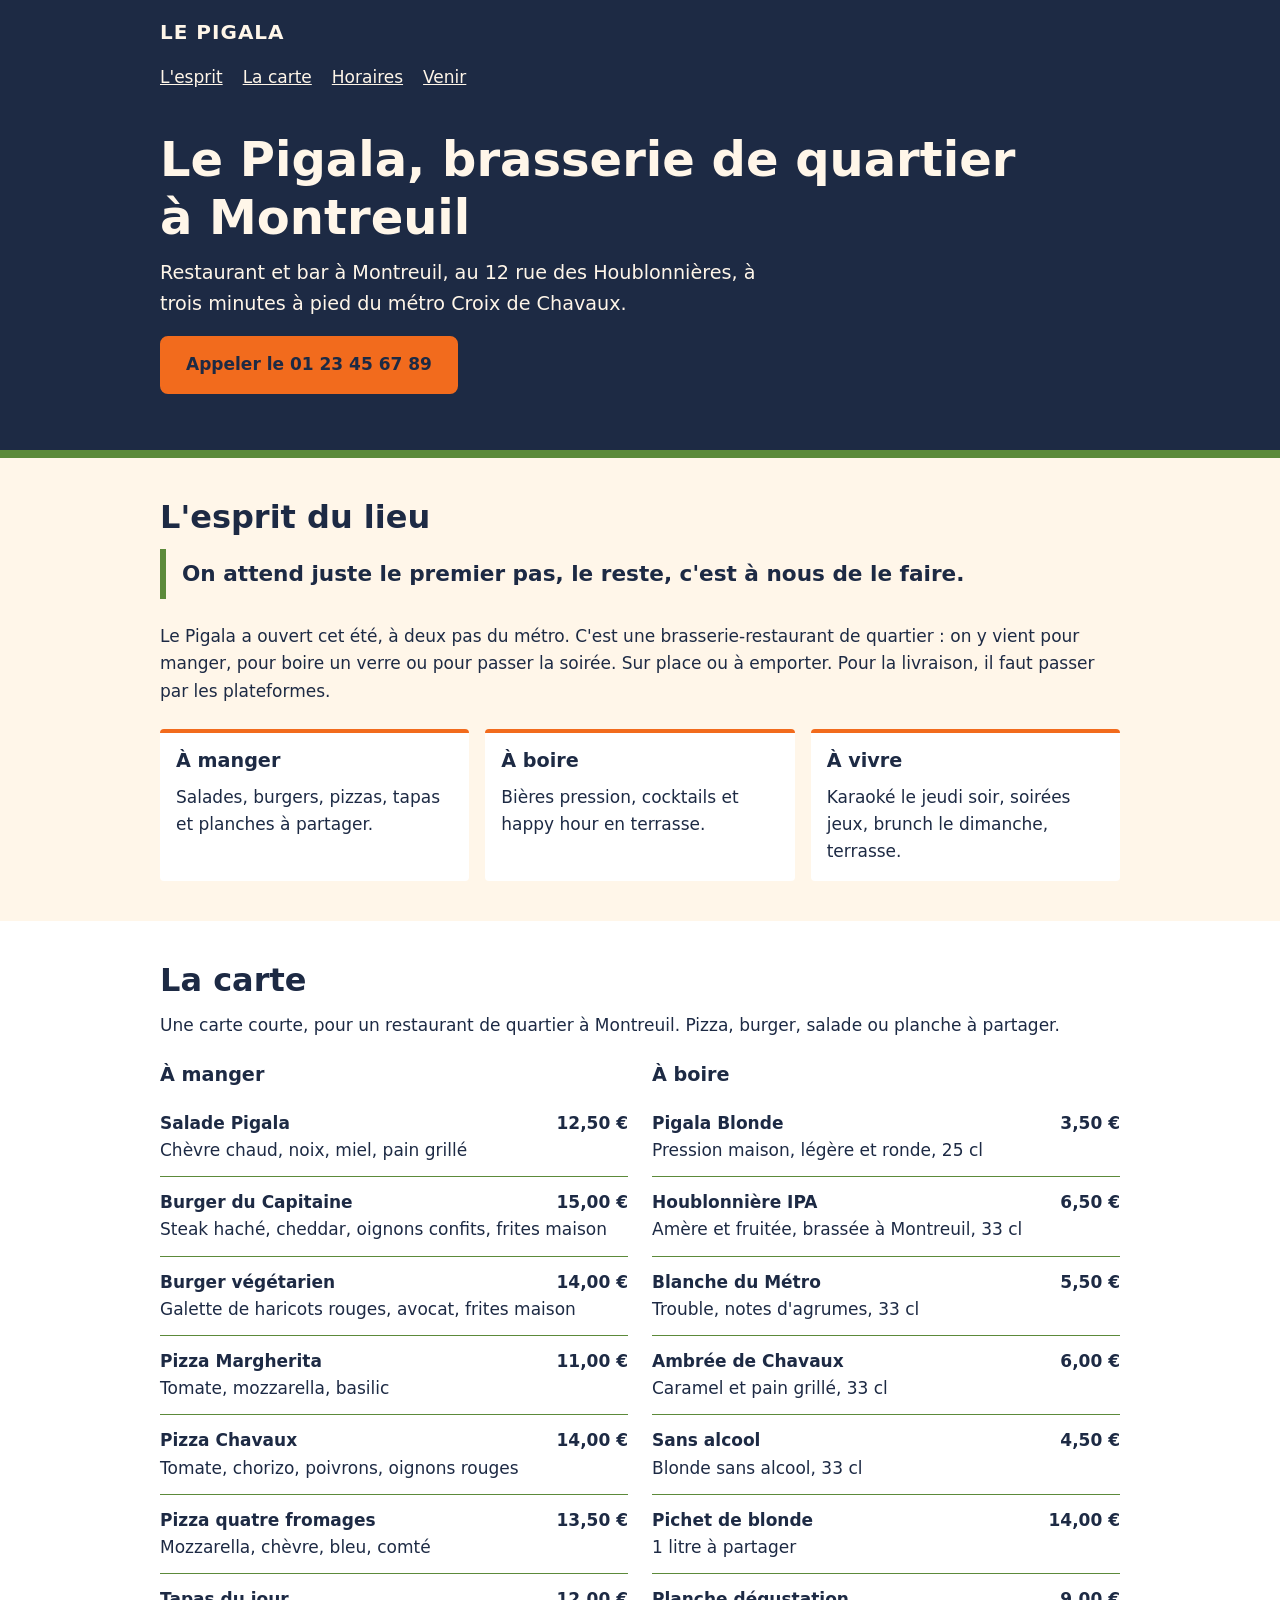
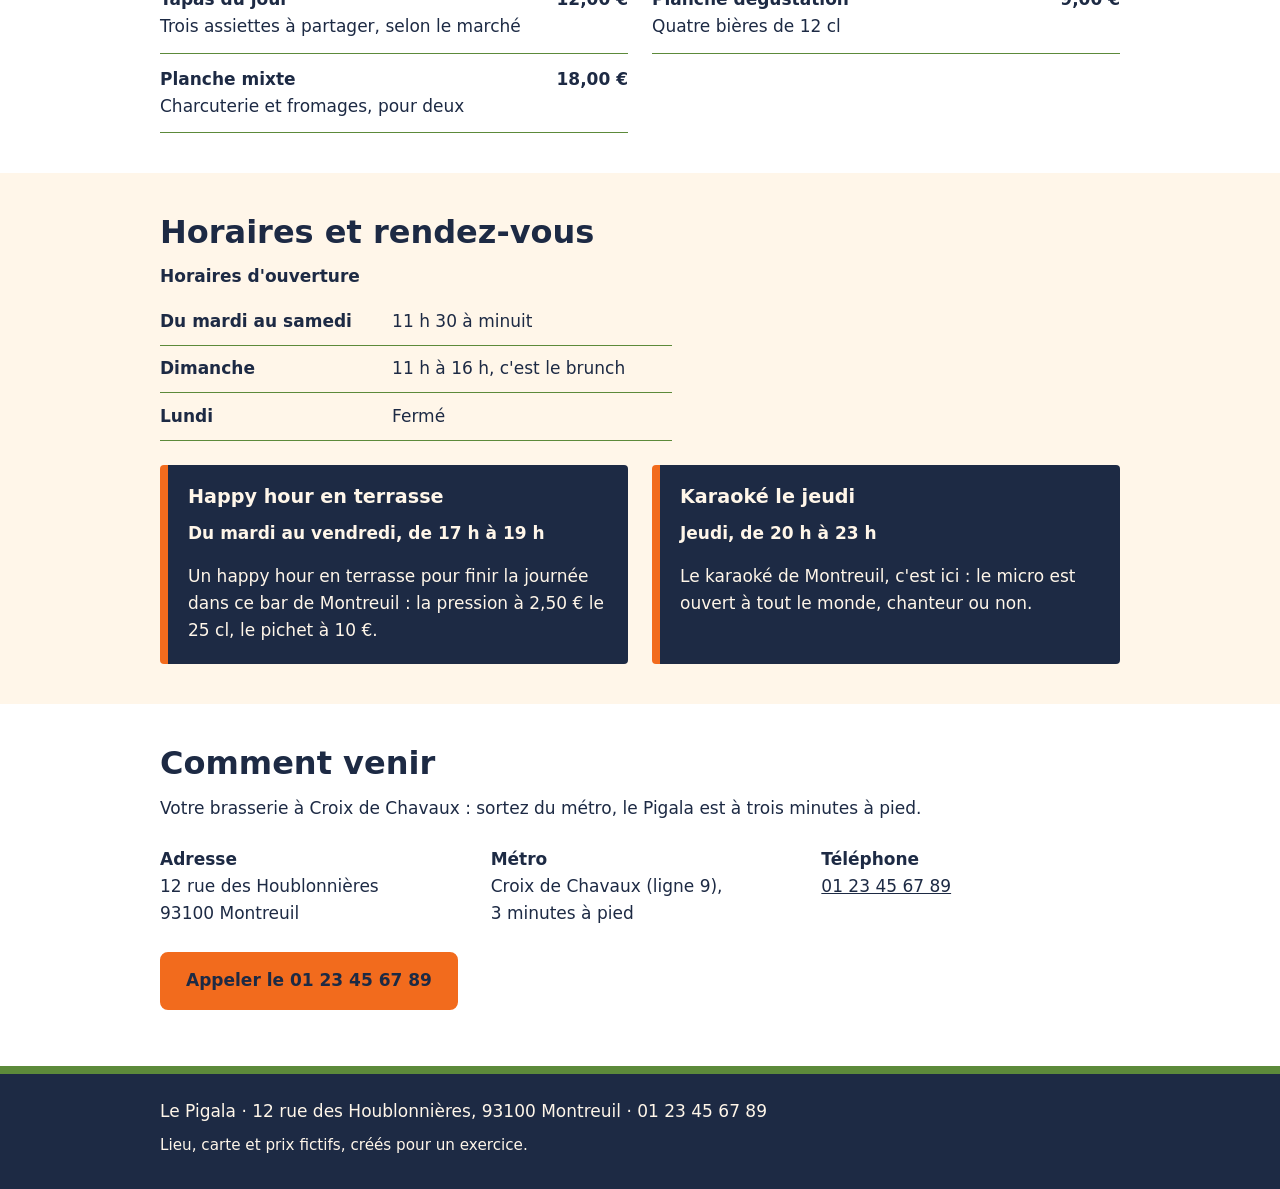
<file: exercices/01-trois-outils/depart/index.html>
<!DOCTYPE html>
<html lang="fr">
<head>
  <meta charset="utf-8">
  <meta name="viewport" content="width=device-width, initial-scale=1">
  <title>Le Pigala, restaurant et bar à Montreuil, près de Croix de Chavaux</title>
  <meta name="description" content="Le Pigala, brasserie de quartier à Montreuil : pizzas, burgers, bières pression, happy hour en terrasse et karaoké le jeudi. 12 rue des Houblonnières, à trois minutes du métro Croix de Chavaux.">
  <link rel="stylesheet" href="style.css">
</head>
<body>
  <a class="lien-evitement" href="#contenu">Aller au contenu</a>

  <header class="entete">
    <div class="conteneur">
      <p class="marque">Le Pigala</p>
      <nav aria-label="Navigation principale">
        <ul class="menu">
          <li><a href="#esprit">L'esprit</a></li>
          <li><a href="#carte">La carte</a></li>
          <li><a href="#horaires">Horaires</a></li>
          <li><a href="#venir">Venir</a></li>
        </ul>
      </nav>

      <h1>Le Pigala, brasserie de quartier à&nbsp;Montreuil</h1>
      <p class="accroche">
        Restaurant et bar à Montreuil, au 12&nbsp;rue des Houblonnières,
        à trois minutes à pied du métro Croix de&nbsp;Chavaux.
      </p>
      <p>
        <a class="bouton" href="tel:0123456789">Appeler le 01&nbsp;23&nbsp;45&nbsp;67&nbsp;89</a>
      </p>
    </div>
  </header>

  <main id="contenu">

    <section id="esprit" class="bloc bloc-creme" aria-labelledby="titre-esprit">
      <div class="conteneur">
        <h2 id="titre-esprit">L'esprit du lieu</h2>
        <blockquote class="citation">
          <p>On attend juste le premier pas, le reste, c'est à nous de le faire.</p>
        </blockquote>
        <p>
          Le Pigala a ouvert cet été, à deux pas du métro. C'est une brasserie-restaurant
          de quartier : on y vient pour manger, pour boire un verre ou pour passer la soirée.
          Sur place ou à emporter. Pour la livraison, il faut passer par les plateformes.
        </p>
        <ul class="trois">
          <li>
            <h3>À manger</h3>
            <p>Salades, burgers, pizzas, tapas et planches à partager.</p>
          </li>
          <li>
            <h3>À boire</h3>
            <p>Bières pression, cocktails et happy hour en terrasse.</p>
          </li>
          <li>
            <h3>À vivre</h3>
            <p>Karaoké le jeudi soir, soirées jeux, brunch le dimanche, terrasse.</p>
          </li>
        </ul>
      </div>
    </section>

    <section id="carte" class="bloc bloc-blanc" aria-labelledby="titre-carte">
      <div class="conteneur">
        <h2 id="titre-carte">La carte</h2>
        <p>
          Une carte courte, pour un restaurant de quartier à Montreuil.
          Pizza, burger, salade ou planche à partager.
        </p>

        <div class="colonnes">
          <div>
            <h3>À manger</h3>
            <ul class="plats">
              <li>
                <span class="nom">Salade Pigala</span>
                <span class="prix">12,50&nbsp;€</span>
                <span class="detail">Chèvre chaud, noix, miel, pain grillé</span>
              </li>
              <li>
                <span class="nom">Burger du Capitaine</span>
                <span class="prix">15,00&nbsp;€</span>
                <span class="detail">Steak haché, cheddar, oignons confits, frites maison</span>
              </li>
              <li>
                <span class="nom">Burger végétarien</span>
                <span class="prix">14,00&nbsp;€</span>
                <span class="detail">Galette de haricots rouges, avocat, frites maison</span>
              </li>
              <li>
                <span class="nom">Pizza Margherita</span>
                <span class="prix">11,00&nbsp;€</span>
                <span class="detail">Tomate, mozzarella, basilic</span>
              </li>
              <li>
                <span class="nom">Pizza Chavaux</span>
                <span class="prix">14,00&nbsp;€</span>
                <span class="detail">Tomate, chorizo, poivrons, oignons rouges</span>
              </li>
              <li>
                <span class="nom">Pizza quatre fromages</span>
                <span class="prix">13,50&nbsp;€</span>
                <span class="detail">Mozzarella, chèvre, bleu, comté</span>
              </li>
              <li>
                <span class="nom">Tapas du jour</span>
                <span class="prix">12,00&nbsp;€</span>
                <span class="detail">Trois assiettes à partager, selon le marché</span>
              </li>
              <li>
                <span class="nom">Planche mixte</span>
                <span class="prix">18,00&nbsp;€</span>
                <span class="detail">Charcuterie et fromages, pour deux</span>
              </li>
            </ul>
          </div>

          <div>
            <h3>À boire</h3>
            <ul class="plats">
              <li>
                <span class="nom">Pigala Blonde</span>
                <span class="prix">3,50&nbsp;€</span>
                <span class="detail">Pression maison, légère et ronde, 25&nbsp;cl</span>
              </li>
              <li>
                <span class="nom">Houblonnière IPA</span>
                <span class="prix">6,50&nbsp;€</span>
                <span class="detail">Amère et fruitée, brassée à Montreuil, 33&nbsp;cl</span>
              </li>
              <li>
                <span class="nom">Blanche du Métro</span>
                <span class="prix">5,50&nbsp;€</span>
                <span class="detail">Trouble, notes d'agrumes, 33&nbsp;cl</span>
              </li>
              <li>
                <span class="nom">Ambrée de Chavaux</span>
                <span class="prix">6,00&nbsp;€</span>
                <span class="detail">Caramel et pain grillé, 33&nbsp;cl</span>
              </li>
              <li>
                <span class="nom">Sans alcool</span>
                <span class="prix">4,50&nbsp;€</span>
                <span class="detail">Blonde sans alcool, 33&nbsp;cl</span>
              </li>
              <li>
                <span class="nom">Pichet de blonde</span>
                <span class="prix">14,00&nbsp;€</span>
                <span class="detail">1&nbsp;litre à partager</span>
              </li>
              <li>
                <span class="nom">Planche dégustation</span>
                <span class="prix">9,00&nbsp;€</span>
                <span class="detail">Quatre bières de 12&nbsp;cl</span>
              </li>
            </ul>
          </div>
        </div>
      </div>
    </section>

    <section id="horaires" class="bloc bloc-creme" aria-labelledby="titre-horaires">
      <div class="conteneur">
        <h2 id="titre-horaires">Horaires et rendez-vous</h2>

        <table class="horaires">
          <caption>Horaires d'ouverture</caption>
          <tbody>
            <tr>
              <th scope="row">Du mardi au samedi</th>
              <td>11&nbsp;h&nbsp;30 à minuit</td>
            </tr>
            <tr>
              <th scope="row">Dimanche</th>
              <td>11&nbsp;h à 16&nbsp;h, c'est le brunch</td>
            </tr>
            <tr>
              <th scope="row">Lundi</th>
              <td>Fermé</td>
            </tr>
          </tbody>
        </table>

        <div class="colonnes">
          <article class="rdv">
            <h3>Happy hour en terrasse</h3>
            <p class="quand">Du mardi au vendredi, de 17&nbsp;h à 19&nbsp;h</p>
            <p>
              Un happy hour en terrasse pour finir la journée dans ce bar de Montreuil :
              la pression à 2,50&nbsp;€ le 25&nbsp;cl, le pichet à 10&nbsp;€.
            </p>
          </article>
          <article class="rdv">
            <h3>Karaoké le jeudi</h3>
            <p class="quand">Jeudi, de 20&nbsp;h à 23&nbsp;h</p>
            <p>
              Le karaoké de Montreuil, c'est ici : le micro est ouvert à tout le monde,
              chanteur ou non.
            </p>
          </article>
        </div>
      </div>
    </section>

    <section id="venir" class="bloc bloc-blanc" aria-labelledby="titre-venir">
      <div class="conteneur">
        <h2 id="titre-venir">Comment venir</h2>
        <p>
          Votre brasserie à Croix de Chavaux : sortez du métro, le Pigala est à trois minutes à pied.
        </p>
        <address class="adresse">
          <p><strong>Adresse</strong><br>12&nbsp;rue des Houblonnières<br>93100&nbsp;Montreuil</p>
          <p><strong>Métro</strong><br>Croix de Chavaux (ligne&nbsp;9), 3&nbsp;minutes à pied</p>
          <p><strong>Téléphone</strong><br><a href="tel:0123456789">01&nbsp;23&nbsp;45&nbsp;67&nbsp;89</a></p>
        </address>
        <p>
          <a class="bouton" href="tel:0123456789">Appeler le 01&nbsp;23&nbsp;45&nbsp;67&nbsp;89</a>
        </p>
      </div>
    </section>

  </main>

  <footer class="pied">
    <div class="conteneur">
      <p>Le Pigala · 12&nbsp;rue des Houblonnières, 93100&nbsp;Montreuil · 01&nbsp;23&nbsp;45&nbsp;67&nbsp;89</p>
      <p class="mention">Lieu, carte et prix fictifs, créés pour un exercice.</p>
    </div>
  </footer>
</body>
</html>
</file>
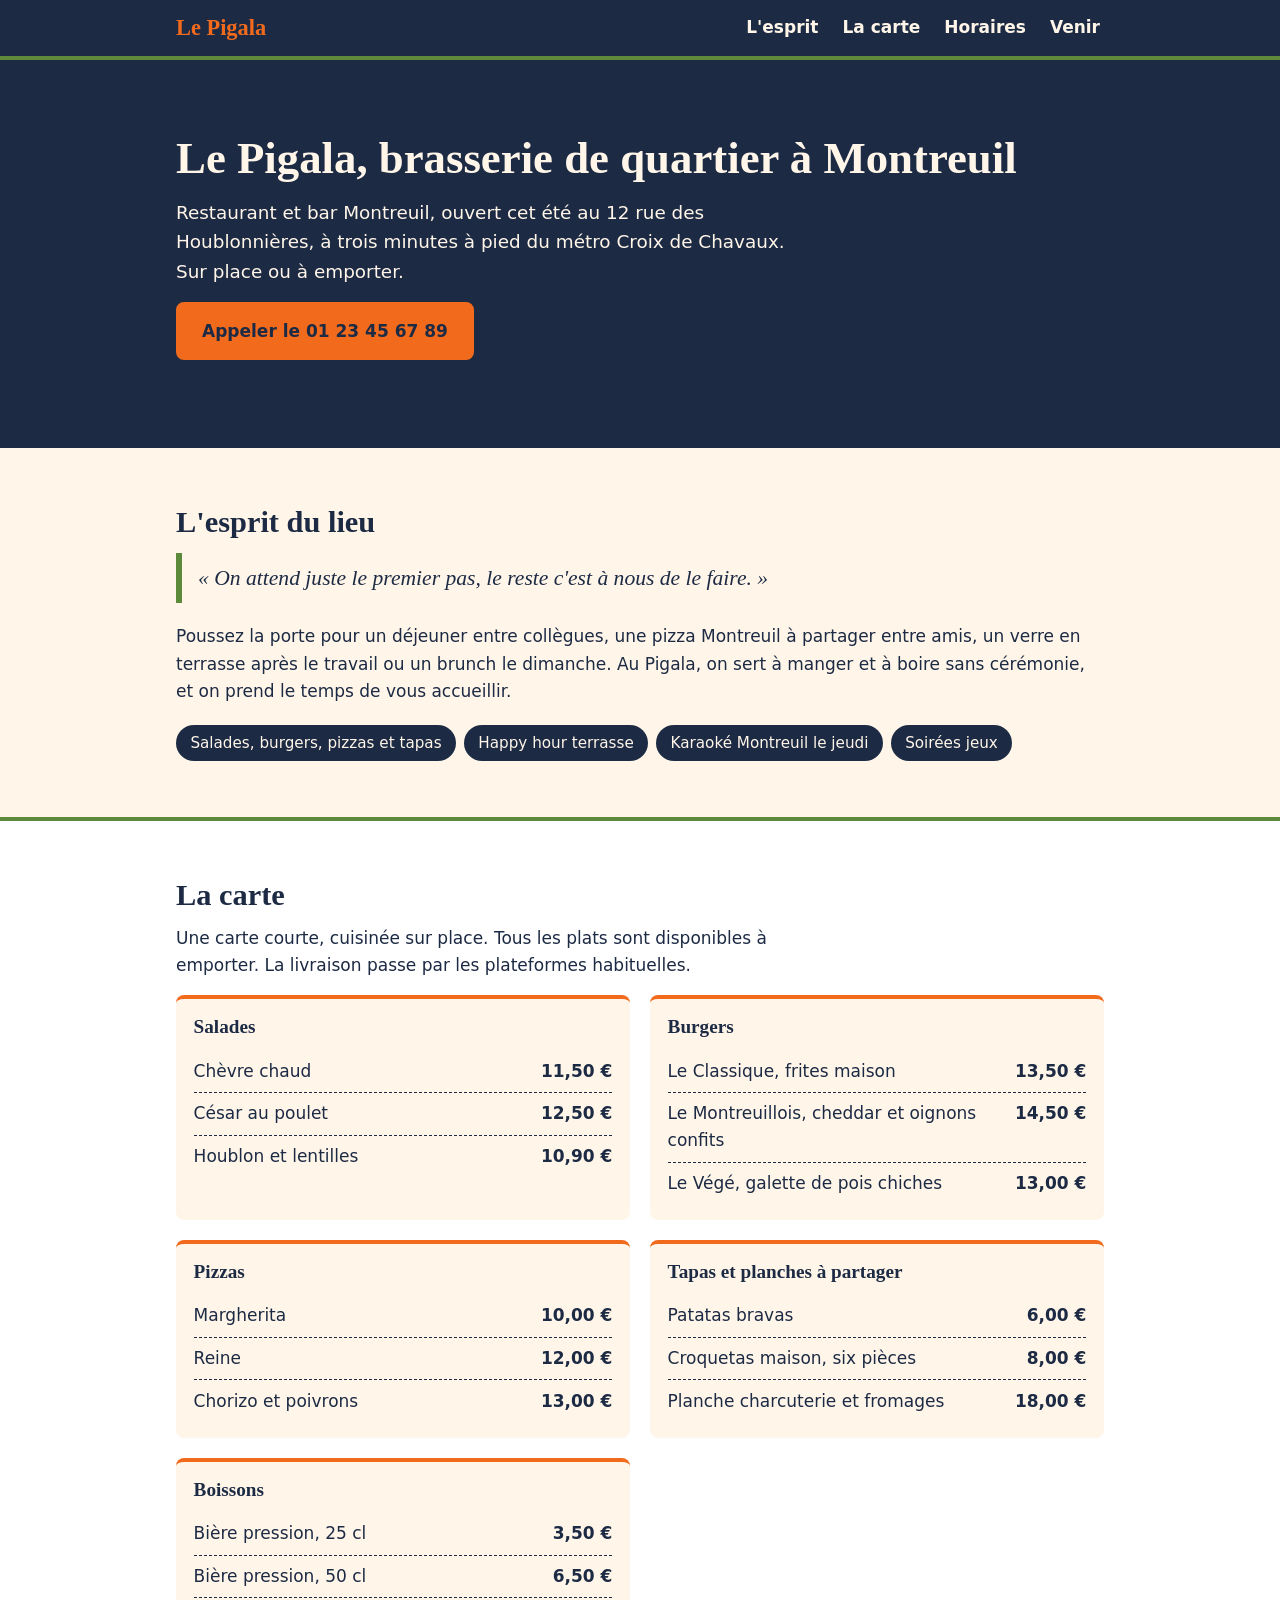
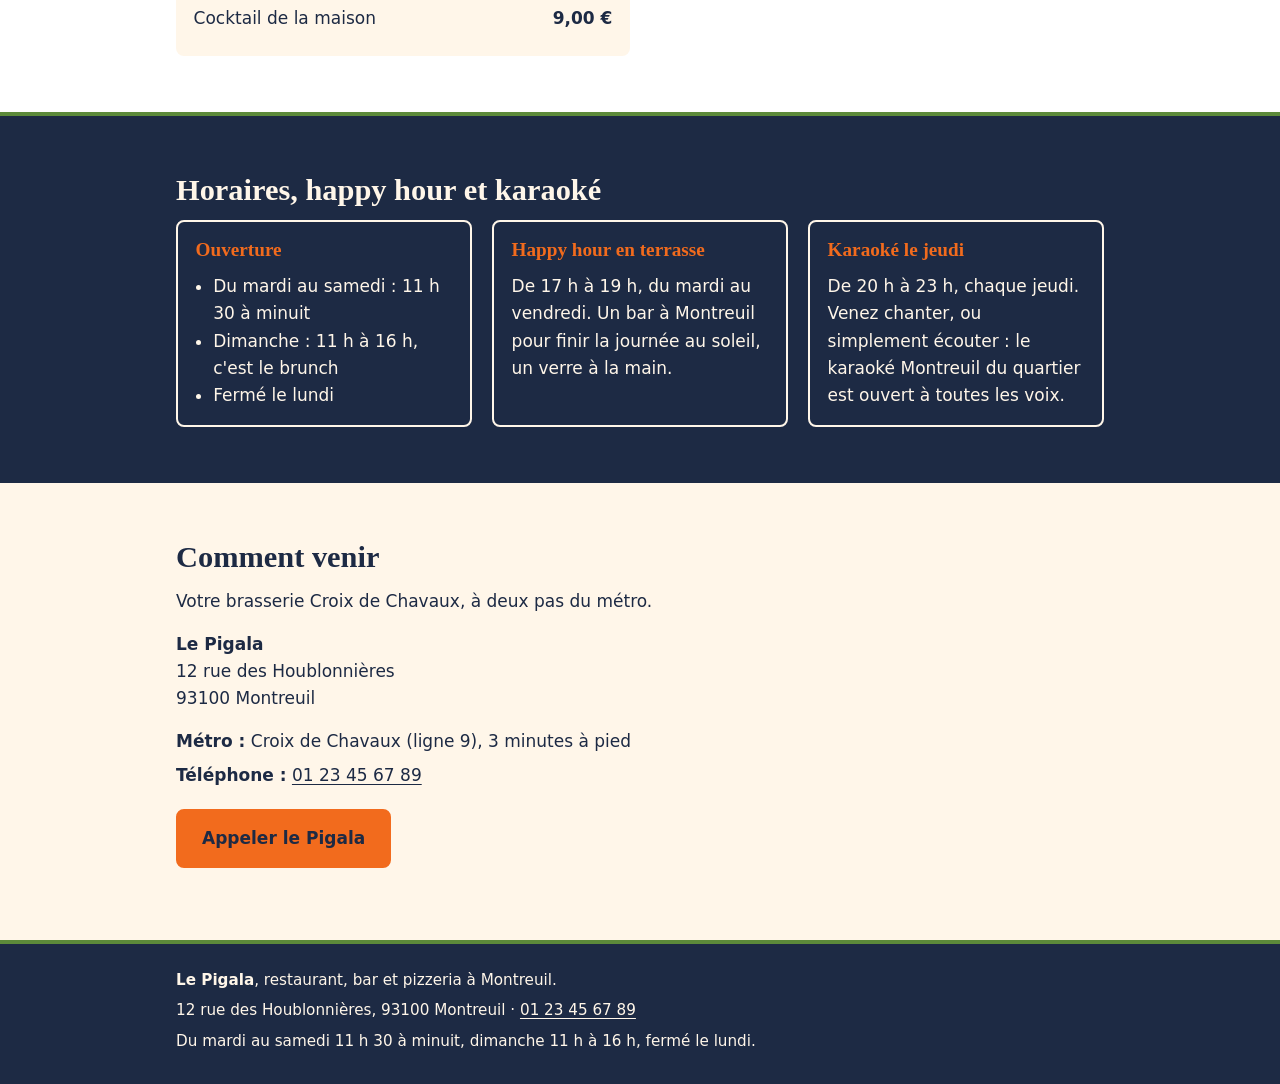
<file: exercices/02-page-en-un-prompt/depart/index.html>
<!DOCTYPE html>
<html lang="fr">
<head>
  <meta charset="utf-8">
  <meta name="viewport" content="width=device-width, initial-scale=1">
  <title>Le Pigala | Brasserie, bar et restaurant à Montreuil, Croix de Chavaux</title>
  <meta name="description" content="Le Pigala, brasserie de quartier à Montreuil, à 3 minutes du métro Croix de Chavaux : pizzas, burgers, tapas, happy hour en terrasse, karaoké le jeudi et brunch le week-end.">
  <link rel="stylesheet" href="style.css">
</head>
<body>
  <a class="lien-evitement" href="#carte">Aller à la carte</a>

  <header class="entete">
    <div class="conteneur">
      <p class="marque">Le Pigala</p>
      <nav aria-label="Navigation principale">
        <ul class="menu">
          <li><a href="#esprit">L'esprit</a></li>
          <li><a href="#carte">La carte</a></li>
          <li><a href="#horaires">Horaires</a></li>
          <li><a href="#venir">Venir</a></li>
        </ul>
      </nav>
    </div>
  </header>

  <main>
    <section class="accroche" aria-labelledby="titre-principal">
      <div class="conteneur">
        <h1 id="titre-principal">Le Pigala, brasserie de quartier à Montreuil</h1>
        <p class="chapeau">
          Restaurant et bar Montreuil, ouvert cet été au 12 rue des Houblonnières,
          à trois minutes à pied du métro Croix de Chavaux. Sur place ou à emporter.
        </p>
        <p>
          <a class="bouton" href="tel:+33123456789">Appeler le 01 23 45 67 89</a>
        </p>
      </div>
    </section>

    <section id="esprit" class="esprit" aria-labelledby="titre-esprit">
      <div class="conteneur">
        <h2 id="titre-esprit">L'esprit du lieu</h2>
        <blockquote>
          <p>« On attend juste le premier pas, le reste c'est à nous de le faire. »</p>
        </blockquote>
        <p>
          Poussez la porte pour un déjeuner entre collègues, une pizza Montreuil
          à partager entre amis, un verre en terrasse après le travail ou un brunch le dimanche.
          Au Pigala, on sert à manger et à boire sans cérémonie, et on prend le temps de vous accueillir.
        </p>
        <ul class="pastilles">
          <li>Salades, burgers, pizzas et tapas</li>
          <li>Happy hour terrasse</li>
          <li>Karaoké Montreuil le jeudi</li>
          <li>Soirées jeux</li>
        </ul>
      </div>
    </section>

    <section id="carte" class="carte" aria-labelledby="titre-carte">
      <div class="conteneur">
        <h2 id="titre-carte">La carte</h2>
        <p class="intro">
          Une carte courte, cuisinée sur place. Tous les plats sont disponibles à emporter.
          La livraison passe par les plateformes habituelles.
        </p>

        <div class="grille-carte">
          <article class="categorie">
            <h3>Salades</h3>
            <ul class="plats">
              <li><span class="nom">Chèvre chaud</span> <span class="prix">11,50 €</span></li>
              <li><span class="nom">César au poulet</span> <span class="prix">12,50 €</span></li>
              <li><span class="nom">Houblon et lentilles</span> <span class="prix">10,90 €</span></li>
            </ul>
          </article>

          <article class="categorie">
            <h3>Burgers</h3>
            <ul class="plats">
              <li><span class="nom">Le Classique, frites maison</span> <span class="prix">13,50 €</span></li>
              <li><span class="nom">Le Montreuillois, cheddar et oignons confits</span> <span class="prix">14,50 €</span></li>
              <li><span class="nom">Le Végé, galette de pois chiches</span> <span class="prix">13,00 €</span></li>
            </ul>
          </article>

          <article class="categorie">
            <h3>Pizzas</h3>
            <ul class="plats">
              <li><span class="nom">Margherita</span> <span class="prix">10,00 €</span></li>
              <li><span class="nom">Reine</span> <span class="prix">12,00 €</span></li>
              <li><span class="nom">Chorizo et poivrons</span> <span class="prix">13,00 €</span></li>
            </ul>
          </article>

          <article class="categorie">
            <h3>Tapas et planches à partager</h3>
            <ul class="plats">
              <li><span class="nom">Patatas bravas</span> <span class="prix">6,00 €</span></li>
              <li><span class="nom">Croquetas maison, six pièces</span> <span class="prix">8,00 €</span></li>
              <li><span class="nom">Planche charcuterie et fromages</span> <span class="prix">18,00 €</span></li>
            </ul>
          </article>

          <article class="categorie">
            <h3>Boissons</h3>
            <ul class="plats">
              <li><span class="nom">Bière pression, 25 cl</span> <span class="prix">3,50 €</span></li>
              <li><span class="nom">Bière pression, 50 cl</span> <span class="prix">6,50 €</span></li>
              <li><span class="nom">Cocktail de la maison</span> <span class="prix">9,00 €</span></li>
            </ul>
          </article>
        </div>
      </div>
    </section>

    <section id="horaires" class="horaires" aria-labelledby="titre-horaires">
      <div class="conteneur">
        <h2 id="titre-horaires">Horaires, happy hour et karaoké</h2>

        <div class="blocs">
          <div class="bloc">
            <h3>Ouverture</h3>
            <ul>
              <li>Du mardi au samedi : 11 h 30 à minuit</li>
              <li>Dimanche : 11 h à 16 h, c'est le brunch</li>
              <li>Fermé le lundi</li>
            </ul>
          </div>

          <div class="bloc">
            <h3>Happy hour en terrasse</h3>
            <p>
              De 17 h à 19 h, du mardi au vendredi. Un bar à Montreuil
              pour finir la journée au soleil, un verre à la main.
            </p>
          </div>

          <div class="bloc">
            <h3>Karaoké le jeudi</h3>
            <p>
              De 20 h à 23 h, chaque jeudi. Venez chanter, ou simplement écouter :
              le karaoké Montreuil du quartier est ouvert à toutes les voix.
            </p>
          </div>
        </div>
      </div>
    </section>

    <section id="venir" class="venir" aria-labelledby="titre-venir">
      <div class="conteneur">
        <h2 id="titre-venir">Comment venir</h2>
        <p>
          Votre brasserie Croix de Chavaux, à deux pas du métro.
        </p>
        <address>
          <p><strong>Le Pigala</strong><br>
          12 rue des Houblonnières<br>
          93100 Montreuil</p>
        </address>
        <ul class="infos">
          <li><strong>Métro :</strong> Croix de Chavaux (ligne 9), 3 minutes à pied</li>
          <li><strong>Téléphone :</strong> <a href="tel:+33123456789">01 23 45 67 89</a></li>
        </ul>
        <p>
          <a class="bouton" href="tel:+33123456789">Appeler le Pigala</a>
        </p>
      </div>
    </section>
  </main>

  <footer class="pied">
    <div class="conteneur">
      <p><strong>Le Pigala</strong>, restaurant, bar et pizzeria à Montreuil.</p>
      <p>12 rue des Houblonnières, 93100 Montreuil · <a href="tel:+33123456789">01 23 45 67 89</a></p>
      <p>Du mardi au samedi 11 h 30 à minuit, dimanche 11 h à 16 h, fermé le lundi.</p>
    </div>
  </footer>
</body>
</html>
</file>
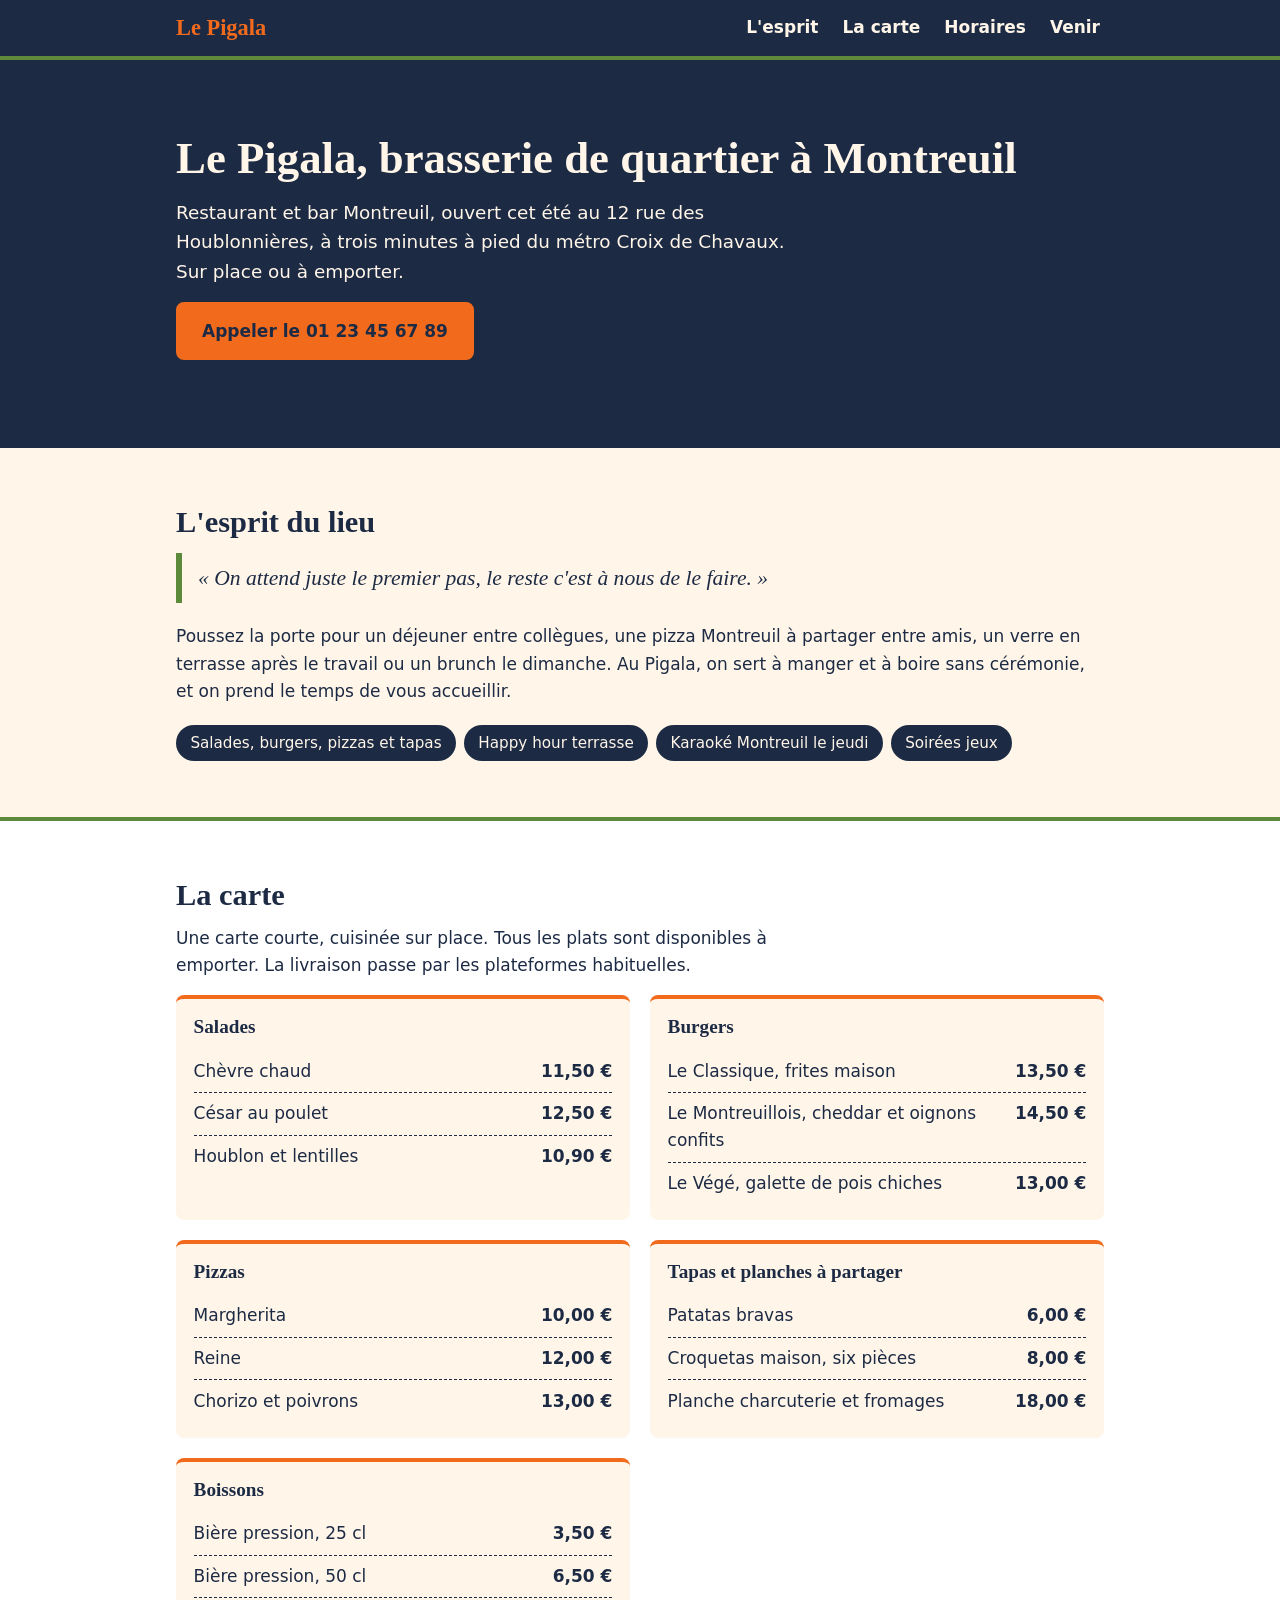
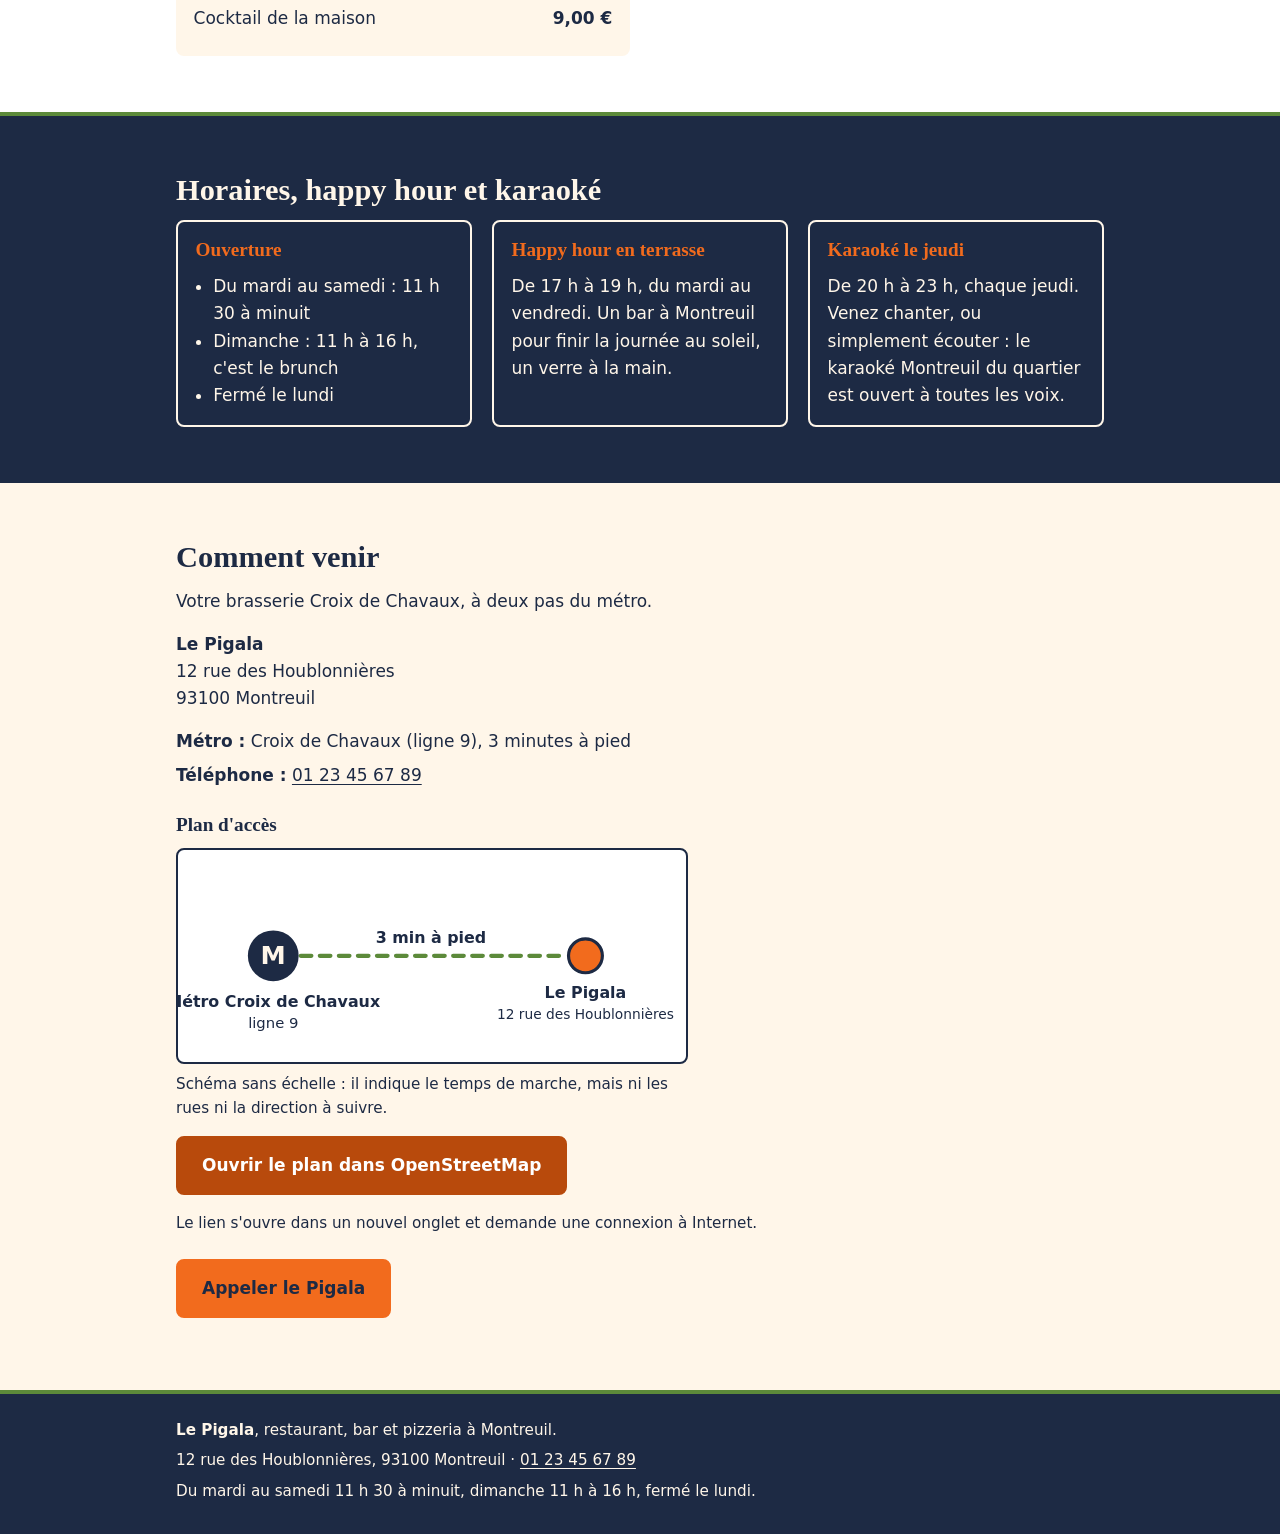
<file: exercices/04-regles-du-projet/depart/index.html>
<!DOCTYPE html>
<html lang="fr">
<head>
  <meta charset="utf-8">
  <meta name="viewport" content="width=device-width, initial-scale=1">
  <title>Le Pigala | Brasserie, bar et restaurant à Montreuil, Croix de Chavaux</title>
  <meta name="description" content="Le Pigala, brasserie de quartier à Montreuil, à 3 minutes du métro Croix de Chavaux : pizzas, burgers, tapas, happy hour en terrasse, karaoké le jeudi et brunch le week-end.">
  <link rel="stylesheet" href="style.css">
  <link rel="stylesheet" href="css/plan-acces.css">
</head>
<body>
  <a class="lien-evitement" href="#carte">Aller à la carte</a>

  <header class="entete">
    <div class="conteneur">
      <p class="marque">Le Pigala</p>
      <nav aria-label="Navigation principale">
        <ul class="menu">
          <li><a href="#esprit">L'esprit</a></li>
          <li><a href="#carte">La carte</a></li>
          <li><a href="#horaires">Horaires</a></li>
          <li><a href="#venir">Venir</a></li>
        </ul>
      </nav>
    </div>
  </header>

  <main>
    <section class="accroche" aria-labelledby="titre-principal">
      <div class="conteneur">
        <h1 id="titre-principal">Le Pigala, brasserie de quartier à Montreuil</h1>
        <p class="chapeau">
          Restaurant et bar Montreuil, ouvert cet été au 12 rue des Houblonnières,
          à trois minutes à pied du métro Croix de Chavaux. Sur place ou à emporter.
        </p>
        <p>
          <a class="bouton" href="tel:+33123456789">Appeler le 01 23 45 67 89</a>
        </p>
      </div>
    </section>

    <section id="esprit" class="esprit" aria-labelledby="titre-esprit">
      <div class="conteneur">
        <h2 id="titre-esprit">L'esprit du lieu</h2>
        <blockquote>
          <p>« On attend juste le premier pas, le reste c'est à nous de le faire. »</p>
        </blockquote>
        <p>
          Poussez la porte pour un déjeuner entre collègues, une pizza Montreuil
          à partager entre amis, un verre en terrasse après le travail ou un brunch le dimanche.
          Au Pigala, on sert à manger et à boire sans cérémonie, et on prend le temps de vous accueillir.
        </p>
        <ul class="pastilles">
          <li>Salades, burgers, pizzas et tapas</li>
          <li>Happy hour terrasse</li>
          <li>Karaoké Montreuil le jeudi</li>
          <li>Soirées jeux</li>
        </ul>
      </div>
    </section>

    <section id="carte" class="carte" aria-labelledby="titre-carte">
      <div class="conteneur">
        <h2 id="titre-carte">La carte</h2>
        <p class="intro">
          Une carte courte, cuisinée sur place. Tous les plats sont disponibles à emporter.
          La livraison passe par les plateformes habituelles.
        </p>

        <div class="grille-carte">
          <article class="categorie">
            <h3>Salades</h3>
            <ul class="plats">
              <li><span class="nom">Chèvre chaud</span> <span class="prix">11,50 €</span></li>
              <li><span class="nom">César au poulet</span> <span class="prix">12,50 €</span></li>
              <li><span class="nom">Houblon et lentilles</span> <span class="prix">10,90 €</span></li>
            </ul>
          </article>

          <article class="categorie">
            <h3>Burgers</h3>
            <ul class="plats">
              <li><span class="nom">Le Classique, frites maison</span> <span class="prix">13,50 €</span></li>
              <li><span class="nom">Le Montreuillois, cheddar et oignons confits</span> <span class="prix">14,50 €</span></li>
              <li><span class="nom">Le Végé, galette de pois chiches</span> <span class="prix">13,00 €</span></li>
            </ul>
          </article>

          <article class="categorie">
            <h3>Pizzas</h3>
            <ul class="plats">
              <li><span class="nom">Margherita</span> <span class="prix">10,00 €</span></li>
              <li><span class="nom">Reine</span> <span class="prix">12,00 €</span></li>
              <li><span class="nom">Chorizo et poivrons</span> <span class="prix">13,00 €</span></li>
            </ul>
          </article>

          <article class="categorie">
            <h3>Tapas et planches à partager</h3>
            <ul class="plats">
              <li><span class="nom">Patatas bravas</span> <span class="prix">6,00 €</span></li>
              <li><span class="nom">Croquetas maison, six pièces</span> <span class="prix">8,00 €</span></li>
              <li><span class="nom">Planche charcuterie et fromages</span> <span class="prix">18,00 €</span></li>
            </ul>
          </article>

          <article class="categorie">
            <h3>Boissons</h3>
            <ul class="plats">
              <li><span class="nom">Bière pression, 25 cl</span> <span class="prix">3,50 €</span></li>
              <li><span class="nom">Bière pression, 50 cl</span> <span class="prix">6,50 €</span></li>
              <li><span class="nom">Cocktail de la maison</span> <span class="prix">9,00 €</span></li>
            </ul>
          </article>
        </div>
      </div>
    </section>

    <section id="horaires" class="horaires" aria-labelledby="titre-horaires">
      <div class="conteneur">
        <h2 id="titre-horaires">Horaires, happy hour et karaoké</h2>

        <div class="blocs">
          <div class="bloc">
            <h3>Ouverture</h3>
            <ul>
              <li>Du mardi au samedi : 11 h 30 à minuit</li>
              <li>Dimanche : 11 h à 16 h, c'est le brunch</li>
              <li>Fermé le lundi</li>
            </ul>
          </div>

          <div class="bloc">
            <h3>Happy hour en terrasse</h3>
            <p>
              De 17 h à 19 h, du mardi au vendredi. Un bar à Montreuil
              pour finir la journée au soleil, un verre à la main.
            </p>
          </div>

          <div class="bloc">
            <h3>Karaoké le jeudi</h3>
            <p>
              De 20 h à 23 h, chaque jeudi. Venez chanter, ou simplement écouter :
              le karaoké Montreuil du quartier est ouvert à toutes les voix.
            </p>
          </div>
        </div>
      </div>
    </section>

    <section id="venir" class="venir" aria-labelledby="titre-venir">
      <div class="conteneur">
        <h2 id="titre-venir">Comment venir</h2>
        <p>
          Votre brasserie Croix de Chavaux, à deux pas du métro.
        </p>
        <address>
          <p><strong>Le Pigala</strong><br>
          12 rue des Houblonnières<br>
          93100 Montreuil</p>
        </address>
        <ul class="infos">
          <li><strong>Métro :</strong> Croix de Chavaux (ligne 9), 3 minutes à pied</li>
          <li><strong>Téléphone :</strong> <a href="tel:+33123456789">01 23 45 67 89</a></li>
        </ul>

        <!-- DÉBUT plan-acces -->
        <div class="plan-acces">
          <h3 id="titre-plan-acces">Plan d'accès</h3>
          <figure>
            <svg viewBox="0 0 480 200" role="img" aria-labelledby="plan-titre plan-desc">
              <title id="plan-titre">Schéma d'accès au Pigala depuis le métro Croix de Chavaux</title>
              <desc id="plan-desc">Deux repères reliés par un trait en pointillés : à gauche la station de métro Croix de Chavaux, ligne 9 ; à droite Le Pigala, 12 rue des Houblonnières. Il faut compter 3 minutes à pied entre les deux.</desc>
              <line x1="116" y1="100" x2="362" y2="100" stroke="#5C8A3A" stroke-width="4" stroke-dasharray="10 8" stroke-linecap="round"/>
              <circle cx="90" cy="100" r="24" fill="#1D2A44"/>
              <text class="plan-metro-lettre" x="90" y="108" font-size="24" text-anchor="middle">M</text>
              <text class="plan-etiquette" x="90" y="148" font-size="15" text-anchor="middle">Métro Croix de Chavaux</text>
              <text x="90" y="168" font-size="14" text-anchor="middle">ligne 9</text>
              <circle cx="385" cy="100" r="16" fill="#F26B1D" stroke="#1D2A44" stroke-width="3"/>
              <text class="plan-etiquette" x="385" y="140" font-size="15" text-anchor="middle">Le Pigala</text>
              <text x="385" y="160" font-size="13" text-anchor="middle">12 rue des Houblonnières</text>
              <text class="plan-etiquette" x="239" y="88" font-size="15" text-anchor="middle">3 min à pied</text>
            </svg>
            <figcaption>Schéma sans échelle : il indique le temps de marche, mais ni les rues ni la direction à suivre.</figcaption>
          </figure>
          <p>
            <a class="bouton-plan" href="https://www.openstreetmap.org/search?query=12%20rue%20des%20Houblonni%C3%A8res%2C%2093100%20Montreuil" target="_blank" rel="noopener noreferrer">Ouvrir le plan dans OpenStreetMap</a>
          </p>
          <p class="plan-note">Le lien s'ouvre dans un nouvel onglet et demande une connexion à Internet.</p>
        </div>
        <!-- FIN plan-acces -->

        <p>
          <a class="bouton" href="tel:+33123456789">Appeler le Pigala</a>
        </p>
      </div>
    </section>
  </main>

  <footer class="pied">
    <div class="conteneur">
      <p><strong>Le Pigala</strong>, restaurant, bar et pizzeria à Montreuil.</p>
      <p>12 rue des Houblonnières, 93100 Montreuil · <a href="tel:+33123456789">01 23 45 67 89</a></p>
      <p>Du mardi au samedi 11 h 30 à minuit, dimanche 11 h à 16 h, fermé le lundi.</p>
    </div>
  </footer>
</body>
</html>
</file>
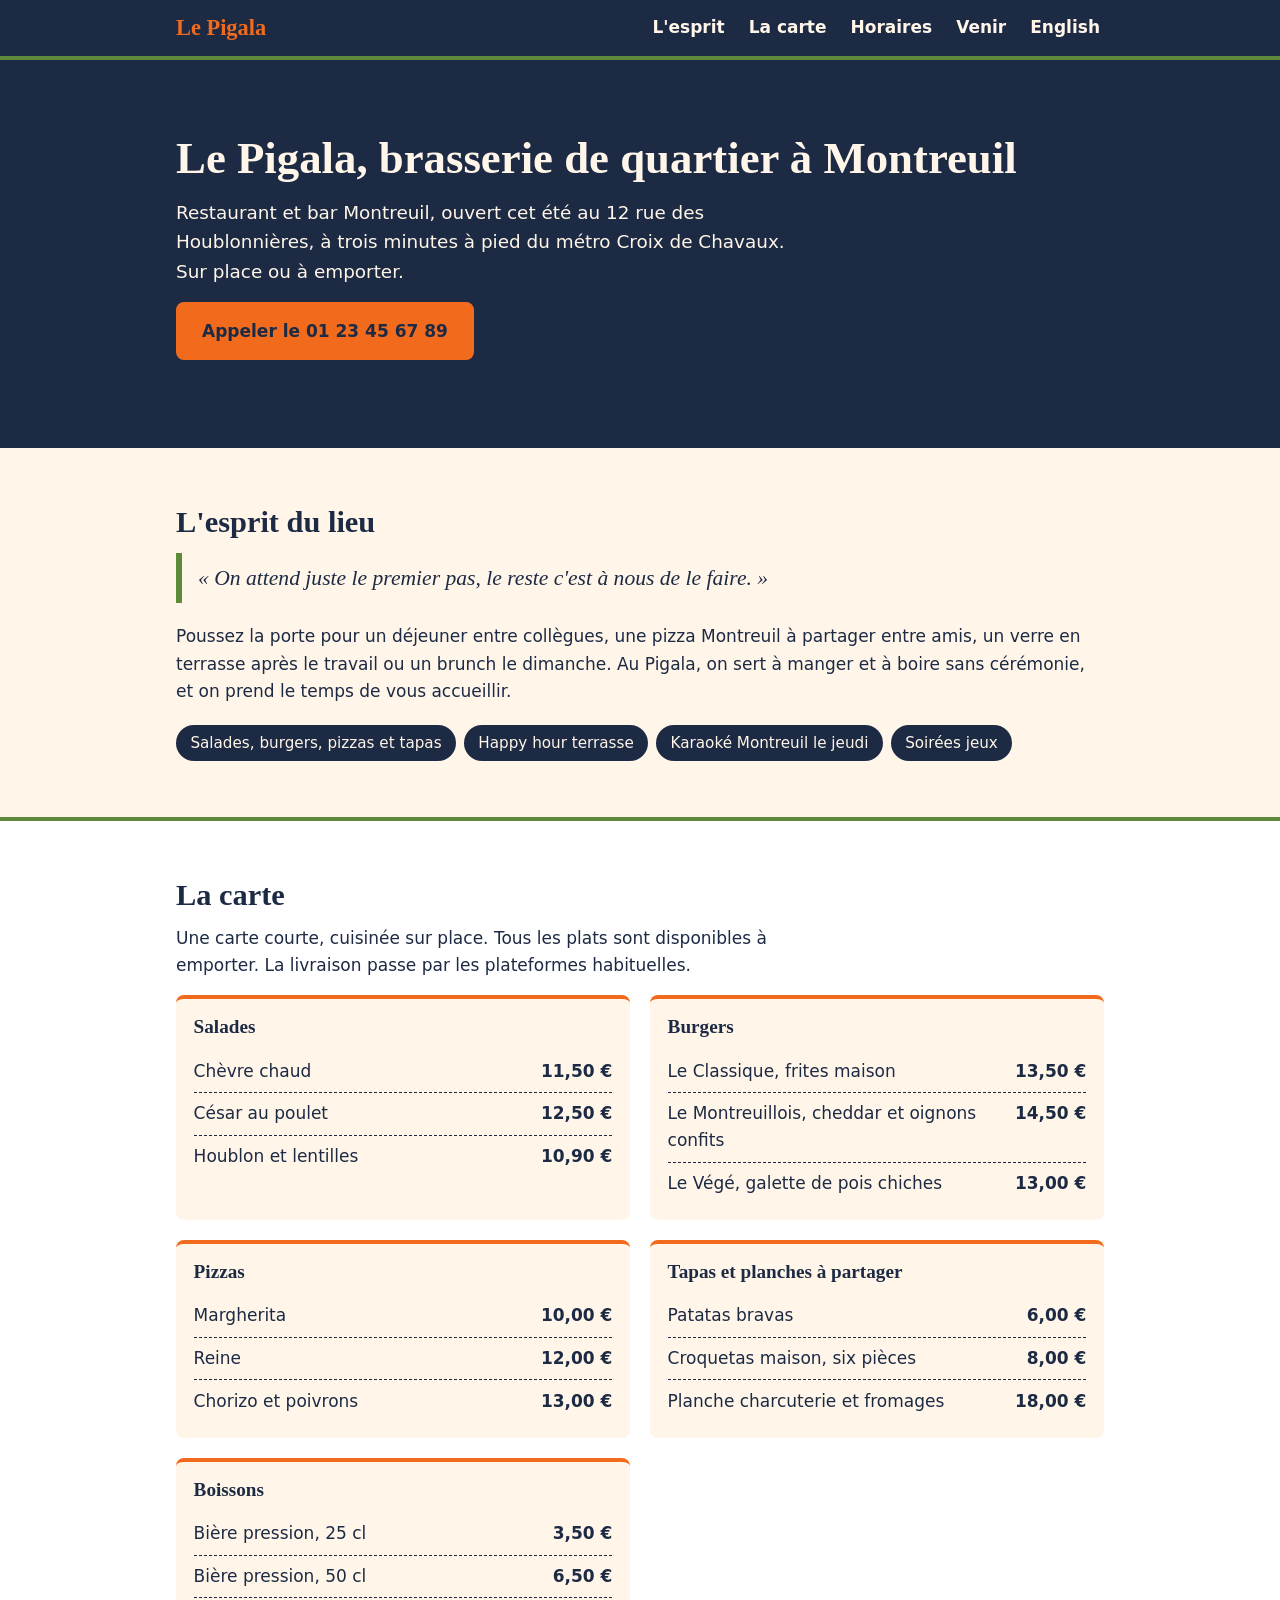
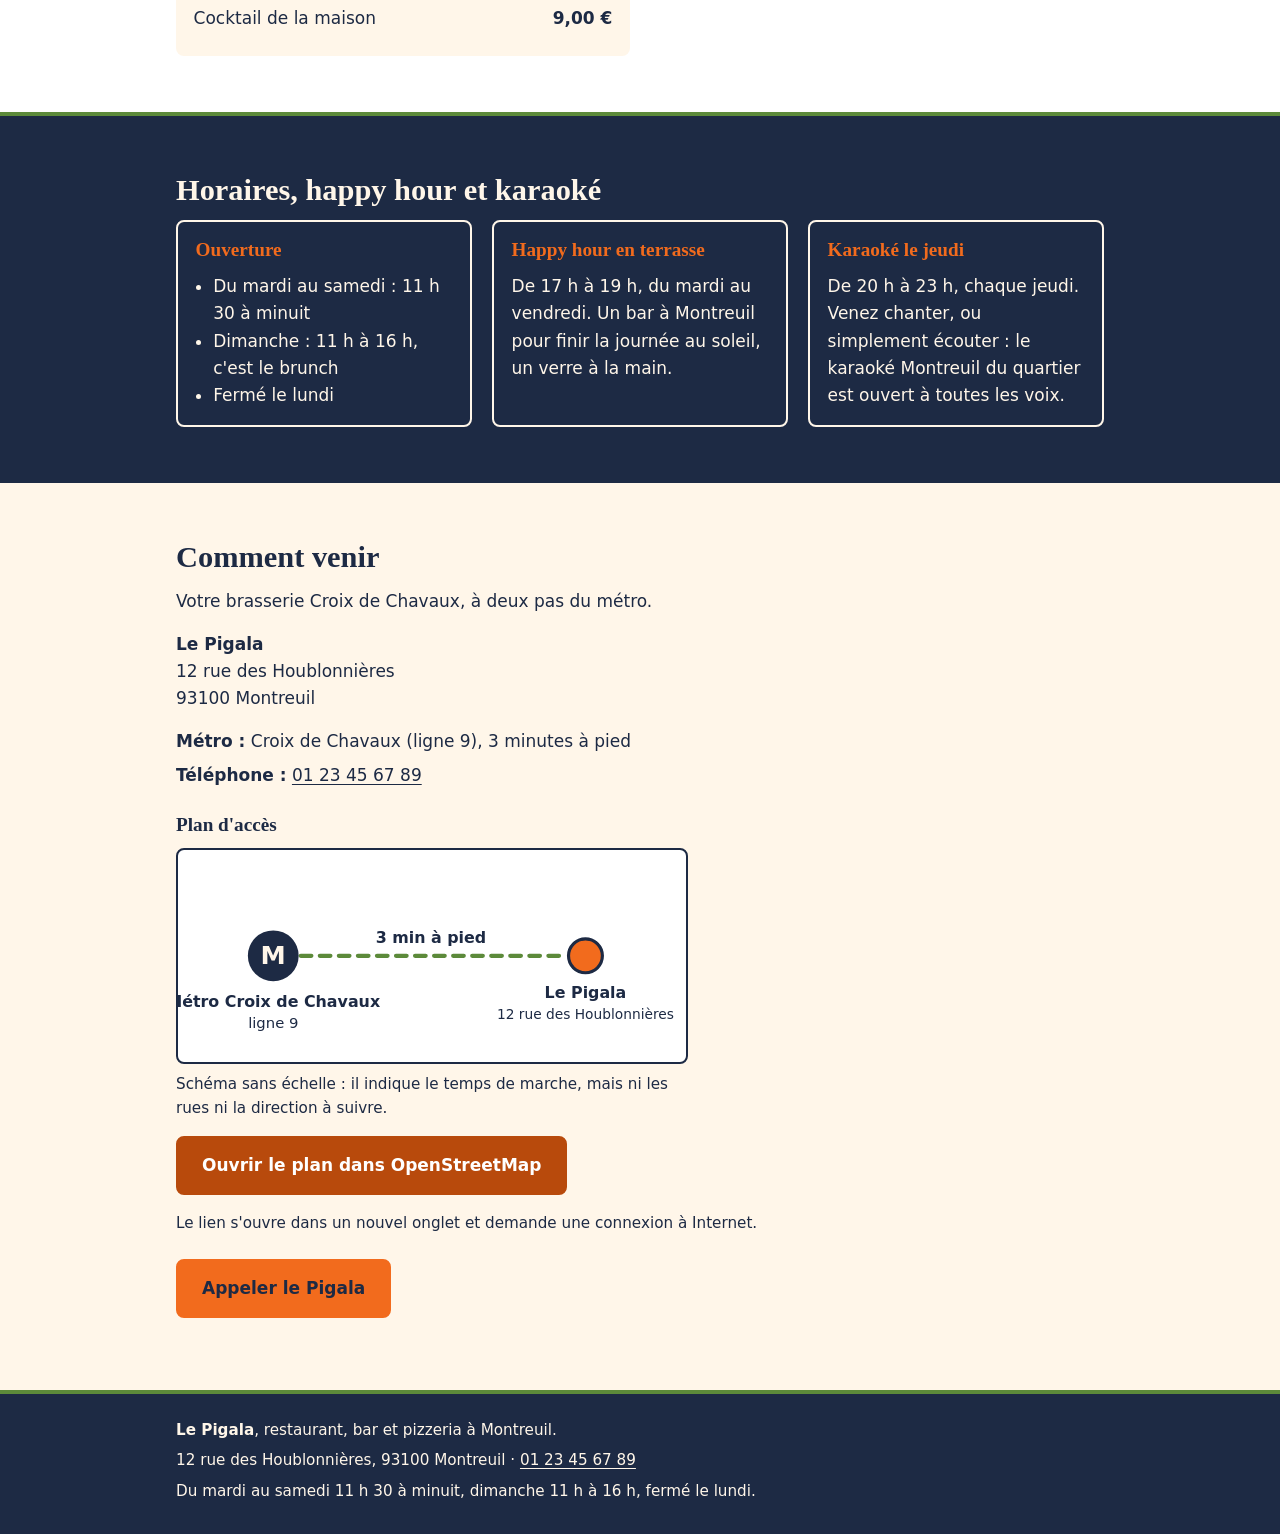
<file: exercices/06-casse-ta-page/depart/index.html>
<!DOCTYPE html>
<html lang="fr">
<head>
  <meta charset="utf-8">
  <meta name="viewport" content="width=device-width, initial-scale=1">
  <meta name="color-scheme" content="light dark">
  <title>Le Pigala | Brasserie, bar et restaurant à Montreuil, Croix de Chavaux</title>
  <meta name="description" content="Le Pigala, brasserie de quartier à Montreuil, à 3 minutes du métro Croix de Chavaux : pizzas, burgers, tapas, happy hour en terrasse, karaoké le jeudi et brunch le week-end.">
  <link rel="alternate" hreflang="fr" href="index.html">
  <link rel="alternate" hreflang="en" href="index-en.html">
  <link rel="stylesheet" href="style.css">
  <link rel="stylesheet" href="css/plan-acces.css">
</head>
<body>
  <a class="lien-evitement" href="#carte">Aller à la carte</a>

  <header class="entete">
    <div class="conteneur">
      <p class="marque">Le Pigala</p>
      <nav aria-label="Navigation principale">
        <ul class="menu">
          <li><a href="#esprit">L'esprit</a></li>
          <li><a href="#carte">La carte</a></li>
          <li><a href="#horaires">Horaires</a></li>
          <li><a href="#venir">Venir</a></li>
          <li><a href="index-en.html" lang="en" hreflang="en">English</a></li>
        </ul>
      </nav>
    </div>
  </header>

  <main>
    <section class="accroche" aria-labelledby="titre-principal">
      <div class="conteneur">
        <h1 id="titre-principal">Le Pigala, brasserie de quartier à Montreuil</h1>
        <p class="chapeau">
          Restaurant et bar Montreuil, ouvert cet été au 12 rue des Houblonnières,
          à trois minutes à pied du métro Croix de Chavaux. Sur place ou à emporter.
        </p>
        <p>
          <a class="bouton" href="tel:+33123456789">Appeler le 01 23 45 67 89</a>
        </p>
      </div>
    </section>

    <section id="esprit" class="esprit" aria-labelledby="titre-esprit">
      <div class="conteneur">
        <h2 id="titre-esprit">L'esprit du lieu</h2>
        <blockquote>
          <p>« On attend juste le premier pas, le reste c'est à nous de le faire. »</p>
        </blockquote>
        <p>
          Poussez la porte pour un déjeuner entre collègues, une pizza Montreuil
          à partager entre amis, un verre en terrasse après le travail ou un brunch le dimanche.
          Au Pigala, on sert à manger et à boire sans cérémonie, et on prend le temps de vous accueillir.
        </p>
        <ul class="pastilles">
          <li>Salades, burgers, pizzas et tapas</li>
          <li>Happy hour terrasse</li>
          <li>Karaoké Montreuil le jeudi</li>
          <li>Soirées jeux</li>
        </ul>
      </div>
    </section>

    <section id="carte" class="carte" aria-labelledby="titre-carte">
      <div class="conteneur">
        <h2 id="titre-carte">La carte</h2>
        <p class="intro">
          Une carte courte, cuisinée sur place. Tous les plats sont disponibles à emporter.
          La livraison passe par les plateformes habituelles.
        </p>

        <div class="grille-carte">
          <article class="categorie">
            <h3>Salades</h3>
            <ul class="plats">
              <li><span class="nom">Chèvre chaud</span> <span class="prix">11,50 €</span></li>
              <li><span class="nom">César au poulet</span> <span class="prix">12,50 €</span></li>
              <li><span class="nom">Houblon et lentilles</span> <span class="prix">10,90 €</span></li>
            </ul>
          </article>

          <article class="categorie">
            <h3>Burgers</h3>
            <ul class="plats">
              <li><span class="nom">Le Classique, frites maison</span> <span class="prix">13,50 €</span></li>
              <li><span class="nom">Le Montreuillois, cheddar et oignons confits</span> <span class="prix">14,50 €</span></li>
              <li><span class="nom">Le Végé, galette de pois chiches</span> <span class="prix">13,00 €</span></li>
            </ul>
          </article>

          <article class="categorie">
            <h3>Pizzas</h3>
            <ul class="plats">
              <li><span class="nom">Margherita</span> <span class="prix">10,00 €</span></li>
              <li><span class="nom">Reine</span> <span class="prix">12,00 €</span></li>
              <li><span class="nom">Chorizo et poivrons</span> <span class="prix">13,00 €</span></li>
            </ul>
          </article>

          <article class="categorie">
            <h3>Tapas et planches à partager</h3>
            <ul class="plats">
              <li><span class="nom">Patatas bravas</span> <span class="prix">6,00 €</span></li>
              <li><span class="nom">Croquetas maison, six pièces</span> <span class="prix">8,00 €</span></li>
              <li><span class="nom">Planche charcuterie et fromages</span> <span class="prix">18,00 €</span></li>
            </ul>
          </article>

          <article class="categorie">
            <h3>Boissons</h3>
            <ul class="plats">
              <li><span class="nom">Bière pression, 25 cl</span> <span class="prix">3,50 €</span></li>
              <li><span class="nom">Bière pression, 50 cl</span> <span class="prix">6,50 €</span></li>
              <li><span class="nom">Cocktail de la maison</span> <span class="prix">9,00 €</span></li>
            </ul>
          </article>
        </div>
      </div>
    </section>

    <section id="horaires" class="horaires" aria-labelledby="titre-horaires">
      <div class="conteneur">
        <h2 id="titre-horaires">Horaires, happy hour et karaoké</h2>

        <div class="blocs">
          <div class="bloc">
            <h3>Ouverture</h3>
            <ul>
              <li>Du mardi au samedi : 11 h 30 à minuit</li>
              <li>Dimanche : 11 h à 16 h, c'est le brunch</li>
              <li>Fermé le lundi</li>
            </ul>
          </div>

          <div class="bloc">
            <h3>Happy hour en terrasse</h3>
            <p>
              De 17 h à 19 h, du mardi au vendredi. Un bar à Montreuil
              pour finir la journée au soleil, un verre à la main.
            </p>
          </div>

          <div class="bloc">
            <h3>Karaoké le jeudi</h3>
            <p>
              De 20 h à 23 h, chaque jeudi. Venez chanter, ou simplement écouter :
              le karaoké Montreuil du quartier est ouvert à toutes les voix.
            </p>
          </div>
        </div>
      </div>
    </section>

    <section id="venir" class="venir" aria-labelledby="titre-venir">
      <div class="conteneur">
        <h2 id="titre-venir">Comment venir</h2>
        <p>
          Votre brasserie Croix de Chavaux, à deux pas du métro.
        </p>
        <address>
          <p><strong>Le Pigala</strong><br>
          12 rue des Houblonnières<br>
          93100 Montreuil</p>
        </address>
        <ul class="infos">
          <li><strong>Métro :</strong> Croix de Chavaux (ligne 9), 3 minutes à pied</li>
          <li><strong>Téléphone :</strong> <a href="tel:+33123456789">01 23 45 67 89</a></li>
        </ul>

        <!-- DÉBUT plan-acces -->
        <div class="plan-acces">
          <h3 id="titre-plan-acces">Plan d'accès</h3>
          <figure>
            <svg viewBox="0 0 480 200" role="img" aria-labelledby="plan-titre plan-desc">
              <title id="plan-titre">Schéma d'accès au Pigala depuis le métro Croix de Chavaux</title>
              <desc id="plan-desc">Deux repères reliés par un trait en pointillés : à gauche la station de métro Croix de Chavaux, ligne 9 ; à droite Le Pigala, 12 rue des Houblonnières. Il faut compter 3 minutes à pied entre les deux.</desc>
              <line x1="116" y1="100" x2="362" y2="100" stroke="#5C8A3A" stroke-width="4" stroke-dasharray="10 8" stroke-linecap="round"/>
              <circle class="plan-metro-disque" cx="90" cy="100" r="24" fill="#1D2A44"/>
              <text class="plan-metro-lettre" x="90" y="108" font-size="24" text-anchor="middle">M</text>
              <text class="plan-etiquette" x="90" y="148" font-size="15" text-anchor="middle">Métro Croix de Chavaux</text>
              <text x="90" y="168" font-size="14" text-anchor="middle">ligne 9</text>
              <circle class="plan-pigala-repere" cx="385" cy="100" r="16" fill="#F26B1D" stroke="#1D2A44" stroke-width="3"/>
              <text class="plan-etiquette" x="385" y="140" font-size="15" text-anchor="middle">Le Pigala</text>
              <text x="385" y="160" font-size="13" text-anchor="middle">12 rue des Houblonnières</text>
              <text class="plan-etiquette" x="239" y="88" font-size="15" text-anchor="middle">3 min à pied</text>
            </svg>
            <figcaption>Schéma sans échelle : il indique le temps de marche, mais ni les rues ni la direction à suivre.</figcaption>
          </figure>
          <p>
            <a class="bouton-plan" href="https://www.openstreetmap.org/search?query=12%20rue%20des%20Houblonni%C3%A8res%2C%2093100%20Montreuil" target="_blank" rel="noopener noreferrer">Ouvrir le plan dans OpenStreetMap</a>
          </p>
          <p class="plan-note">Le lien s'ouvre dans un nouvel onglet et demande une connexion à Internet.</p>
        </div>
        <!-- FIN plan-acces -->

        <p>
          <a class="bouton" href="tel:+33123456789">Appeler le Pigala</a>
        </p>
      </div>
    </section>
  </main>

  <footer class="pied">
    <div class="conteneur">
      <p><strong>Le Pigala</strong>, restaurant, bar et pizzeria à Montreuil.</p>
      <p>12 rue des Houblonnières, 93100 Montreuil · <a href="tel:+33123456789">01 23 45 67 89</a></p>
      <p>Du mardi au samedi 11 h 30 à minuit, dimanche 11 h à 16 h, fermé le lundi.</p>
    </div>
  </footer>
</body>
</html>
</file>
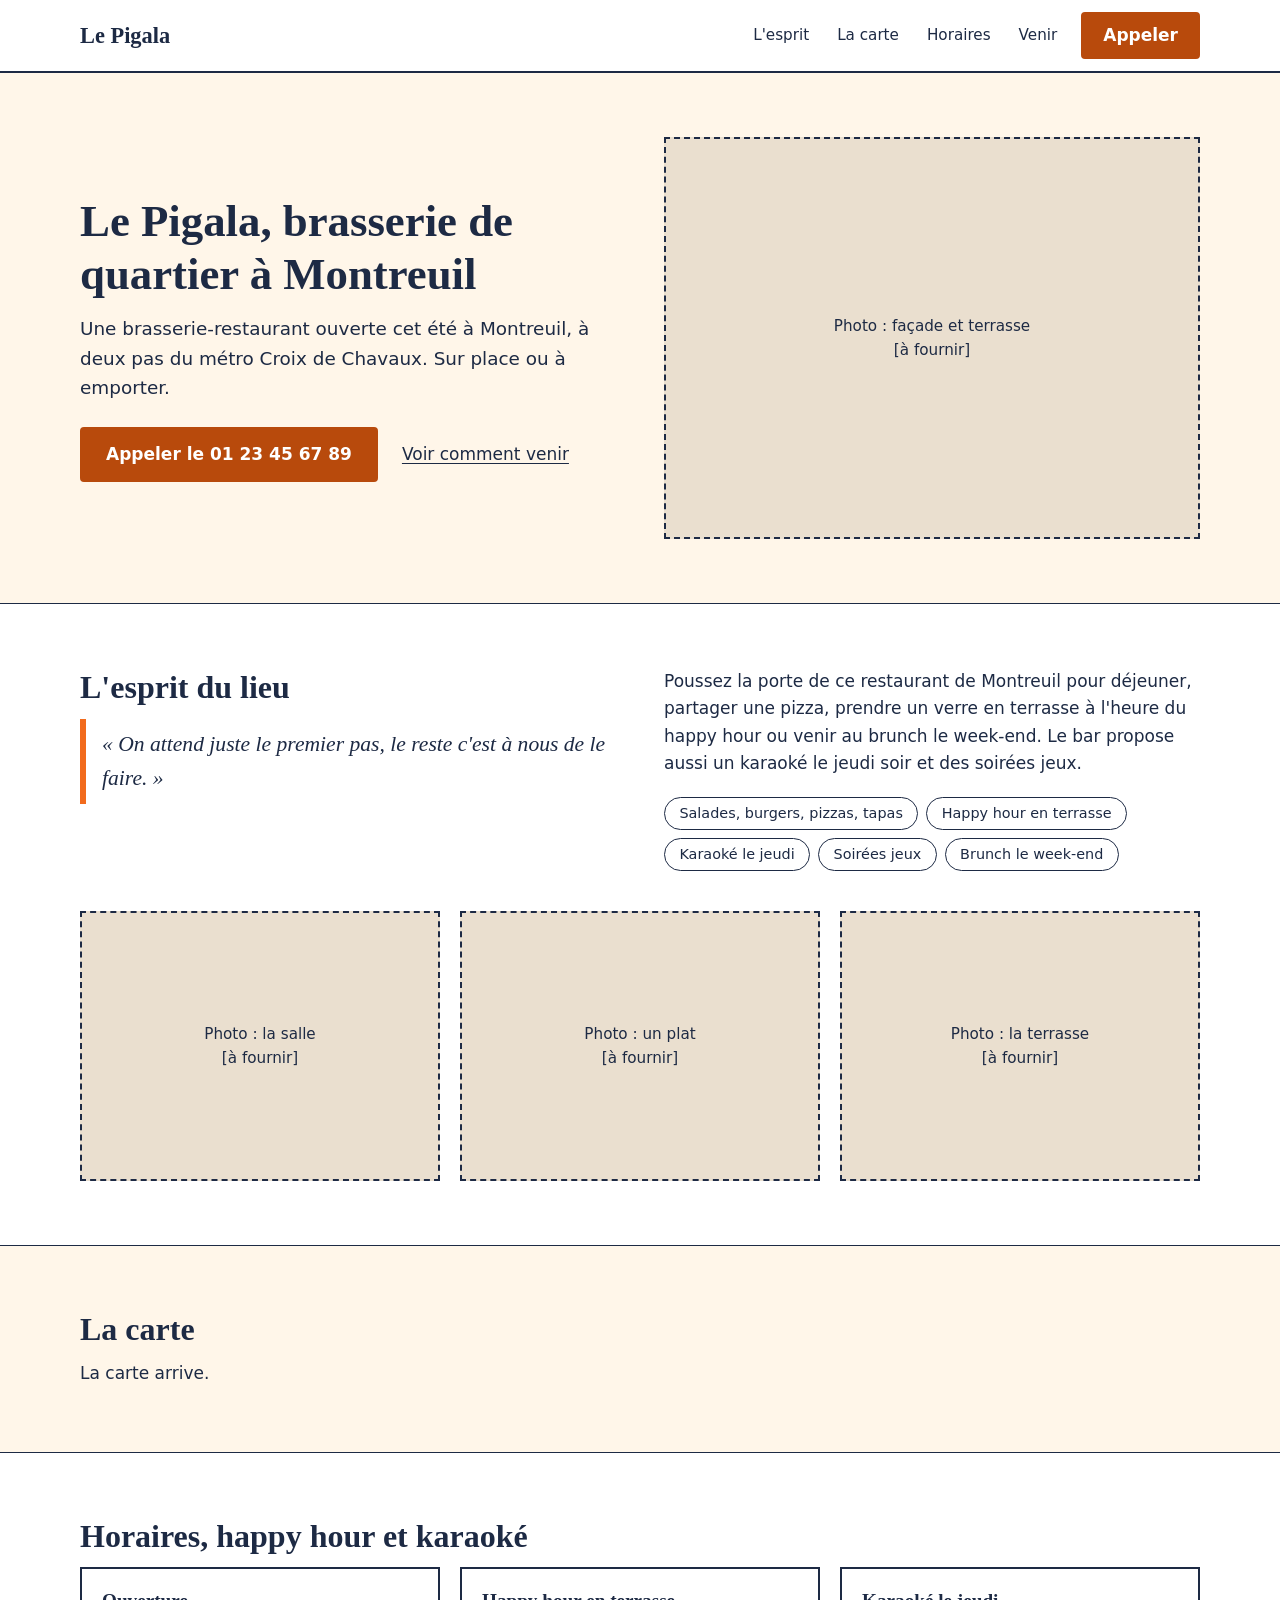
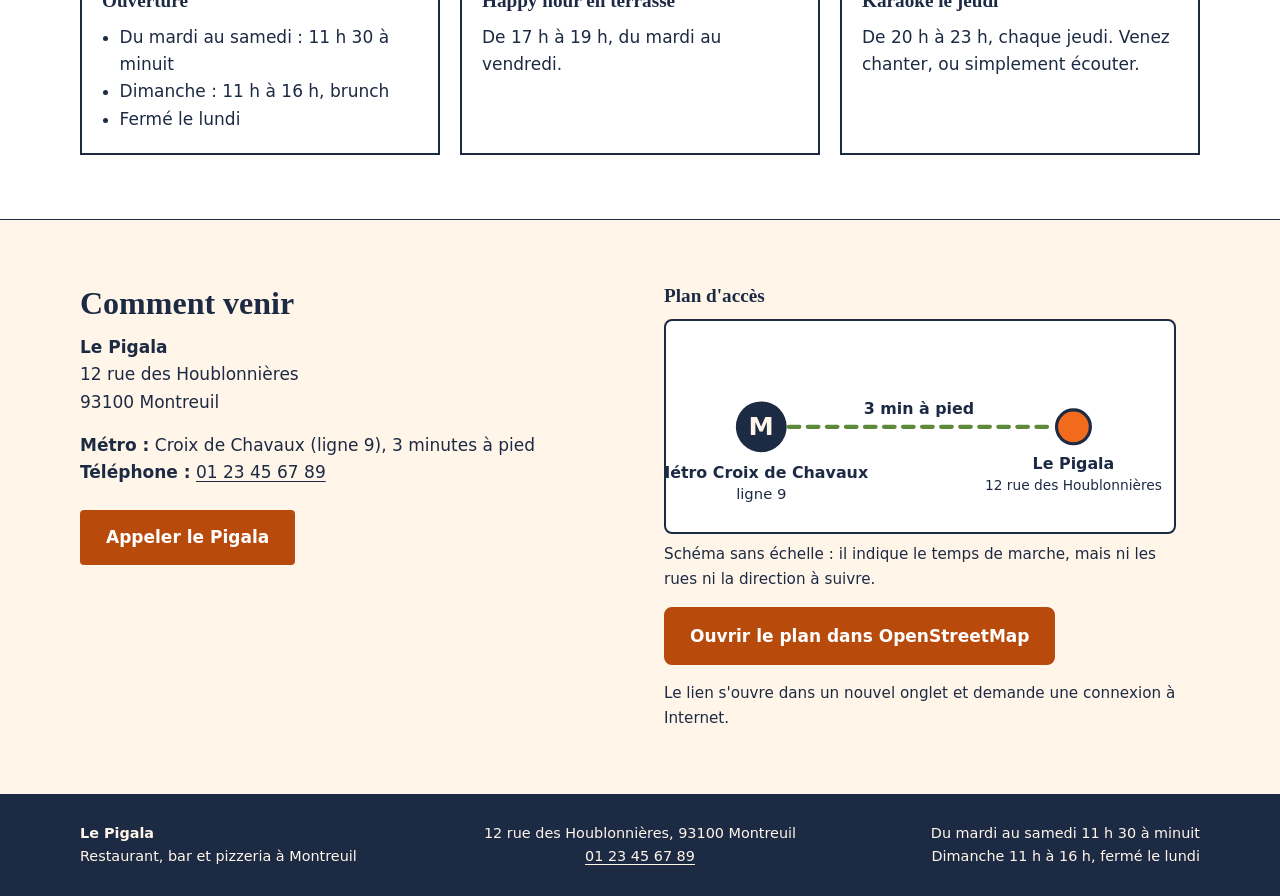
<file: exercices/08-maquette-vers-page/depart/index.html>
<!DOCTYPE html>
<html lang="fr">
<head>
  <meta charset="utf-8">
  <meta name="viewport" content="width=device-width, initial-scale=1">
  <title>Le Pigala | Brasserie, bar et restaurant à Montreuil, Croix de Chavaux</title>
  <meta name="description" content="Le Pigala, brasserie de quartier à Montreuil, à 3 minutes du métro Croix de Chavaux : pizzas, burgers, tapas, happy hour en terrasse, karaoké le jeudi et brunch le week-end.">
  <link rel="stylesheet" href="style.css">
  <link rel="stylesheet" href="css/plan-acces.css">
</head>
<body>
  <a class="lien-evitement" href="#contenu">Aller au contenu</a>

  <!-- DÉBUT en-tete -->
  <header class="entete">
    <div class="conteneur entete-contenu">
      <p class="marque">Le Pigala</p>
      <nav aria-label="Navigation principale">
        <ul class="menu">
          <li><a href="#esprit">L'esprit</a></li>
          <li><a href="#carte">La carte</a></li>
          <li><a href="#horaires">Horaires</a></li>
          <li><a href="#venir">Venir</a></li>
          <li><a class="bouton" href="tel:+33123456789">Appeler</a></li>
        </ul>
      </nav>
    </div>
  </header>
  <!-- FIN en-tete -->

  <main id="contenu">
    <!-- DÉBUT heros -->
    <section class="heros" aria-labelledby="titre-principal">
      <div class="conteneur deux-colonnes">
        <div class="heros-texte">
          <h1 id="titre-principal">Le Pigala, brasserie de quartier à Montreuil</h1>
          <p class="chapeau">
            Une brasserie-restaurant ouverte cet été à Montreuil, à deux pas du métro
            Croix de Chavaux. Sur place ou à emporter.
          </p>
          <p class="actions">
            <a class="bouton" href="tel:+33123456789">Appeler le 01 23 45 67 89</a>
            <a href="#venir">Voir comment venir</a>
          </p>
        </div>
        <!-- Emplacement photo : remplacer le bloc .photo-vide par
             <img src="img/facade.jpg" alt="Description de la photo" width="..." height="...">
             (le texte alternatif sera à écrire quand la photo sera là). -->
        <figure class="photo">
          <div class="photo-vide">Photo : façade et terrasse<br>[à fournir]</div>
        </figure>
      </div>
    </section>
    <!-- FIN heros -->

    <!-- DÉBUT esprit -->
    <section id="esprit" class="esprit" aria-labelledby="titre-esprit">
      <div class="conteneur">
        <div class="deux-colonnes">
          <div>
            <h2 id="titre-esprit">L'esprit du lieu</h2>
            <blockquote>
              <p>« On attend juste le premier pas, le reste c'est à nous de le faire. »</p>
            </blockquote>
          </div>
          <div>
            <p>
              Poussez la porte de ce restaurant de Montreuil pour déjeuner, partager une pizza,
              prendre un verre en terrasse à l'heure du happy hour ou venir au brunch le week-end.
              Le bar propose aussi un karaoké le jeudi soir et des soirées jeux.
            </p>
            <ul class="pastilles">
              <li>Salades, burgers, pizzas, tapas</li>
              <li>Happy hour en terrasse</li>
              <li>Karaoké le jeudi</li>
              <li>Soirées jeux</li>
              <li>Brunch le week-end</li>
            </ul>
          </div>
        </div>

        <!-- Emplacements photos : même principe que dans le héros. -->
        <div class="galerie">
          <figure class="photo">
            <div class="photo-vide">Photo : la salle<br>[à fournir]</div>
          </figure>
          <figure class="photo">
            <div class="photo-vide">Photo : un plat<br>[à fournir]</div>
          </figure>
          <figure class="photo">
            <div class="photo-vide">Photo : la terrasse<br>[à fournir]</div>
          </figure>
        </div>
      </div>
    </section>
    <!-- FIN esprit -->

    <!-- DÉBUT carte -->
    <section id="carte" class="carte" aria-labelledby="titre-carte">
      <div class="conteneur">
        <h2 id="titre-carte">La carte</h2>
        <p>La carte arrive.</p>
      </div>
    </section>
    <!-- FIN carte -->

    <!-- DÉBUT horaires -->
    <section id="horaires" class="horaires" aria-labelledby="titre-horaires">
      <div class="conteneur">
        <h2 id="titre-horaires">Horaires, happy hour et karaoké</h2>

        <div class="blocs">
          <div class="bloc">
            <h3>Ouverture</h3>
            <ul>
              <li>Du mardi au samedi : 11 h 30 à minuit</li>
              <li>Dimanche : 11 h à 16 h, brunch</li>
              <li>Fermé le lundi</li>
            </ul>
          </div>

          <div class="bloc">
            <h3>Happy hour en terrasse</h3>
            <p>De 17 h à 19 h, du mardi au vendredi.</p>
          </div>

          <div class="bloc">
            <h3>Karaoké le jeudi</h3>
            <p>De 20 h à 23 h, chaque jeudi. Venez chanter, ou simplement écouter.</p>
          </div>
        </div>
      </div>
    </section>
    <!-- FIN horaires -->

    <!-- DÉBUT venir -->
    <section id="venir" class="venir" aria-labelledby="titre-venir">
      <div class="conteneur deux-colonnes">
        <div>
          <h2 id="titre-venir">Comment venir</h2>
          <address>
            <p><strong>Le Pigala</strong><br>
            12 rue des Houblonnières<br>
            93100 Montreuil</p>
          </address>
          <p class="infos">
            <strong>Métro :</strong> Croix de Chavaux (ligne 9), 3 minutes à pied<br>
            <strong>Téléphone :</strong> <a href="tel:+33123456789">01 23 45 67 89</a>
          </p>
          <p>
            <a class="bouton" href="tel:+33123456789">Appeler le Pigala</a>
          </p>
        </div>

        <!-- DÉBUT plan-acces -->
        <div class="plan-acces">
          <h3 id="titre-plan-acces">Plan d'accès</h3>
          <figure>
            <svg viewBox="0 0 480 200" role="img" aria-labelledby="plan-titre plan-desc">
              <title id="plan-titre">Schéma d'accès au Pigala depuis le métro Croix de Chavaux</title>
              <desc id="plan-desc">Deux repères reliés par un trait en pointillés : à gauche la station de métro Croix de Chavaux, ligne 9 ; à droite Le Pigala, 12 rue des Houblonnières. Il faut compter 3 minutes à pied entre les deux.</desc>
              <line x1="116" y1="100" x2="362" y2="100" stroke="#5C8A3A" stroke-width="4" stroke-dasharray="10 8" stroke-linecap="round"/>
              <circle class="plan-metro-disque" cx="90" cy="100" r="24" fill="#1D2A44"/>
              <text class="plan-metro-lettre" x="90" y="108" font-size="24" text-anchor="middle">M</text>
              <text class="plan-etiquette" x="90" y="148" font-size="15" text-anchor="middle">Métro Croix de Chavaux</text>
              <text x="90" y="168" font-size="14" text-anchor="middle">ligne 9</text>
              <circle class="plan-pigala-repere" cx="385" cy="100" r="16" fill="#F26B1D" stroke="#1D2A44" stroke-width="3"/>
              <text class="plan-etiquette" x="385" y="140" font-size="15" text-anchor="middle">Le Pigala</text>
              <text x="385" y="160" font-size="13" text-anchor="middle">12 rue des Houblonnières</text>
              <text class="plan-etiquette" x="239" y="88" font-size="15" text-anchor="middle">3 min à pied</text>
            </svg>
            <figcaption>Schéma sans échelle : il indique le temps de marche, mais ni les rues ni la direction à suivre.</figcaption>
          </figure>
          <p>
            <a class="bouton-plan" href="https://www.openstreetmap.org/search?query=12%20rue%20des%20Houblonni%C3%A8res%2C%2093100%20Montreuil" target="_blank" rel="noopener noreferrer">Ouvrir le plan dans OpenStreetMap</a>
          </p>
          <p class="plan-note">Le lien s'ouvre dans un nouvel onglet et demande une connexion à Internet.</p>
        </div>
        <!-- FIN plan-acces -->
      </div>
    </section>
    <!-- FIN venir -->
  </main>

  <!-- DÉBUT pied -->
  <footer class="pied">
    <div class="conteneur pied-contenu">
      <p><strong>Le Pigala</strong><br>Restaurant, bar et pizzeria à Montreuil</p>
      <p>12 rue des Houblonnières, 93100 Montreuil<br><a href="tel:+33123456789">01 23 45 67 89</a></p>
      <p>Du mardi au samedi 11 h 30 à minuit<br>Dimanche 11 h à 16 h, fermé le lundi</p>
    </div>
  </footer>
  <!-- FIN pied -->
</body>
</html>
</file>
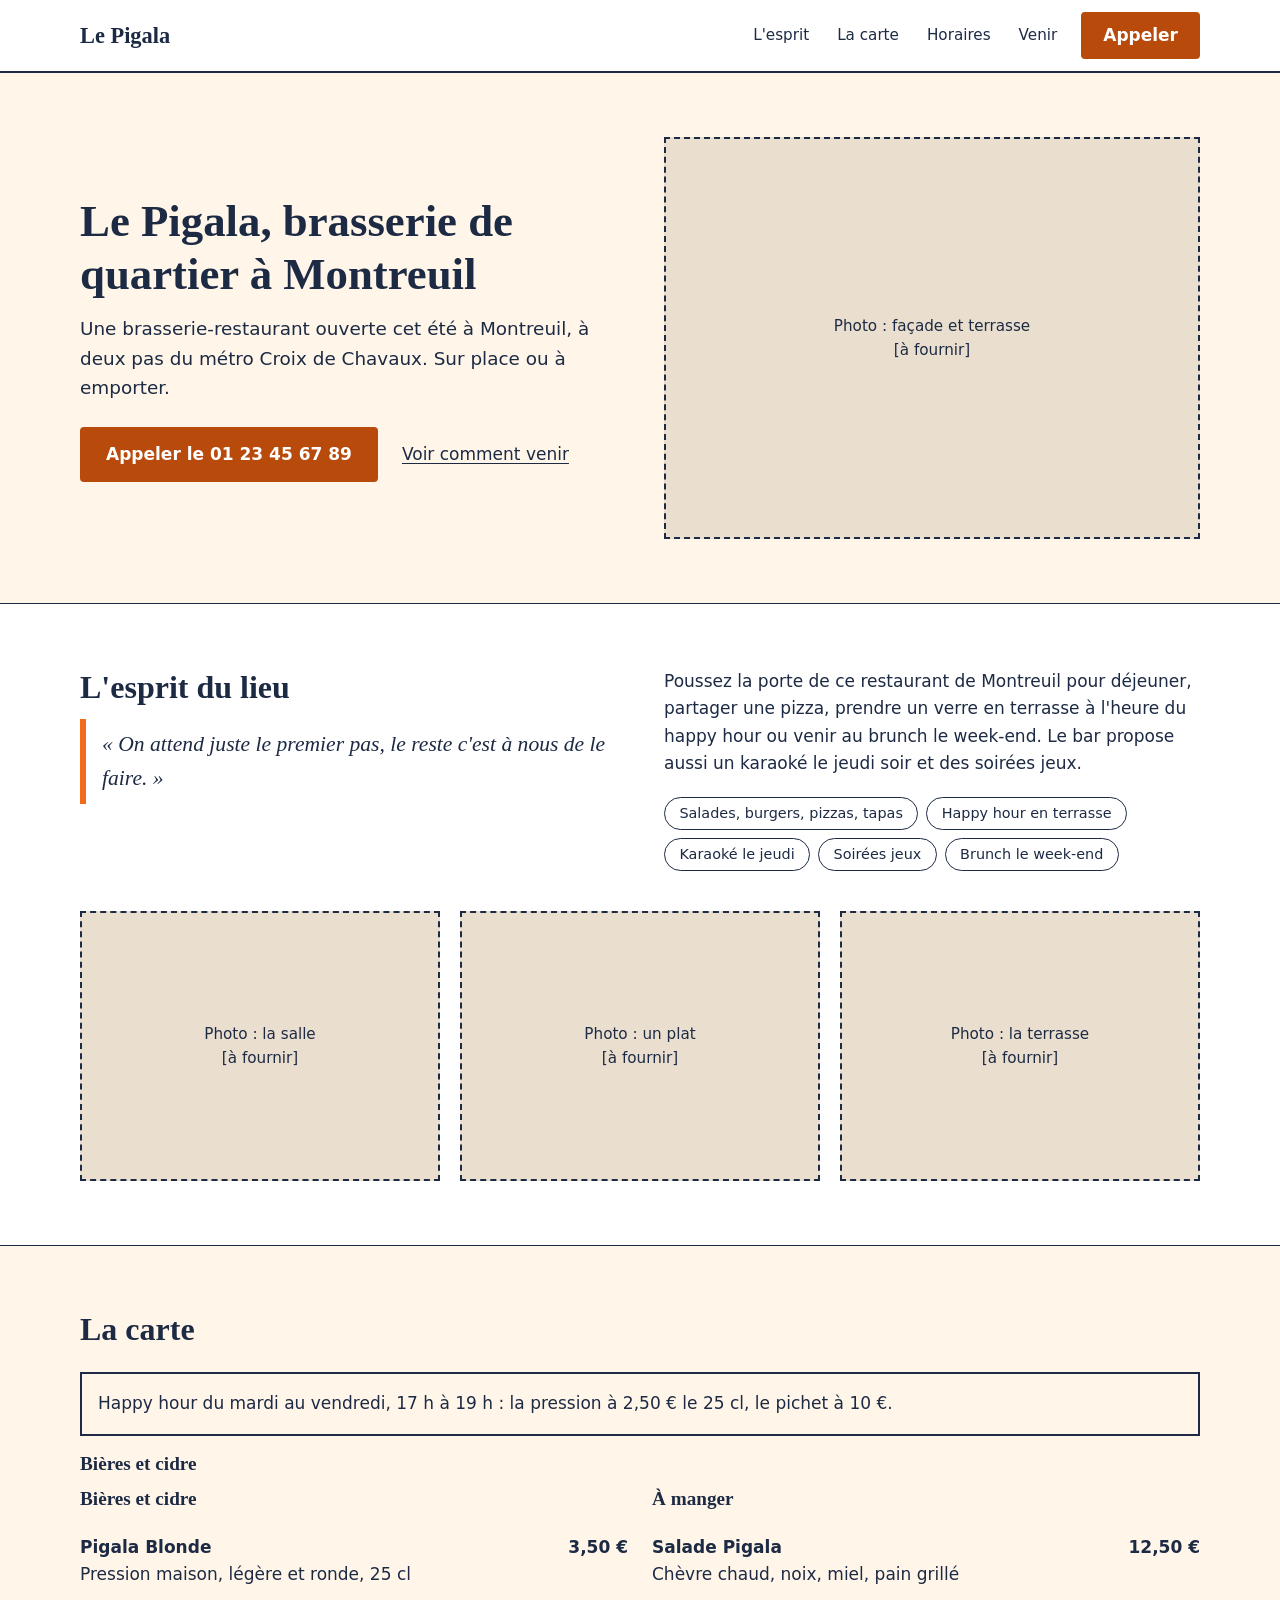
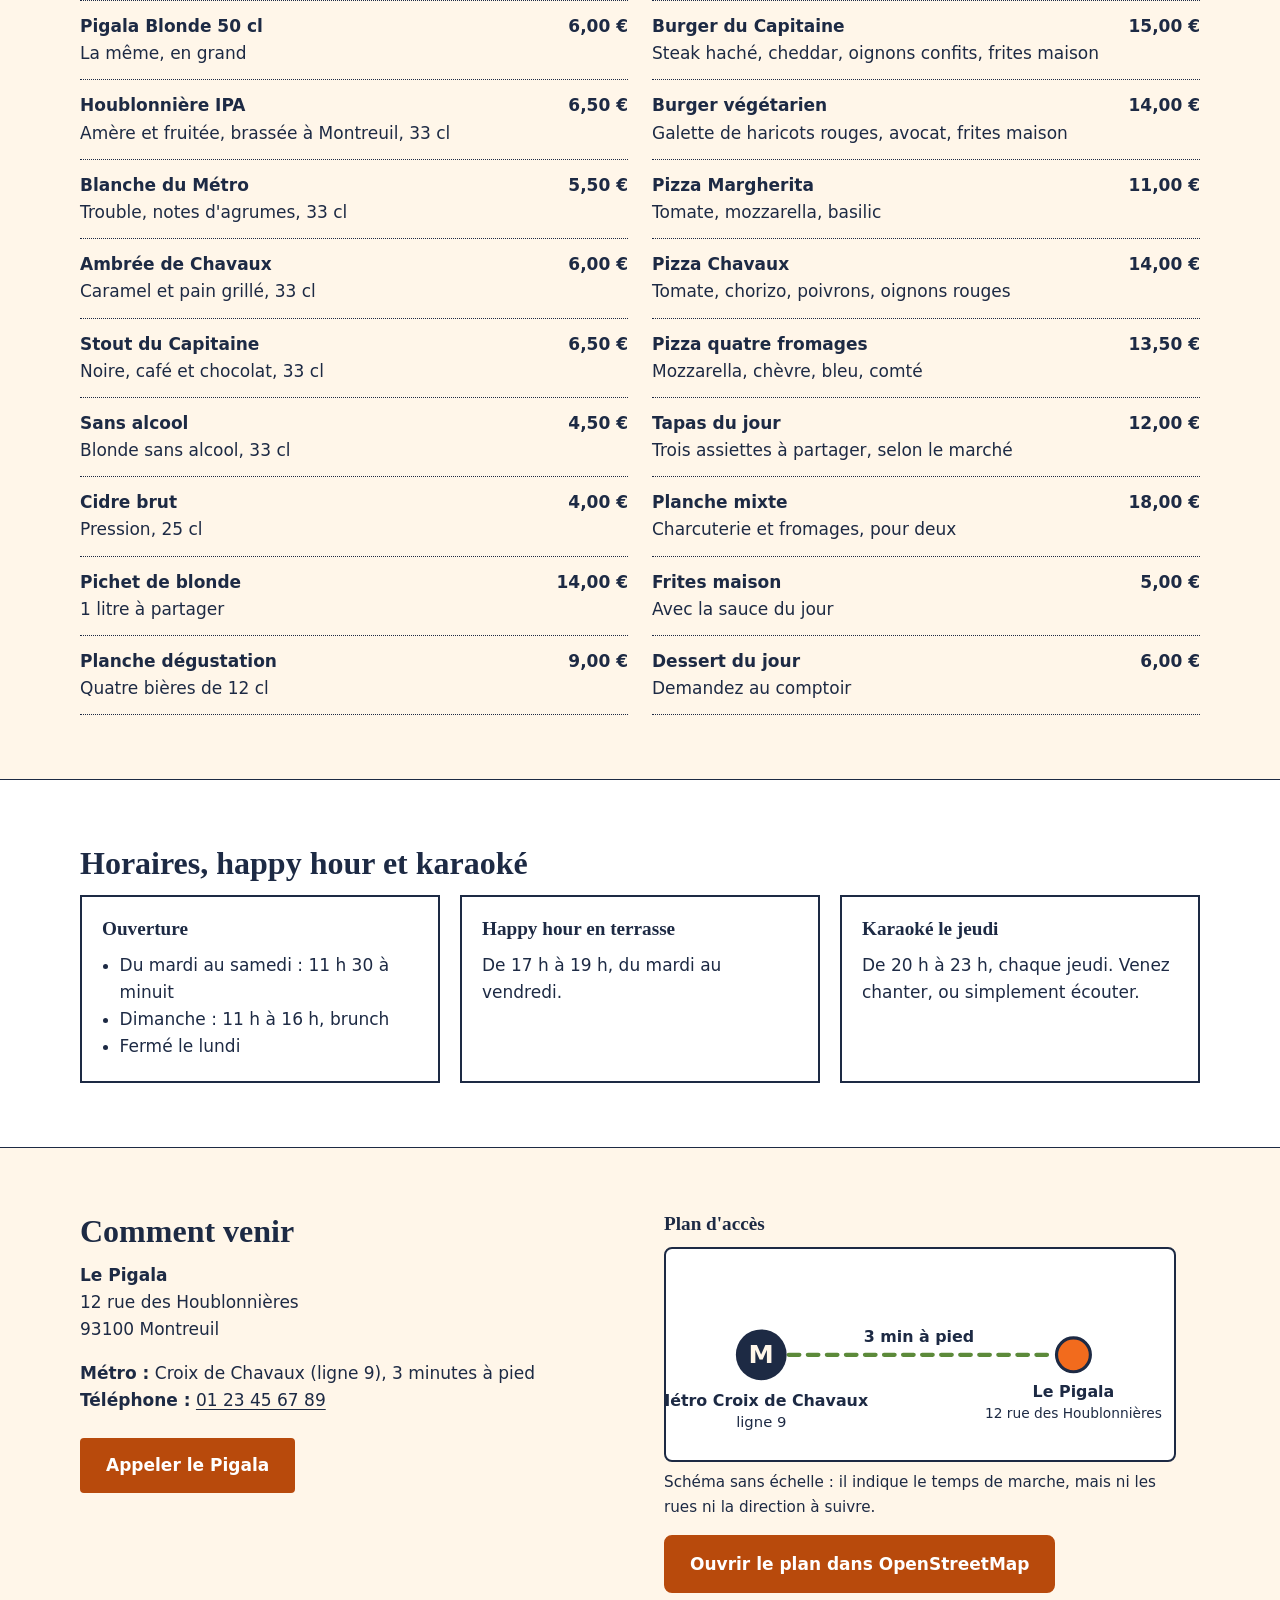
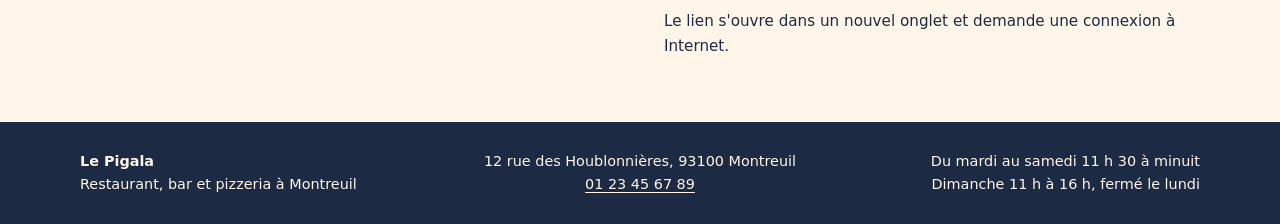
<file: exercices/09-snippets-carte/depart/index.html>
<!DOCTYPE html>
<html lang="fr">
<head>
  <meta charset="utf-8">
  <meta name="viewport" content="width=device-width, initial-scale=1">
  <title>Le Pigala | Brasserie, bar et restaurant à Montreuil, Croix de Chavaux</title>
  <meta name="description" content="Le Pigala, brasserie de quartier à Montreuil, à 3 minutes du métro Croix de Chavaux : pizzas, burgers, tapas, happy hour en terrasse, karaoké le jeudi et brunch le week-end.">
  <link rel="stylesheet" href="style.css">
  <link rel="stylesheet" href="css/plan-acces.css">
</head>
<body>
  <a class="lien-evitement" href="#contenu">Aller au contenu</a>

  <!-- DÉBUT en-tete -->
  <header class="entete">
    <div class="conteneur entete-contenu">
      <p class="marque">Le Pigala</p>
      <nav aria-label="Navigation principale">
        <ul class="menu">
          <li><a href="#esprit">L'esprit</a></li>
          <li><a href="#carte">La carte</a></li>
          <li><a href="#horaires">Horaires</a></li>
          <li><a href="#venir">Venir</a></li>
          <li><a class="bouton" href="tel:+33123456789">Appeler</a></li>
        </ul>
      </nav>
    </div>
  </header>
  <!-- FIN en-tete -->

  <main id="contenu">
    <!-- DÉBUT heros -->
    <section class="heros" aria-labelledby="titre-principal">
      <div class="conteneur deux-colonnes">
        <div class="heros-texte">
          <h1 id="titre-principal">Le Pigala, brasserie de quartier à Montreuil</h1>
          <p class="chapeau">
            Une brasserie-restaurant ouverte cet été à Montreuil, à deux pas du métro
            Croix de Chavaux. Sur place ou à emporter.
          </p>
          <p class="actions">
            <a class="bouton" href="tel:+33123456789">Appeler le 01 23 45 67 89</a>
            <a href="#venir">Voir comment venir</a>
          </p>
        </div>
        <!-- Emplacement photo : remplacer le bloc .photo-vide par
             <img src="img/facade.jpg" alt="Description de la photo" width="..." height="...">
             (le texte alternatif sera à écrire quand la photo sera là). -->
        <figure class="photo">
          <div class="photo-vide">Photo : façade et terrasse<br>[à fournir]</div>
        </figure>
      </div>
    </section>
    <!-- FIN heros -->

    <!-- DÉBUT esprit -->
    <section id="esprit" class="esprit" aria-labelledby="titre-esprit">
      <div class="conteneur">
        <div class="deux-colonnes">
          <div>
            <h2 id="titre-esprit">L'esprit du lieu</h2>
            <blockquote>
              <p>« On attend juste le premier pas, le reste c'est à nous de le faire. »</p>
            </blockquote>
          </div>
          <div>
            <p>
              Poussez la porte de ce restaurant de Montreuil pour déjeuner, partager une pizza,
              prendre un verre en terrasse à l'heure du happy hour ou venir au brunch le week-end.
              Le bar propose aussi un karaoké le jeudi soir et des soirées jeux.
            </p>
            <ul class="pastilles">
              <li>Salades, burgers, pizzas, tapas</li>
              <li>Happy hour en terrasse</li>
              <li>Karaoké le jeudi</li>
              <li>Soirées jeux</li>
              <li>Brunch le week-end</li>
            </ul>
          </div>
        </div>

        <!-- Emplacements photos : même principe que dans le héros. -->
        <div class="galerie">
          <figure class="photo">
            <div class="photo-vide">Photo : la salle<br>[à fournir]</div>
          </figure>
          <figure class="photo">
            <div class="photo-vide">Photo : un plat<br>[à fournir]</div>
          </figure>
          <figure class="photo">
            <div class="photo-vide">Photo : la terrasse<br>[à fournir]</div>
          </figure>
        </div>
      </div>
    </section>
    <!-- FIN esprit -->

    <!-- DÉBUT carte -->
    <section id="carte" class="carte" aria-labelledby="titre-carte">
      <div class="conteneur">
        <h2 id="titre-carte">La carte</h2>
        <p class="happy-hour">Happy hour du mardi au vendredi, 17 h à 19 h : la pression à 2,50 € le 25 cl, le pichet à 10 €.</p>
        <h3>Bières et cidre</h3>
        <div class="colonnes-carte">
          <div>
            <h3>Bières et cidre</h3>
            <ul>
              <li><span>Pigala Blonde</span> <span>Pression maison, légère et ronde, 25 cl</span> <span class="prix">3,50 €</span></li>
              <li><span>Pigala Blonde 50 cl</span> <span>La même, en grand</span> <span class="prix">6,00 €</span></li>
              <li><span>Houblonnière IPA</span> <span>Amère et fruitée, brassée à Montreuil, 33 cl</span> <span class="prix">6,50 €</span></li>
              <li><span>Blanche du Métro</span> <span>Trouble, notes d'agrumes, 33 cl</span> <span class="prix">5,50 €</span></li>
              <li><span>Ambrée de Chavaux</span> <span>Caramel et pain grillé, 33 cl</span> <span class="prix">6,00 €</span></li>
              <li><span>Stout du Capitaine</span> <span>Noire, café et chocolat, 33 cl</span> <span class="prix">6,50 €</span></li>
              <li><span>Sans alcool</span> <span>Blonde sans alcool, 33 cl</span> <span class="prix">4,50 €</span></li>
              <li><span>Cidre brut</span> <span>Pression, 25 cl</span> <span class="prix">4,00 €</span></li>
              <li><span>Pichet de blonde</span> <span>1 litre à partager</span> <span class="prix">14,00 €</span></li>
              <li><span>Planche dégustation</span> <span>Quatre bières de 12 cl</span> <span class="prix">9,00 €</span></li>
            </ul>
          </div>
          <div>
            <h3>À manger</h3>
            <ul>
              <li><span>Salade Pigala</span> <span>Chèvre chaud, noix, miel, pain grillé</span> <span class="prix">12,50 €</span></li>
              <li><span>Burger du Capitaine</span> <span>Steak haché, cheddar, oignons confits, frites maison</span> <span class="prix">15,00 €</span></li>
              <li><span>Burger végétarien</span> <span>Galette de haricots rouges, avocat, frites maison</span> <span class="prix">14,00 €</span></li>
              <li><span>Pizza Margherita</span> <span>Tomate, mozzarella, basilic</span> <span class="prix">11,00 €</span></li>
              <li><span>Pizza Chavaux</span> <span>Tomate, chorizo, poivrons, oignons rouges</span> <span class="prix">14,00 €</span></li>
              <li><span>Pizza quatre fromages</span> <span>Mozzarella, chèvre, bleu, comté</span> <span class="prix">13,50 €</span></li>
              <li><span>Tapas du jour</span> <span>Trois assiettes à partager, selon le marché</span> <span class="prix">12,00 €</span></li>
              <li><span>Planche mixte</span> <span>Charcuterie et fromages, pour deux</span> <span class="prix">18,00 €</span></li>
              <li><span>Frites maison</span> <span>Avec la sauce du jour</span> <span class="prix">5,00 €</span></li>
              <li><span>Dessert du jour</span> <span>Demandez au comptoir</span> <span class="prix">6,00 €</span></li>
            </ul>
          </div>
        </div>


      </div>
    </section>
    <!-- FIN carte -->

    <!-- DÉBUT horaires -->
    <section id="horaires" class="horaires" aria-labelledby="titre-horaires">
      <div class="conteneur">
        <h2 id="titre-horaires">Horaires, happy hour et karaoké</h2>

        <div class="blocs">
          <div class="bloc">
            <h3>Ouverture</h3>
            <ul>
              <li>Du mardi au samedi : 11 h 30 à minuit</li>
              <li>Dimanche : 11 h à 16 h, brunch</li>
              <li>Fermé le lundi</li>
            </ul>
          </div>

          <div class="bloc">
            <h3>Happy hour en terrasse</h3>
            <p>De 17 h à 19 h, du mardi au vendredi.</p>
          </div>

          <div class="bloc">
            <h3>Karaoké le jeudi</h3>
            <p>De 20 h à 23 h, chaque jeudi. Venez chanter, ou simplement écouter.</p>
          </div>
        </div>
      </div>
    </section>
    <!-- FIN horaires -->

    <!-- DÉBUT venir -->
    <section id="venir" class="venir" aria-labelledby="titre-venir">
      <div class="conteneur deux-colonnes">
        <div>
          <h2 id="titre-venir">Comment venir</h2>
          <address>
            <p><strong>Le Pigala</strong><br>
            12 rue des Houblonnières<br>
            93100 Montreuil</p>
          </address>
          <p class="infos">
            <strong>Métro :</strong> Croix de Chavaux (ligne 9), 3 minutes à pied<br>
            <strong>Téléphone :</strong> <a href="tel:+33123456789">01 23 45 67 89</a>
          </p>
          <p>
            <a class="bouton" href="tel:+33123456789">Appeler le Pigala</a>
          </p>
        </div>

        <!-- DÉBUT plan-acces -->
        <div class="plan-acces">
          <h3 id="titre-plan-acces">Plan d'accès</h3>
          <figure>
            <svg viewBox="0 0 480 200" role="img" aria-labelledby="plan-titre plan-desc">
              <title id="plan-titre">Schéma d'accès au Pigala depuis le métro Croix de Chavaux</title>
              <desc id="plan-desc">Deux repères reliés par un trait en pointillés : à gauche la station de métro Croix de Chavaux, ligne 9 ; à droite Le Pigala, 12 rue des Houblonnières. Il faut compter 3 minutes à pied entre les deux.</desc>
              <line x1="116" y1="100" x2="362" y2="100" stroke="#5C8A3A" stroke-width="4" stroke-dasharray="10 8" stroke-linecap="round"/>
              <circle class="plan-metro-disque" cx="90" cy="100" r="24" fill="#1D2A44"/>
              <text class="plan-metro-lettre" x="90" y="108" font-size="24" text-anchor="middle">M</text>
              <text class="plan-etiquette" x="90" y="148" font-size="15" text-anchor="middle">Métro Croix de Chavaux</text>
              <text x="90" y="168" font-size="14" text-anchor="middle">ligne 9</text>
              <circle class="plan-pigala-repere" cx="385" cy="100" r="16" fill="#F26B1D" stroke="#1D2A44" stroke-width="3"/>
              <text class="plan-etiquette" x="385" y="140" font-size="15" text-anchor="middle">Le Pigala</text>
              <text x="385" y="160" font-size="13" text-anchor="middle">12 rue des Houblonnières</text>
              <text class="plan-etiquette" x="239" y="88" font-size="15" text-anchor="middle">3 min à pied</text>
            </svg>
            <figcaption>Schéma sans échelle : il indique le temps de marche, mais ni les rues ni la direction à suivre.</figcaption>
          </figure>
          <p>
            <a class="bouton-plan" href="https://www.openstreetmap.org/search?query=12%20rue%20des%20Houblonni%C3%A8res%2C%2093100%20Montreuil" target="_blank" rel="noopener noreferrer">Ouvrir le plan dans OpenStreetMap</a>
          </p>
          <p class="plan-note">Le lien s'ouvre dans un nouvel onglet et demande une connexion à Internet.</p>
        </div>
        <!-- FIN plan-acces -->
      </div>
    </section>
    <!-- FIN venir -->
  </main>

  <!-- DÉBUT pied -->
  <footer class="pied">
    <div class="conteneur pied-contenu">
      <p><strong>Le Pigala</strong><br>Restaurant, bar et pizzeria à Montreuil</p>
      <p>12 rue des Houblonnières, 93100 Montreuil<br><a href="tel:+33123456789">01 23 45 67 89</a></p>
      <p>Du mardi au samedi 11 h 30 à minuit<br>Dimanche 11 h à 16 h, fermé le lundi</p>
    </div>
  </footer>
  <!-- FIN pied -->
</body>
</html>
</file>
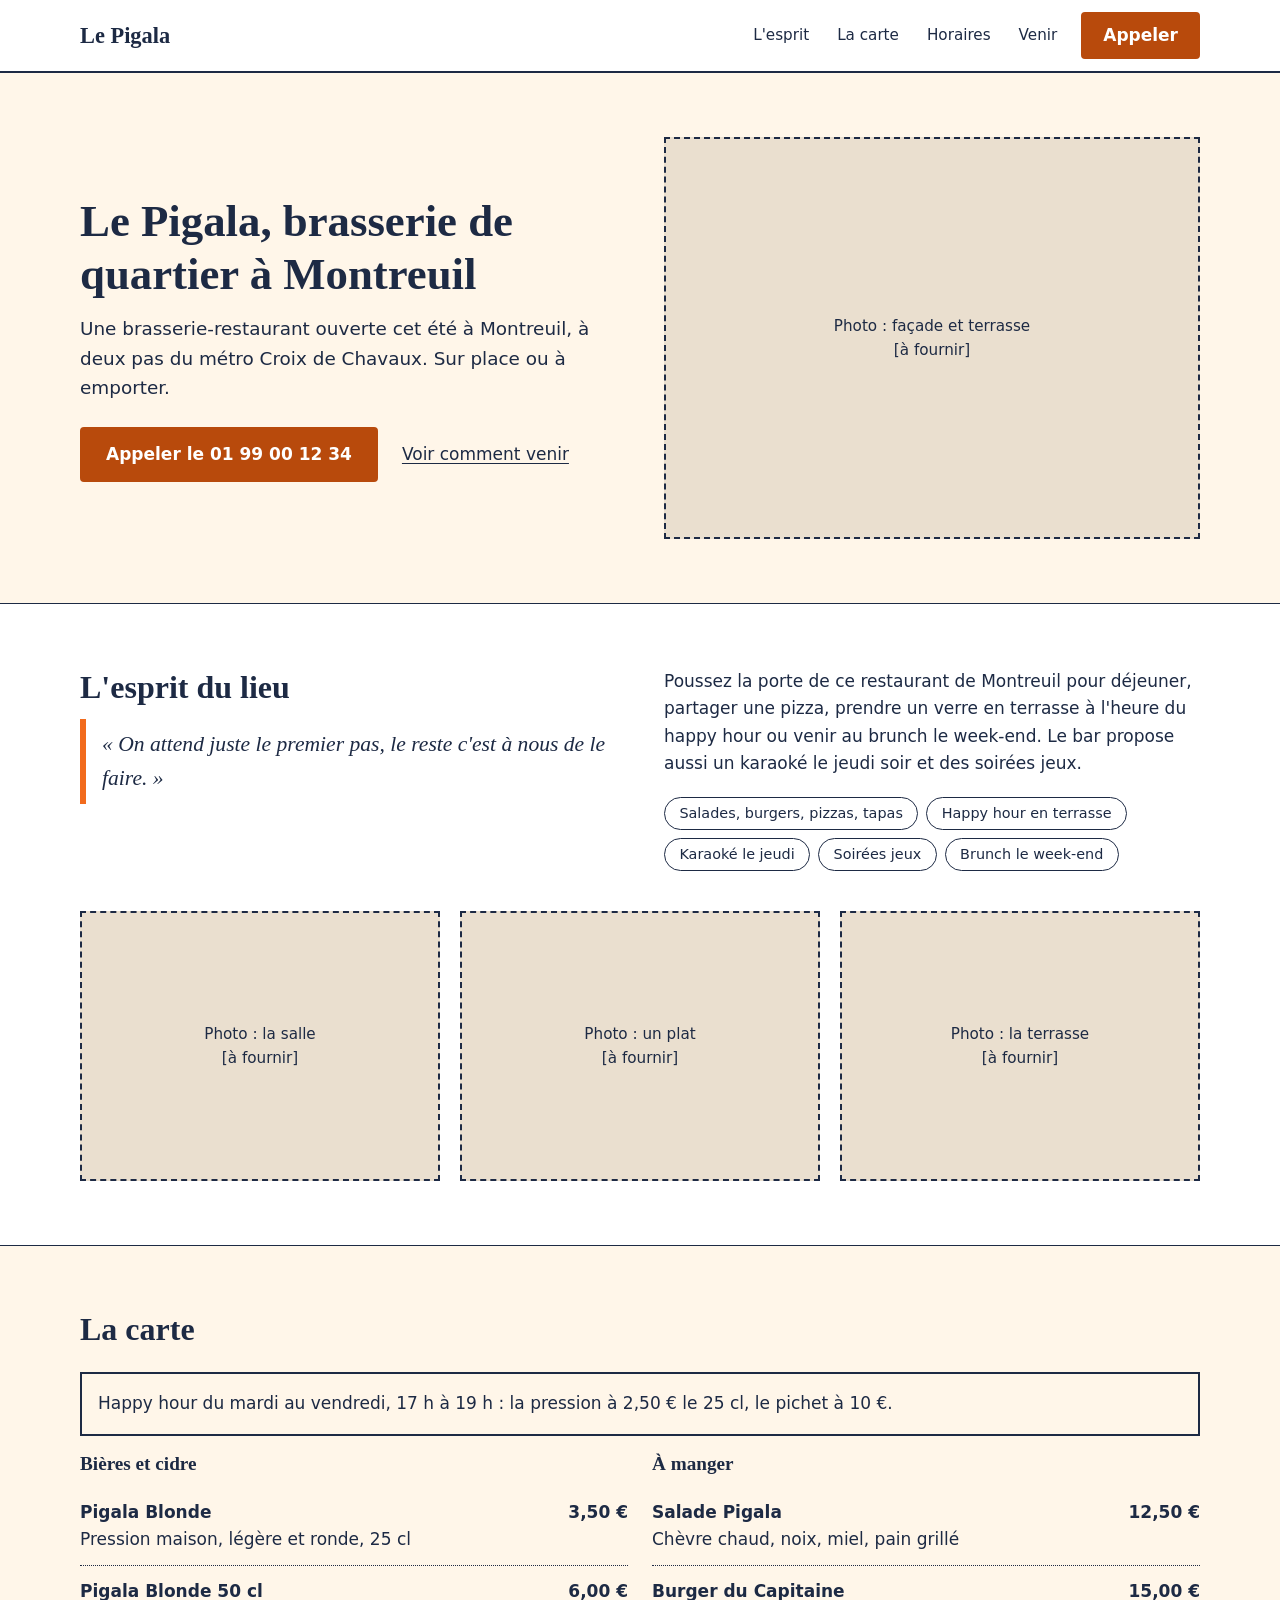
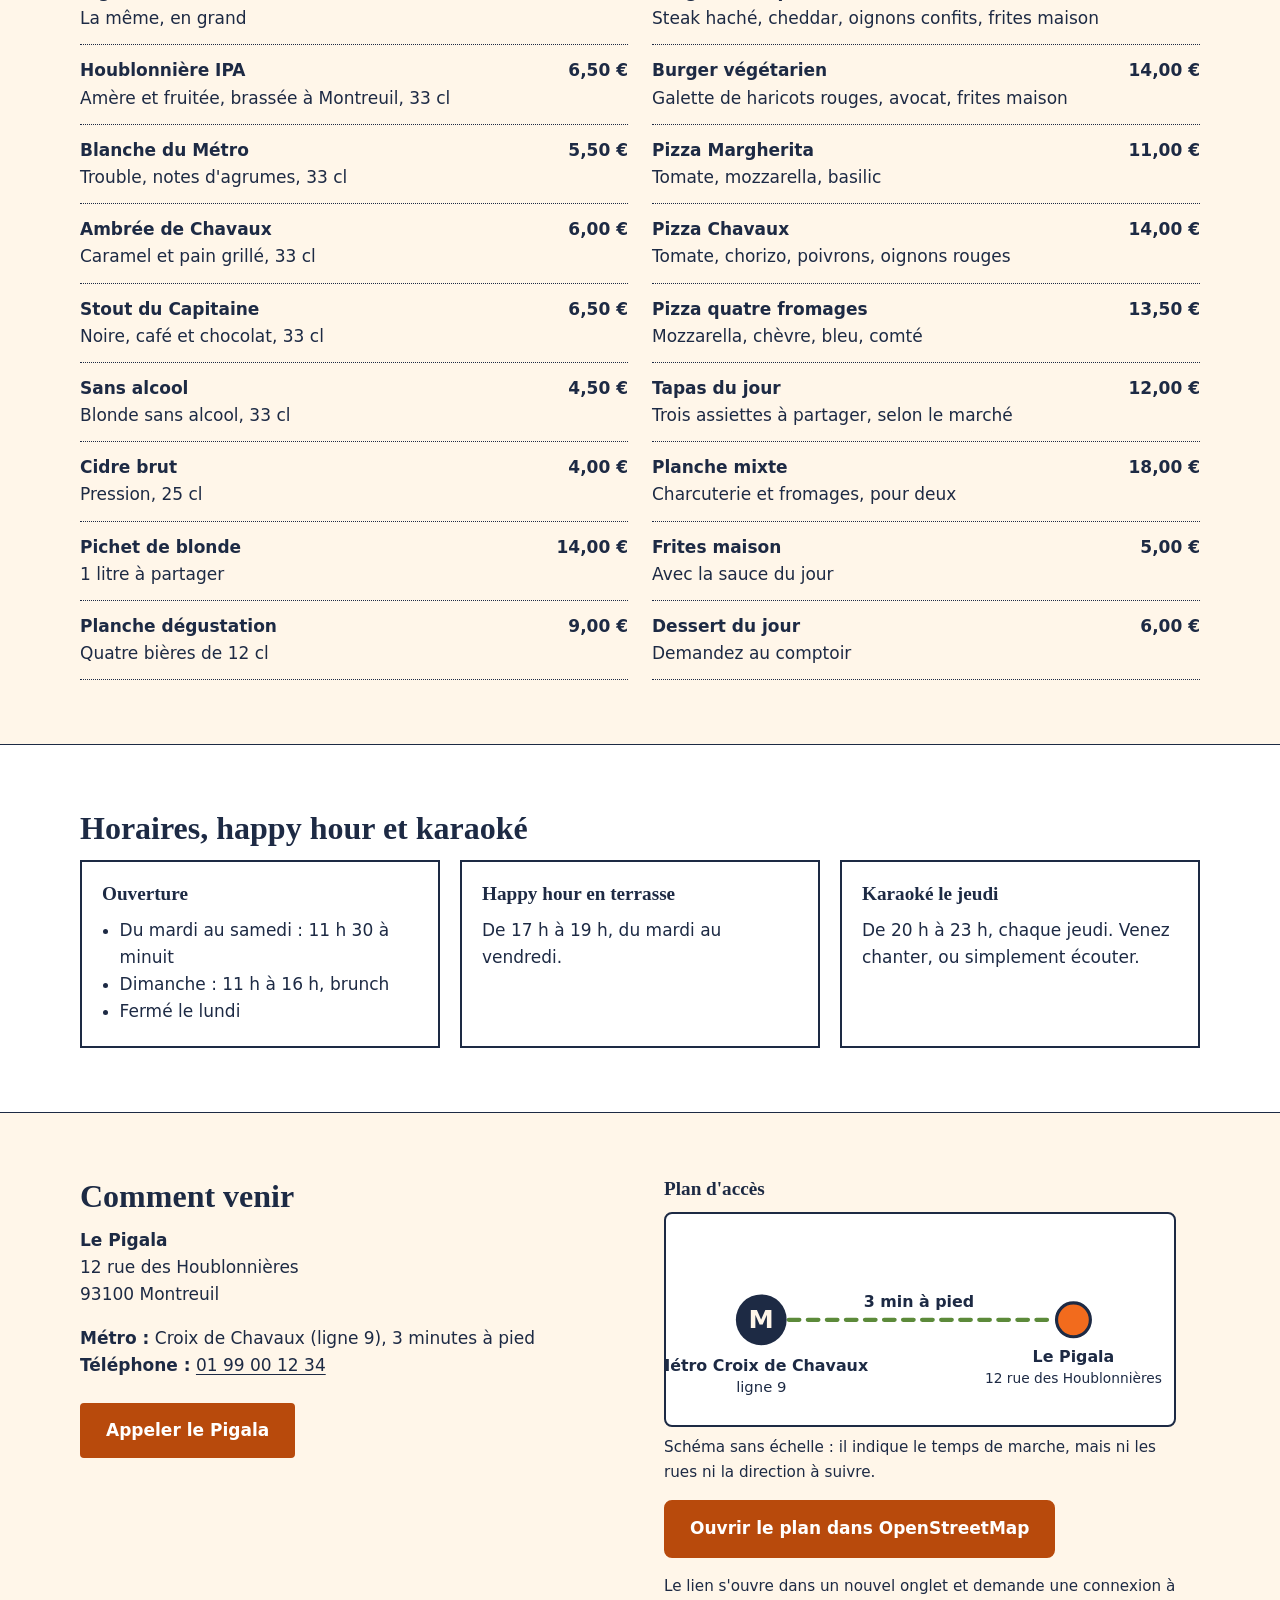
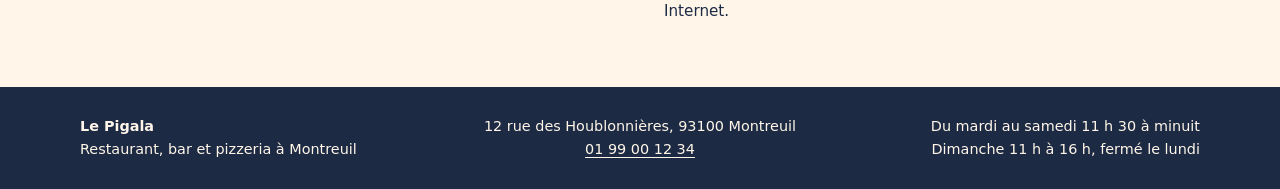
<file: exercices/10-relire/depart/index.html>
<!DOCTYPE html>
<html lang="fr">
<head>
  <meta charset="utf-8">
  <meta name="viewport" content="width=device-width, initial-scale=1">
  <title>Le Pigala | Brasserie, bar et restaurant à Montreuil, Croix de Chavaux</title>
  <meta name="description" content="Le Pigala, brasserie de quartier à Montreuil, à 3 minutes du métro Croix de Chavaux : pizzas, burgers, tapas, happy hour en terrasse, karaoké le jeudi et brunch le week-end.">
  <link rel="stylesheet" href="style.css">
  <link rel="stylesheet" href="css/plan-acces.css">
</head>
<body>
  <a class="lien-evitement" href="#contenu">Aller au contenu</a>

  <!-- DÉBUT en-tete -->
  <header class="entete">
    <div class="conteneur entete-contenu">
      <p class="marque">Le Pigala</p>
      <nav aria-label="Navigation principale">
        <ul class="menu">
          <li><a href="#esprit">L'esprit</a></li>
          <li><a href="#carte">La carte</a></li>
          <li><a href="#horaires">Horaires</a></li>
          <li><a href="#venir">Venir</a></li>
          <li><a class="bouton" href="tel:+33199001234">Appeler</a></li>
        </ul>
      </nav>
    </div>
  </header>
  <!-- FIN en-tete -->

  <main id="contenu">
    <!-- DÉBUT heros -->
    <section class="heros" aria-labelledby="titre-principal">
      <div class="conteneur deux-colonnes">
        <div class="heros-texte">
          <h1 id="titre-principal">Le Pigala, brasserie de quartier à Montreuil</h1>
          <p class="chapeau">
            Une brasserie-restaurant ouverte cet été à Montreuil, à deux pas du métro
            Croix de Chavaux. Sur place ou à emporter.
          </p>
          <p class="actions">
            <a class="bouton" href="tel:+33199001234">Appeler le 01 99 00 12 34</a>
            <a href="#venir">Voir comment venir</a>
          </p>
        </div>
        <!-- Emplacement photo : remplacer le bloc .photo-vide par
             <img src="img/facade.jpg" alt="Description de la photo" width="..." height="...">
             (le texte alternatif sera à écrire quand la photo sera là). -->
        <figure class="photo">
          <div class="photo-vide">Photo : façade et terrasse<br>[à fournir]</div>
        </figure>
      </div>
    </section>
    <!-- FIN heros -->

    <!-- DÉBUT esprit -->
    <section id="esprit" class="esprit" aria-labelledby="titre-esprit">
      <div class="conteneur">
        <div class="deux-colonnes">
          <div>
            <h2 id="titre-esprit">L'esprit du lieu</h2>
            <blockquote>
              <p>« On attend juste le premier pas, le reste c'est à nous de le faire. »</p>
            </blockquote>
          </div>
          <div>
            <p>
              Poussez la porte de ce restaurant de Montreuil pour déjeuner, partager une pizza,
              prendre un verre en terrasse à l'heure du happy hour ou venir au brunch le week-end.
              Le bar propose aussi un karaoké le jeudi soir et des soirées jeux.
            </p>
            <ul class="pastilles">
              <li>Salades, burgers, pizzas, tapas</li>
              <li>Happy hour en terrasse</li>
              <li>Karaoké le jeudi</li>
              <li>Soirées jeux</li>
              <li>Brunch le week-end</li>
            </ul>
          </div>
        </div>

        <!-- Emplacements photos : même principe que dans le héros. -->
        <div class="galerie">
          <figure class="photo">
            <div class="photo-vide">Photo : la salle<br>[à fournir]</div>
          </figure>
          <figure class="photo">
            <div class="photo-vide">Photo : un plat<br>[à fournir]</div>
          </figure>
          <figure class="photo">
            <div class="photo-vide">Photo : la terrasse<br>[à fournir]</div>
          </figure>
        </div>
      </div>
    </section>
    <!-- FIN esprit -->

    <!-- DÉBUT carte -->
    <section id="carte" class="carte" aria-labelledby="titre-carte">
      <div class="conteneur">
        <h2 id="titre-carte">La carte</h2>
        <p class="happy-hour">Happy hour du mardi au vendredi, 17 h à 19 h : la pression à 2,50 € le 25 cl, le pichet à 10 €.</p>
        <div class="colonnes-carte">
          <div>
            <h3>Bières et cidre</h3>
            <ul>
              <li><span>Pigala Blonde</span> <span>Pression maison, légère et ronde, 25 cl</span> <span class="prix">3,50 €</span></li>
              <li><span>Pigala Blonde 50 cl</span> <span>La même, en grand</span> <span class="prix">6,00 €</span></li>
              <li><span>Houblonnière IPA</span> <span>Amère et fruitée, brassée à Montreuil, 33 cl</span> <span class="prix">6,50 €</span></li>
              <li><span>Blanche du Métro</span> <span>Trouble, notes d'agrumes, 33 cl</span> <span class="prix">5,50 €</span></li>
              <li><span>Ambrée de Chavaux</span> <span>Caramel et pain grillé, 33 cl</span> <span class="prix">6,00 €</span></li>
              <li><span>Stout du Capitaine</span> <span>Noire, café et chocolat, 33 cl</span> <span class="prix">6,50 €</span></li>
              <li><span>Sans alcool</span> <span>Blonde sans alcool, 33 cl</span> <span class="prix">4,50 €</span></li>
              <li><span>Cidre brut</span> <span>Pression, 25 cl</span> <span class="prix">4,00 €</span></li>
              <li><span>Pichet de blonde</span> <span>1 litre à partager</span> <span class="prix">14,00 €</span></li>
              <li><span>Planche dégustation</span> <span>Quatre bières de 12 cl</span> <span class="prix">9,00 €</span></li>
            </ul>
          </div>
          <div>
            <h3>À manger</h3>
            <ul>
              <li><span>Salade Pigala</span> <span>Chèvre chaud, noix, miel, pain grillé</span> <span class="prix">12,50 €</span></li>
              <li><span>Burger du Capitaine</span> <span>Steak haché, cheddar, oignons confits, frites maison</span> <span class="prix">15,00 €</span></li>
              <li><span>Burger végétarien</span> <span>Galette de haricots rouges, avocat, frites maison</span> <span class="prix">14,00 €</span></li>
              <li><span>Pizza Margherita</span> <span>Tomate, mozzarella, basilic</span> <span class="prix">11,00 €</span></li>
              <li><span>Pizza Chavaux</span> <span>Tomate, chorizo, poivrons, oignons rouges</span> <span class="prix">14,00 €</span></li>
              <li><span>Pizza quatre fromages</span> <span>Mozzarella, chèvre, bleu, comté</span> <span class="prix">13,50 €</span></li>
              <li><span>Tapas du jour</span> <span>Trois assiettes à partager, selon le marché</span> <span class="prix">12,00 €</span></li>
              <li><span>Planche mixte</span> <span>Charcuterie et fromages, pour deux</span> <span class="prix">18,00 €</span></li>
              <li><span>Frites maison</span> <span>Avec la sauce du jour</span> <span class="prix">5,00 €</span></li>
              <li><span>Dessert du jour</span> <span>Demandez au comptoir</span> <span class="prix">6,00 €</span></li>
            </ul>
          </div>
        </div>


      </div>
    </section>
    <!-- FIN carte -->

    <!-- DÉBUT horaires -->
    <section id="horaires" class="horaires" aria-labelledby="titre-horaires">
      <div class="conteneur">
        <h2 id="titre-horaires">Horaires, happy hour et karaoké</h2>

        <div class="blocs">
          <div class="bloc">
            <h3>Ouverture</h3>
            <ul>
              <li>Du mardi au samedi : 11 h 30 à minuit</li>
              <li>Dimanche : 11 h à 16 h, brunch</li>
              <li>Fermé le lundi</li>
            </ul>
          </div>

          <div class="bloc">
            <h3>Happy hour en terrasse</h3>
            <p>De 17 h à 19 h, du mardi au vendredi.</p>
          </div>

          <div class="bloc">
            <h3>Karaoké le jeudi</h3>
            <p>De 20 h à 23 h, chaque jeudi. Venez chanter, ou simplement écouter.</p>
          </div>
        </div>
      </div>
    </section>
    <!-- FIN horaires -->

    <!-- DÉBUT venir -->
    <section id="venir" class="venir" aria-labelledby="titre-venir">
      <div class="conteneur deux-colonnes">
        <div>
          <h2 id="titre-venir">Comment venir</h2>
          <address>
            <p><strong>Le Pigala</strong><br>
            12 rue des Houblonnières<br>
            93100 Montreuil</p>
          </address>
          <p class="infos">
            <strong>Métro :</strong> Croix de Chavaux (ligne 9), 3 minutes à pied<br>
            <strong>Téléphone :</strong> <a href="tel:+33199001234">01 99 00 12 34</a>
          </p>
          <p>
            <a class="bouton" href="tel:+33199001234">Appeler le Pigala</a>
          </p>
        </div>

        <!-- DÉBUT plan-acces -->
        <div class="plan-acces">
          <h3 id="titre-plan-acces">Plan d'accès</h3>
          <figure>
            <svg viewBox="0 0 480 200" role="img" aria-labelledby="plan-titre plan-desc">
              <title id="plan-titre">Schéma d'accès au Pigala depuis le métro Croix de Chavaux</title>
              <desc id="plan-desc">Deux repères reliés par un trait en pointillés : à gauche la station de métro Croix de Chavaux, ligne 9 ; à droite Le Pigala, 12 rue des Houblonnières. Il faut compter 3 minutes à pied entre les deux.</desc>
              <line x1="116" y1="100" x2="362" y2="100" stroke="#5C8A3A" stroke-width="4" stroke-dasharray="10 8" stroke-linecap="round"/>
              <circle class="plan-metro-disque" cx="90" cy="100" r="24" fill="#1D2A44"/>
              <text class="plan-metro-lettre" x="90" y="108" font-size="24" text-anchor="middle">M</text>
              <text class="plan-etiquette" x="90" y="148" font-size="15" text-anchor="middle">Métro Croix de Chavaux</text>
              <text x="90" y="168" font-size="14" text-anchor="middle">ligne 9</text>
              <circle class="plan-pigala-repere" cx="385" cy="100" r="16" fill="#F26B1D" stroke="#1D2A44" stroke-width="3"/>
              <text class="plan-etiquette" x="385" y="140" font-size="15" text-anchor="middle">Le Pigala</text>
              <text x="385" y="160" font-size="13" text-anchor="middle">12 rue des Houblonnières</text>
              <text class="plan-etiquette" x="239" y="88" font-size="15" text-anchor="middle">3 min à pied</text>
            </svg>
            <figcaption>Schéma sans échelle : il indique le temps de marche, mais ni les rues ni la direction à suivre.</figcaption>
          </figure>
          <p>
            <a class="bouton-plan" href="https://www.openstreetmap.org/search?query=12%20rue%20des%20Houblonni%C3%A8res%2C%2093100%20Montreuil" target="_blank" rel="noopener noreferrer">Ouvrir le plan dans OpenStreetMap</a>
          </p>
          <p class="plan-note">Le lien s'ouvre dans un nouvel onglet et demande une connexion à Internet.</p>
        </div>
        <!-- FIN plan-acces -->
      </div>
    </section>
    <!-- FIN venir -->
  </main>

  <!-- DÉBUT pied -->
  <footer class="pied">
    <div class="conteneur pied-contenu">
      <p><strong>Le Pigala</strong><br>Restaurant, bar et pizzeria à Montreuil</p>
      <p>12 rue des Houblonnières, 93100 Montreuil<br><a href="tel:+33199001234">01 99 00 12 34</a></p>
      <p>Du mardi au samedi 11 h 30 à minuit<br>Dimanche 11 h à 16 h, fermé le lundi</p>
    </div>
  </footer>
  <!-- FIN pied -->
</body>
</html>
</file>
<file: exercices/01-trois-outils/depart/style.css>
/* Le Pigala : feuille de style unique, sans police web ni framework.
   Contrastes (texte sur fond), calculés :
   - bleu nuit sur crème      13,4 : 1
   - crème sur bleu nuit      13,4 : 1
   - bleu nuit sur orange      4,7 : 1  (le texte blanc sur l'orange n'atteint que 3,1 : 1, il n'est pas utilisé)
   Le vert houblon (3,8 : 1 sur crème) ne sert qu'en filets décoratifs, jamais pour du texte. */

:root {
  --orange: #F26B1D;
  --nuit: #1D2A44;
  --creme: #FFF6E9;
  --houblon: #5C8A3A;
  --blanc: #FFFFFF;
}

*,
*::before,
*::after {
  box-sizing: border-box;
}

html {
  scroll-behavior: smooth;
}

body {
  margin: 0;
  font-family: system-ui, -apple-system, "Segoe UI", Roboto, Arial, sans-serif;
  font-size: 1.0625rem;
  line-height: 1.6;
  color: var(--nuit);
  background: var(--creme);
  overflow-wrap: break-word;
}

.conteneur {
  max-width: 62rem;
  margin: 0 auto;
  padding: 0 1rem;
}

h1,
h2,
h3 {
  line-height: 1.2;
  margin: 0 0 0.75rem;
}

h1 {
  font-size: clamp(1.9rem, 6vw, 3rem);
}

h2 {
  font-size: clamp(1.5rem, 4.5vw, 2rem);
}

h3 {
  font-size: 1.2rem;
}

p {
  margin: 0 0 1rem;
}

a {
  color: inherit;
}

:focus-visible {
  outline: 3px solid var(--nuit);
  outline-offset: 3px;
}

/* Lien d'évitement */
.lien-evitement {
  position: absolute;
  left: 1rem;
  top: -4rem;
  padding: 0.5rem 1rem;
  background: var(--creme);
  color: var(--nuit);
  z-index: 10;
}

.lien-evitement:focus {
  top: 1rem;
}

/* En-tête */
.entete {
  background: var(--nuit);
  color: var(--creme);
  padding: 1rem 0 2.5rem;
  border-bottom: 0.5rem solid var(--houblon);
}

.entete :focus-visible,
.pied :focus-visible {
  outline-color: var(--creme);
}

.marque {
  margin: 0;
  font-size: 1.25rem;
  font-weight: 700;
  letter-spacing: 0.05em;
  text-transform: uppercase;
}

.menu {
  list-style: none;
  margin: 0.5rem 0 2rem;
  padding: 0;
  display: flex;
  flex-wrap: wrap;
  gap: 0.25rem 1.25rem;
}

.menu a {
  display: inline-block;
  padding: 0.5rem 0;
}

.accroche {
  font-size: 1.2rem;
  max-width: 40rem;
}

/* Bouton d'appel : texte bleu nuit sur orange */
.bouton {
  display: inline-block;
  padding: 0.85rem 1.5rem;
  background: var(--orange);
  color: var(--nuit);
  font-weight: 700;
  text-decoration: none;
  border-radius: 0.5rem;
  border: 2px solid var(--orange);
}

.bouton:hover {
  background: var(--creme);
  border-color: var(--orange);
}

/* Sections */
.bloc {
  padding: 2.5rem 0;
}

.bloc-creme {
  background: var(--creme);
}

.bloc-blanc {
  background: var(--blanc);
}

.citation {
  margin: 0 0 1.5rem;
  padding: 0.5rem 0 0.5rem 1rem;
  border-left: 0.4rem solid var(--houblon);
  font-size: 1.35rem;
  font-weight: 700;
}

.citation p {
  margin: 0;
}

.trois {
  list-style: none;
  margin: 1.5rem 0 0;
  padding: 0;
  display: grid;
  gap: 1rem;
}

.trois li {
  padding: 1rem;
  background: var(--blanc);
  border-top: 0.3rem solid var(--orange);
  border-radius: 0.25rem;
}

.trois p {
  margin: 0;
}

.colonnes {
  display: grid;
  gap: 1.5rem;
  margin-top: 1.5rem;
}

/* Carte */
.plats {
  list-style: none;
  margin: 0;
  padding: 0;
}

.plats li {
  display: grid;
  grid-template-columns: 1fr auto;
  column-gap: 1rem;
  padding: 0.75rem 0;
  border-bottom: 1px solid var(--houblon);
}

.plats .nom {
  font-weight: 700;
}

.plats .prix {
  font-weight: 700;
  white-space: nowrap;
}

.plats .detail {
  grid-column: 1 / -1;
}

/* Horaires */
.horaires {
  width: 100%;
  max-width: 32rem;
  border-collapse: collapse;
  margin-bottom: 1.5rem;
}

.horaires caption {
  text-align: left;
  font-weight: 700;
  padding-bottom: 0.5rem;
}

.horaires th,
.horaires td {
  text-align: left;
  padding: 0.6rem 0.5rem 0.6rem 0;
  border-bottom: 1px solid var(--houblon);
  vertical-align: top;
}

.rdv {
  padding: 1.25rem;
  background: var(--nuit);
  color: var(--creme);
  border-left: 0.5rem solid var(--orange);
  border-radius: 0.25rem;
}

.rdv p:last-child {
  margin-bottom: 0;
}

.quand {
  font-weight: 700;
}

/* Adresse */
.adresse {
  font-style: normal;
  display: grid;
  gap: 0.5rem 2rem;
  margin: 1.5rem 0;
}

.adresse p {
  margin: 0;
}

/* Pied de page */
.pied {
  background: var(--nuit);
  color: var(--creme);
  padding: 1.5rem 0;
  border-top: 0.5rem solid var(--houblon);
}

.pied p {
  margin: 0 0 0.5rem;
}

.mention {
  font-size: 0.95rem;
}

/* Écrans plus larges */
@media (min-width: 40rem) {
  .trois {
    grid-template-columns: repeat(3, 1fr);
  }

  .colonnes {
    grid-template-columns: 1fr 1fr;
  }

  .adresse {
    grid-template-columns: repeat(3, 1fr);
  }
}
</file>
<file: exercices/02-page-en-un-prompt/depart/style.css>
/* Le Pigala - feuille de style
   Couleurs de l'enseigne :
   orange #F26B1D, bleu nuit #1D2A44, crème #FFF6E9, vert houblon #5C8A3A.
   Contrastes (texte sur fond, minimum 4,5:1) :
   - bleu nuit sur crème      : environ 13:1
   - crème sur bleu nuit      : environ 13:1
   - bleu nuit sur orange     : environ 4,7:1
   - orange sur bleu nuit     : environ 4,7:1
   Le vert houblon sert uniquement de filet décoratif, jamais de fond de texte. */

:root {
  --orange: #F26B1D;
  --nuit: #1D2A44;
  --creme: #FFF6E9;
  --houblon: #5C8A3A;
  --blanc-casse: #FFFFFF;
  --police: system-ui, -apple-system, "Segoe UI", Roboto, "Helvetica Neue", Arial, sans-serif;
  --police-titre: Georgia, "Times New Roman", serif;
}

*,
*::before,
*::after {
  box-sizing: border-box;
}

html {
  scroll-behavior: smooth;
  scroll-padding-top: 4.5rem;
}

body {
  margin: 0;
  font-family: var(--police);
  font-size: 1.0625rem;
  line-height: 1.6;
  color: var(--nuit);
  background: var(--creme);
  overflow-wrap: break-word;
}

img, svg {
  max-width: 100%;
  height: auto;
}

.conteneur {
  width: 100%;
  max-width: 60rem;
  margin: 0 auto;
  padding: 0 1rem;
}

h1, h2, h3 {
  font-family: var(--police-titre);
  line-height: 1.2;
  margin: 0 0 0.75rem;
}

h1 { font-size: 2rem; }
h2 { font-size: 1.6rem; }
h3 { font-size: 1.2rem; }

p { margin: 0 0 1rem; }

a {
  color: inherit;
  text-underline-offset: 0.2em;
}

a:focus-visible,
.bouton:focus-visible {
  outline: 3px solid var(--orange);
  outline-offset: 3px;
}

.entete a:focus-visible,
.pied a:focus-visible,
.accroche a:focus-visible {
  outline-color: var(--creme);
}

/* Lien d'évitement */
.lien-evitement {
  position: absolute;
  left: 1rem;
  top: -4rem;
  padding: 0.5rem 1rem;
  background: var(--orange);
  color: var(--nuit);
  font-weight: 700;
  z-index: 20;
}
.lien-evitement:focus {
  top: 0.5rem;
}

/* En-tête et navigation */
.entete {
  position: sticky;
  top: 0;
  z-index: 10;
  background: var(--nuit);
  color: var(--creme);
  border-bottom: 4px solid var(--houblon);
}

.entete .conteneur {
  display: flex;
  flex-wrap: wrap;
  align-items: center;
  justify-content: space-between;
  gap: 0.25rem 1.5rem;
  padding-top: 0.5rem;
  padding-bottom: 0.5rem;
}

.marque {
  margin: 0;
  font-family: var(--police-titre);
  font-size: 1.4rem;
  font-weight: 700;
  color: var(--orange);
}

.menu {
  display: flex;
  flex-wrap: wrap;
  gap: 0.25rem 1rem;
  list-style: none;
  margin: 0;
  padding: 0;
}

.menu a {
  display: inline-block;
  padding: 0.4rem 0.25rem;
  text-decoration: none;
  font-weight: 600;
}

.menu a:hover {
  text-decoration: underline;
}

/* Accroche */
.accroche {
  padding: 3rem 0;
  background: var(--nuit);
  color: var(--creme);
}

.accroche h1 {
  font-size: 2.1rem;
}

.chapeau {
  font-size: 1.15rem;
  max-width: 40rem;
}

.bouton {
  display: inline-block;
  padding: 0.85rem 1.5rem;
  background: var(--orange);
  color: var(--nuit);
  font-weight: 700;
  text-decoration: none;
  border-radius: 0.5rem;
  border: 2px solid var(--orange);
}

.bouton:hover {
  background: var(--creme);
  border-color: var(--creme);
}

/* Sections */
main section {
  padding: 2.5rem 0;
}

.esprit {
  background: var(--creme);
}

blockquote {
  margin: 0 0 1.25rem;
  padding: 0.5rem 0 0.5rem 1rem;
  border-left: 6px solid var(--houblon);
  font-family: var(--police-titre);
  font-size: 1.35rem;
  font-style: italic;
}

blockquote p { margin: 0; }

.pastilles {
  display: flex;
  flex-wrap: wrap;
  gap: 0.5rem;
  list-style: none;
  margin: 1.25rem 0 0;
  padding: 0;
}

.pastilles li {
  padding: 0.35rem 0.9rem;
  background: var(--nuit);
  color: var(--creme);
  border-radius: 2rem;
  font-size: 0.95rem;
}

/* Carte */
.carte {
  background: var(--blanc-casse);
  border-top: 4px solid var(--houblon);
  border-bottom: 4px solid var(--houblon);
}

.intro {
  max-width: 40rem;
}

.grille-carte {
  display: grid;
  grid-template-columns: 1fr;
  gap: 1.25rem;
}

.categorie {
  padding: 1rem 1.1rem;
  background: var(--creme);
  border-radius: 0.5rem;
  border-top: 4px solid var(--orange);
}

.plats {
  list-style: none;
  margin: 0;
  padding: 0;
}

.plats li {
  display: flex;
  justify-content: space-between;
  align-items: baseline;
  gap: 1rem;
  padding: 0.45rem 0;
  border-bottom: 1px dashed var(--nuit);
}

.plats li:last-child {
  border-bottom: 0;
}

.prix {
  flex: none;
  font-weight: 700;
  white-space: nowrap;
}

/* Horaires */
.horaires {
  background: var(--nuit);
  color: var(--creme);
}

.blocs {
  display: grid;
  grid-template-columns: 1fr;
  gap: 1.25rem;
}

.bloc {
  padding: 1rem 1.1rem;
  border: 2px solid var(--creme);
  border-radius: 0.5rem;
}

.bloc h3 {
  color: var(--orange);
}

.bloc ul {
  margin: 0;
  padding-left: 1.1rem;
}

.bloc p:last-child {
  margin-bottom: 0;
}

/* Venir */
.venir address {
  font-style: normal;
}

.infos {
  list-style: none;
  margin: 0 0 1.25rem;
  padding: 0;
}

.infos li {
  margin-bottom: 0.4rem;
}

/* Pied de page */
.pied {
  padding: 1.5rem 0;
  background: var(--nuit);
  color: var(--creme);
  border-top: 4px solid var(--houblon);
  font-size: 0.95rem;
}

.pied p {
  margin: 0 0 0.4rem;
}

/* Écrans plus larges */
@media (min-width: 40rem) {
  h1 { font-size: 2.6rem; }
  h2 { font-size: 1.9rem; }
  .accroche h1 { font-size: 2.8rem; }
  .accroche { padding: 4.5rem 0; }
  main section { padding: 3.5rem 0; }
  .grille-carte { grid-template-columns: repeat(2, 1fr); }
  .blocs { grid-template-columns: repeat(3, 1fr); }
}

@media (prefers-reduced-motion: reduce) {
  html { scroll-behavior: auto; }
}
</file>
<file: exercices/04-regles-du-projet/depart/style.css>
/* Le Pigala - feuille de style
   Couleurs de l'enseigne :
   orange #F26B1D, bleu nuit #1D2A44, crème #FFF6E9, vert houblon #5C8A3A.
   Contrastes (texte sur fond, minimum 4,5:1) :
   - bleu nuit sur crème      : environ 13:1
   - crème sur bleu nuit      : environ 13:1
   - bleu nuit sur orange     : environ 4,7:1
   - orange sur bleu nuit     : environ 4,7:1
   Le vert houblon sert uniquement de filet décoratif, jamais de fond de texte. */

:root {
  --orange: #F26B1D;
  --nuit: #1D2A44;
  --creme: #FFF6E9;
  --houblon: #5C8A3A;
  --blanc-casse: #FFFFFF;
  --police: system-ui, -apple-system, "Segoe UI", Roboto, "Helvetica Neue", Arial, sans-serif;
  --police-titre: Georgia, "Times New Roman", serif;
}

*,
*::before,
*::after {
  box-sizing: border-box;
}

html {
  scroll-behavior: smooth;
  scroll-padding-top: 4.5rem;
}

body {
  margin: 0;
  font-family: var(--police);
  font-size: 1.0625rem;
  line-height: 1.6;
  color: var(--nuit);
  background: var(--creme);
  overflow-wrap: break-word;
}

img, svg {
  max-width: 100%;
  height: auto;
}

.conteneur {
  width: 100%;
  max-width: 60rem;
  margin: 0 auto;
  padding: 0 1rem;
}

h1, h2, h3 {
  font-family: var(--police-titre);
  line-height: 1.2;
  margin: 0 0 0.75rem;
}

h1 { font-size: 2rem; }
h2 { font-size: 1.6rem; }
h3 { font-size: 1.2rem; }

p { margin: 0 0 1rem; }

a {
  color: inherit;
  text-underline-offset: 0.2em;
}

a:focus-visible,
.bouton:focus-visible {
  outline: 3px solid var(--orange);
  outline-offset: 3px;
}

.entete a:focus-visible,
.pied a:focus-visible,
.accroche a:focus-visible {
  outline-color: var(--creme);
}

/* Lien d'évitement */
.lien-evitement {
  position: absolute;
  left: 1rem;
  top: -4rem;
  padding: 0.5rem 1rem;
  background: var(--orange);
  color: var(--nuit);
  font-weight: 700;
  z-index: 20;
}
.lien-evitement:focus {
  top: 0.5rem;
}

/* En-tête et navigation */
.entete {
  position: sticky;
  top: 0;
  z-index: 10;
  background: var(--nuit);
  color: var(--creme);
  border-bottom: 4px solid var(--houblon);
}

.entete .conteneur {
  display: flex;
  flex-wrap: wrap;
  align-items: center;
  justify-content: space-between;
  gap: 0.25rem 1.5rem;
  padding-top: 0.5rem;
  padding-bottom: 0.5rem;
}

.marque {
  margin: 0;
  font-family: var(--police-titre);
  font-size: 1.4rem;
  font-weight: 700;
  color: var(--orange);
}

.menu {
  display: flex;
  flex-wrap: wrap;
  gap: 0.25rem 1rem;
  list-style: none;
  margin: 0;
  padding: 0;
}

.menu a {
  display: inline-block;
  padding: 0.4rem 0.25rem;
  text-decoration: none;
  font-weight: 600;
}

.menu a:hover {
  text-decoration: underline;
}

/* Accroche */
.accroche {
  padding: 3rem 0;
  background: var(--nuit);
  color: var(--creme);
}

.accroche h1 {
  font-size: 2.1rem;
}

.chapeau {
  font-size: 1.15rem;
  max-width: 40rem;
}

.bouton {
  display: inline-block;
  padding: 0.85rem 1.5rem;
  background: var(--orange);
  color: var(--nuit);
  font-weight: 700;
  text-decoration: none;
  border-radius: 0.5rem;
  border: 2px solid var(--orange);
}

.bouton:hover {
  background: var(--creme);
  border-color: var(--creme);
}

/* Sections */
main section {
  padding: 2.5rem 0;
}

.esprit {
  background: var(--creme);
}

blockquote {
  margin: 0 0 1.25rem;
  padding: 0.5rem 0 0.5rem 1rem;
  border-left: 6px solid var(--houblon);
  font-family: var(--police-titre);
  font-size: 1.35rem;
  font-style: italic;
}

blockquote p { margin: 0; }

.pastilles {
  display: flex;
  flex-wrap: wrap;
  gap: 0.5rem;
  list-style: none;
  margin: 1.25rem 0 0;
  padding: 0;
}

.pastilles li {
  padding: 0.35rem 0.9rem;
  background: var(--nuit);
  color: var(--creme);
  border-radius: 2rem;
  font-size: 0.95rem;
}

/* Carte */
.carte {
  background: var(--blanc-casse);
  border-top: 4px solid var(--houblon);
  border-bottom: 4px solid var(--houblon);
}

.intro {
  max-width: 40rem;
}

.grille-carte {
  display: grid;
  grid-template-columns: 1fr;
  gap: 1.25rem;
}

.categorie {
  padding: 1rem 1.1rem;
  background: var(--creme);
  border-radius: 0.5rem;
  border-top: 4px solid var(--orange);
}

.plats {
  list-style: none;
  margin: 0;
  padding: 0;
}

.plats li {
  display: flex;
  justify-content: space-between;
  align-items: baseline;
  gap: 1rem;
  padding: 0.45rem 0;
  border-bottom: 1px dashed var(--nuit);
}

.plats li:last-child {
  border-bottom: 0;
}

.prix {
  flex: none;
  font-weight: 700;
  white-space: nowrap;
}

/* Horaires */
.horaires {
  background: var(--nuit);
  color: var(--creme);
}

.blocs {
  display: grid;
  grid-template-columns: 1fr;
  gap: 1.25rem;
}

.bloc {
  padding: 1rem 1.1rem;
  border: 2px solid var(--creme);
  border-radius: 0.5rem;
}

.bloc h3 {
  color: var(--orange);
}

.bloc ul {
  margin: 0;
  padding-left: 1.1rem;
}

.bloc p:last-child {
  margin-bottom: 0;
}

/* Venir */
.venir address {
  font-style: normal;
}

.infos {
  list-style: none;
  margin: 0 0 1.25rem;
  padding: 0;
}

.infos li {
  margin-bottom: 0.4rem;
}

/* Pied de page */
.pied {
  padding: 1.5rem 0;
  background: var(--nuit);
  color: var(--creme);
  border-top: 4px solid var(--houblon);
  font-size: 0.95rem;
}

.pied p {
  margin: 0 0 0.4rem;
}

/* Écrans plus larges */
@media (min-width: 40rem) {
  h1 { font-size: 2.6rem; }
  h2 { font-size: 1.9rem; }
  .accroche h1 { font-size: 2.8rem; }
  .accroche { padding: 4.5rem 0; }
  main section { padding: 3.5rem 0; }
  .grille-carte { grid-template-columns: repeat(2, 1fr); }
  .blocs { grid-template-columns: repeat(3, 1fr); }
}

@media (prefers-reduced-motion: reduce) {
  html { scroll-behavior: auto; }
}
</file>
<file: exercices/04-regles-du-projet/depart/css/plan-acces.css>
/* Le Pigala - composant « plan d'accès »
   Contrastes (texte sur fond, minimum 4,5:1) :
   - bleu nuit sur blanc      : environ 14:1
   - blanc sur orange foncé   : environ 5,2:1
   L'orange vif #F26B1D n'est utilisé que pour le repère du Pigala sur le schéma, sans texte dessus. */

:root {
  --orange-fonce: #B84A0C;
}

.plan-acces {
  margin: 1.5rem 0;
}

.plan-acces figure {
  margin: 0 0 1rem;
  max-width: 32rem;
}

.plan-acces svg {
  display: block;
  width: 100%;
  height: auto;
  background: var(--blanc-casse);
  border: 2px solid var(--nuit);
  border-radius: 0.5rem;
}

.plan-acces text {
  fill: var(--nuit);
  font-family: var(--police);
}

.plan-acces .plan-metro-lettre {
  fill: var(--creme);
  font-weight: 700;
}

.plan-acces .plan-etiquette {
  font-weight: 700;
}

.plan-acces figcaption {
  margin-top: 0.5rem;
  font-size: 0.95rem;
}

.plan-acces .plan-note {
  font-size: 0.95rem;
  margin: 0.5rem 0 0;
}

.bouton-plan {
  display: inline-block;
  padding: 0.85rem 1.5rem;
  background: var(--orange-fonce);
  color: var(--blanc-casse);
  font-weight: 700;
  text-decoration: none;
  border-radius: 0.5rem;
  border: 2px solid var(--orange-fonce);
}

.bouton-plan:hover {
  background: var(--nuit);
  border-color: var(--nuit);
}

.bouton-plan:focus-visible {
  outline: 3px solid var(--nuit);
  outline-offset: 3px;
}
</file>
<file: exercices/06-casse-ta-page/depart/style.css>
/* Le Pigala - feuille de style
   Couleurs de l'enseigne :
   orange #F26B1D, bleu nuit #1D2A44, crème #FFF6E9, vert houblon #5C8A3A.
   Contrastes (texte sur fond, minimum 4,5:1) :
   - bleu nuit sur crème      : environ 13:1
   - crème sur bleu nuit      : environ 13:1
   - bleu nuit sur orange     : environ 4,7:1
   - orange sur bleu nuit     : environ 4,7:1
   Le vert houblon sert uniquement de filet décoratif, jamais de fond de texte.

   Mode sombre (réglage du système, prefers-color-scheme: dark) :
   - crème sur nuit profond #141C2E : environ 15,9:1
   - crème sur bleu nuit              : environ 13,4:1
   - bleu nuit sur crème (pastilles)  : environ 13,4:1
   - orange sur nuit profond          : environ 5,6:1 */

:root {
  --orange: #F26B1D;
  --nuit: #1D2A44;
  --creme: #FFF6E9;
  --houblon: #5C8A3A;
  --blanc-casse: #FFFFFF;
  --police: system-ui, -apple-system, "Segoe UI", Roboto, "Helvetica Neue", Arial, sans-serif;
  --police-titre: Georgia, "Times New Roman", serif;

  /* Rôles de couleur : les valeurs ci-dessous sont celles du mode clair. */
  --fond: var(--creme);
  --texte: var(--nuit);
  --surface: var(--blanc-casse);
  --encart: var(--creme);
  --pastille-fond: var(--nuit);
  --pastille-texte: var(--creme);

  color-scheme: light dark;
}

@media (prefers-color-scheme: dark) {
  :root {
    --nuit-profond: #141C2E;
    --fond: var(--nuit-profond);
    --texte: var(--creme);
    --surface: var(--nuit);
    --encart: var(--nuit-profond);
    --pastille-fond: var(--creme);
    --pastille-texte: var(--nuit);
  }
}

*,
*::before,
*::after {
  box-sizing: border-box;
}

html {
  scroll-behavior: smooth;
  scroll-padding-top: 4.5rem;
}

body {
  margin: 0;
  font-family: var(--police);
  font-size: 1.0625rem;
  line-height: 1.6;
  color: var(--texte);
  background: var(--fond);
  overflow-wrap: break-word;
}

img, svg {
  max-width: 100%;
  height: auto;
}

.conteneur {
  width: 100%;
  max-width: 60rem;
  margin: 0 auto;
  padding: 0 1rem;
}

h1, h2, h3 {
  font-family: var(--police-titre);
  line-height: 1.2;
  margin: 0 0 0.75rem;
}

h1 { font-size: 2rem; }
h2 { font-size: 1.6rem; }
h3 { font-size: 1.2rem; }

p { margin: 0 0 1rem; }

a {
  color: inherit;
  text-underline-offset: 0.2em;
}

a:focus-visible,
.bouton:focus-visible {
  outline: 3px solid var(--orange);
  outline-offset: 3px;
}

.entete a:focus-visible,
.pied a:focus-visible,
.accroche a:focus-visible {
  outline-color: var(--creme);
}

/* Lien d'évitement */
.lien-evitement {
  position: absolute;
  left: 1rem;
  top: -4rem;
  padding: 0.5rem 1rem;
  background: var(--orange);
  color: var(--nuit);
  font-weight: 700;
  z-index: 20;
}
.lien-evitement:focus {
  top: 0.5rem;
}

/* En-tête et navigation */
.entete {
  position: sticky;
  top: 0;
  z-index: 10;
  background: var(--nuit);
  color: var(--creme);
  border-bottom: 4px solid var(--houblon);
}

.entete .conteneur {
  display: flex;
  flex-wrap: wrap;
  align-items: center;
  justify-content: space-between;
  gap: 0.25rem 1.5rem;
  padding-top: 0.5rem;
  padding-bottom: 0.5rem;
}

.marque {
  margin: 0;
  font-family: var(--police-titre);
  font-size: 1.4rem;
  font-weight: 700;
  color: var(--orange);
}

.menu {
  display: flex;
  flex-wrap: wrap;
  gap: 0.25rem 1rem;
  list-style: none;
  margin: 0;
  padding: 0;
}

.menu a {
  display: inline-block;
  padding: 0.4rem 0.25rem;
  text-decoration: none;
  font-weight: 600;
}

.menu a:hover {
  text-decoration: underline;
}

/* Accroche */
.accroche {
  padding: 3rem 0;
  background: var(--nuit);
  color: var(--creme);
}

.accroche h1 {
  font-size: 2.1rem;
}

.chapeau {
  font-size: 1.15rem;
  max-width: 40rem;
}

.bouton {
  display: inline-block;
  padding: 0.85rem 1.5rem;
  background: var(--orange);
  color: var(--nuit);
  font-weight: 700;
  text-decoration: none;
  border-radius: 0.5rem;
  border: 2px solid var(--orange);
  transition: background-color 0.25s ease, border-color 0.25s ease,
    transform 0.25s ease, box-shadow 0.25s ease;
}

.bouton:hover,
.bouton:focus-visible {
  transform: translateY(-3px) scale(1.04);
  box-shadow: 0 0.5rem 1.25rem rgba(242, 107, 29, 0.5);
}

.bouton:hover {
  background: var(--creme);
  border-color: var(--creme);
}

.bouton:active {
  transform: translateY(0) scale(1);
  box-shadow: none;
}

/* Sections */
main section {
  padding: 2.5rem 0;
}

.esprit {
  background: var(--fond);
}

blockquote {
  margin: 0 0 1.25rem;
  padding: 0.5rem 0 0.5rem 1rem;
  border-left: 6px solid var(--houblon);
  font-family: var(--police-titre);
  font-size: 1.35rem;
  font-style: italic;
}

blockquote p { margin: 0; }

.pastilles {
  display: flex;
  flex-wrap: wrap;
  gap: 0.5rem;
  list-style: none;
  margin: 1.25rem 0 0;
  padding: 0;
}

.pastilles li {
  padding: 0.35rem 0.9rem;
  background: var(--pastille-fond);
  color: var(--pastille-texte);
  border-radius: 2rem;
  font-size: 0.95rem;
}

/* Carte */
.carte {
  background: var(--surface);
  border-top: 4px solid var(--houblon);
  border-bottom: 4px solid var(--houblon);
}

.intro {
  max-width: 40rem;
}

.grille-carte {
  display: grid;
  grid-template-columns: 1fr;
  gap: 1.25rem;
}

.categorie {
  padding: 1rem 1.1rem;
  background: var(--encart);
  border-radius: 0.5rem;
  border-top: 4px solid var(--orange);
}

.plats {
  list-style: none;
  margin: 0;
  padding: 0;
}

.plats li {
  display: flex;
  justify-content: space-between;
  align-items: baseline;
  gap: 1rem;
  padding: 0.45rem 0;
  border-bottom: 1px dashed var(--texte);
}

.plats li:last-child {
  border-bottom: 0;
}

.prix {
  flex: none;
  font-weight: 700;
  white-space: nowrap;
}

/* Horaires */
.horaires {
  background: var(--nuit);
  color: var(--creme);
}

.blocs {
  display: grid;
  grid-template-columns: 1fr;
  gap: 1.25rem;
}

.bloc {
  padding: 1rem 1.1rem;
  border: 2px solid var(--creme);
  border-radius: 0.5rem;
}

.bloc h3 {
  color: var(--orange);
}

.bloc ul {
  margin: 0;
  padding-left: 1.1rem;
}

.bloc p:last-child {
  margin-bottom: 0;
}

/* Venir */
.venir address {
  font-style: normal;
}

.infos {
  list-style: none;
  margin: 0 0 1.25rem;
  padding: 0;
}

.infos li {
  margin-bottom: 0.4rem;
}

/* Pied de page */
.pied {
  padding: 1.5rem 0;
  background: var(--nuit);
  color: var(--creme);
  border-top: 4px solid var(--houblon);
  font-size: 0.95rem;
}

.pied p {
  margin: 0 0 0.4rem;
}

/* Écrans plus larges */
@media (min-width: 40rem) {
  h1 { font-size: 2.6rem; }
  h2 { font-size: 1.9rem; }
  .accroche h1 { font-size: 2.8rem; }
  .accroche { padding: 4.5rem 0; }
  main section { padding: 3.5rem 0; }
  .grille-carte { grid-template-columns: repeat(2, 1fr); }
  .blocs { grid-template-columns: repeat(3, 1fr); }
}

@media (prefers-reduced-motion: reduce) {
  html { scroll-behavior: auto; }
  .bouton { transition: none; }
  .bouton:hover,
  .bouton:focus-visible { transform: none; }
}
</file>
<file: exercices/06-casse-ta-page/depart/css/plan-acces.css>
/* Le Pigala - composant « plan d'accès »
   Contrastes (texte sur fond, minimum 4,5:1) :
   - bleu nuit sur blanc      : environ 14:1
   - blanc sur orange foncé   : environ 5,2:1
   L'orange vif #F26B1D n'est utilisé que pour le repère du Pigala sur le schéma, sans texte dessus. */

:root {
  --orange-fonce: #B84A0C;
  /* Repère du métro : disque et lettre, inversés en mode sombre. */
  --plan-disque: var(--nuit);
  --plan-lettre: var(--creme);
}

@media (prefers-color-scheme: dark) {
  :root {
    --plan-disque: var(--creme);
    --plan-lettre: var(--nuit);
  }
}

.plan-acces {
  margin: 1.5rem 0;
}

.plan-acces figure {
  margin: 0 0 1rem;
  max-width: 32rem;
}

.plan-acces svg {
  display: block;
  width: 100%;
  height: auto;
  background: var(--surface);
  border: 2px solid var(--texte);
  border-radius: 0.5rem;
}

.plan-acces text {
  fill: var(--texte);
  font-family: var(--police);
}

.plan-acces .plan-metro-disque {
  fill: var(--plan-disque);
}

.plan-acces .plan-metro-lettre {
  fill: var(--plan-lettre);
  font-weight: 700;
}

.plan-acces .plan-pigala-repere {
  stroke: var(--texte);
}

.plan-acces .plan-etiquette {
  font-weight: 700;
}

.plan-acces figcaption {
  margin-top: 0.5rem;
  font-size: 0.95rem;
}

.plan-acces .plan-note {
  font-size: 0.95rem;
  margin: 0.5rem 0 0;
}

.bouton-plan {
  display: inline-block;
  padding: 0.85rem 1.5rem;
  background: var(--orange-fonce);
  color: var(--blanc-casse);
  font-weight: 700;
  text-decoration: none;
  border-radius: 0.5rem;
  border: 2px solid var(--orange-fonce);
}

.bouton-plan:hover {
  background: var(--nuit);
  border-color: var(--nuit);
}

.bouton-plan:focus-visible {
  outline: 3px solid var(--texte);
  outline-offset: 3px;
}

@media (prefers-color-scheme: dark) {
  .bouton-plan:hover {
    border-color: var(--creme);
  }
}
</file>
<file: exercices/08-maquette-vers-page/depart/style.css>
/* Le Pigala - feuille de style
   Couleurs de l'enseigne : orange #F26B1D, bleu nuit #1D2A44, crème #FFF6E9, vert houblon #5C8A3A.

   Règles d'usage :
   - L'orange #F26B1D n'est jamais un texte sur crème ni un fond sous un texte blanc ;
     il sert seulement de filet décoratif (citation).
   - Les boutons sont en orange foncé #B84A0C avec un texte blanc.
   - Le vert houblon sert uniquement de filet décoratif, jamais de texte.

   Contrastes (texte sur fond, minimum 4,5:1) :
   - bleu nuit sur crème      : environ 13:1
   - bleu nuit sur blanc      : environ 14:1
   - bleu nuit sur zone photo #EADFCF : environ 10:1
   - blanc sur orange foncé   : environ 5,2:1
   - crème sur bleu nuit      : environ 13:1 */

:root {
  --orange: #F26B1D;
  --nuit: #1D2A44;
  --creme: #FFF6E9;
  --houblon: #5C8A3A;
  --orange-fonce: #B84A0C;
  --blanc-casse: #FFFFFF;
  --creme-fonce: #EADFCF;
  --police: system-ui, -apple-system, "Segoe UI", Roboto, "Helvetica Neue", Arial, sans-serif;
  --police-titre: Georgia, "Times New Roman", serif;

  /* Rôles utilisés aussi par css/plan-acces.css */
  --fond: var(--creme);
  --texte: var(--nuit);
  --surface: var(--blanc-casse);
}

*,
*::before,
*::after {
  box-sizing: border-box;
}

html {
  scroll-behavior: smooth;
  scroll-padding-top: 5rem;
}

body {
  margin: 0;
  font-family: var(--police);
  font-size: 1.0625rem;
  line-height: 1.6;
  color: var(--texte);
  background: var(--blanc-casse);
  overflow-wrap: break-word;
}

img, svg {
  max-width: 100%;
  height: auto;
}

.conteneur {
  width: 100%;
  max-width: 72rem;
  margin: 0 auto;
  padding: 0 1rem;
}

h1, h2, h3 {
  font-family: var(--police-titre);
  line-height: 1.2;
  margin: 0 0 0.75rem;
}

h1 { font-size: 2rem; }
h2 { font-size: 1.7rem; }
h3 { font-size: 1.2rem; }

p { margin: 0 0 1rem; }

a {
  color: inherit;
  text-underline-offset: 0.2em;
}

a:focus-visible {
  outline: 3px solid var(--nuit);
  outline-offset: 3px;
}

/* Lien d'évitement */
.lien-evitement {
  position: absolute;
  left: 1rem;
  top: -4rem;
  padding: 0.5rem 1rem;
  background: var(--nuit);
  color: var(--creme);
  font-weight: 700;
  z-index: 20;
}
.lien-evitement:focus {
  top: 0.5rem;
}

/* Boutons d'appel */
.bouton {
  display: inline-block;
  padding: 0.75rem 1.5rem;
  background: var(--orange-fonce);
  color: var(--blanc-casse);
  font-weight: 700;
  text-decoration: none;
  border: 2px solid var(--orange-fonce);
  border-radius: 0.25rem;
  transition: background-color 0.2s ease, border-color 0.2s ease;
}

.bouton:hover {
  background: var(--nuit);
  border-color: var(--nuit);
}

/* En-tête et navigation */
.entete {
  position: sticky;
  top: 0;
  z-index: 10;
  background: var(--blanc-casse);
  border-bottom: 2px solid var(--nuit);
}

.entete-contenu {
  display: flex;
  flex-wrap: wrap;
  align-items: center;
  justify-content: space-between;
  gap: 0.5rem 1.5rem;
  padding-top: 0.75rem;
  padding-bottom: 0.75rem;
}

.marque {
  margin: 0;
  font-family: var(--police-titre);
  font-size: 1.4rem;
  font-weight: 700;
}

.menu {
  display: flex;
  flex-wrap: wrap;
  align-items: center;
  gap: 0.25rem 1.25rem;
  list-style: none;
  margin: 0;
  padding: 0;
}

.menu a:not(.bouton) {
  display: inline-block;
  padding: 0.4rem 0.25rem;
  text-decoration: none;
  font-size: 0.95rem;
}

.menu a:not(.bouton):hover {
  text-decoration: underline;
}

.menu .bouton {
  padding: 0.5rem 1.25rem;
}

/* Sections : fonds en alternance */
main section {
  padding: 2.5rem 0;
}

.heros,
.carte,
.venir {
  background: var(--creme);
}

.esprit,
.horaires {
  background: var(--blanc-casse);
}

.esprit,
.carte,
.horaires,
.venir {
  border-top: 1px solid var(--nuit);
}

.deux-colonnes {
  display: grid;
  grid-template-columns: 1fr;
  gap: 2rem;
}

/* Héros */
.heros-texte {
  align-self: center;
}

.chapeau {
  font-size: 1.15rem;
  max-width: 34rem;
}

.actions {
  display: flex;
  flex-wrap: wrap;
  align-items: center;
  gap: 1rem 1.5rem;
  margin: 1.5rem 0 0;
}

/* Emplacements photos */
.photo {
  margin: 0;
}

.photo-vide {
  display: flex;
  align-items: center;
  justify-content: center;
  aspect-ratio: 4 / 3;
  padding: 1rem;
  background: var(--creme-fonce);
  border: 2px dashed var(--nuit);
  text-align: center;
  font-size: 0.95rem;
}

.photo img {
  display: block;
  width: 100%;
  aspect-ratio: 4 / 3;
  object-fit: cover;
}

.galerie {
  display: grid;
  grid-template-columns: 1fr;
  gap: 1.25rem;
  margin-top: 2.5rem;
}

/* L'esprit du lieu */
blockquote {
  margin: 0;
  padding: 0.5rem 0 0.5rem 1rem;
  border-left: 6px solid var(--orange);
  font-family: var(--police-titre);
  font-size: 1.35rem;
  font-style: italic;
}

blockquote p { margin: 0; }

.pastilles {
  display: flex;
  flex-wrap: wrap;
  gap: 0.5rem;
  list-style: none;
  margin: 1.25rem 0 0;
  padding: 0;
}

.pastilles li {
  padding: 0.25rem 0.9rem;
  border: 1.5px solid var(--nuit);
  border-radius: 2rem;
  font-size: 0.9rem;
}

/* Carte */
.carte p:last-child {
  margin-bottom: 0;
}

/* Horaires */
.blocs {
  display: grid;
  grid-template-columns: 1fr;
  gap: 1.25rem;
}

.bloc {
  padding: 1.25rem;
  border: 2px solid var(--nuit);
}

.bloc ul {
  margin: 0;
  padding-left: 1.1rem;
}

.bloc p:last-child {
  margin-bottom: 0;
}

/* Venir */
.venir address {
  font-style: normal;
}

.infos {
  margin-bottom: 1.5rem;
}

.venir .plan-acces {
  margin: 0;
}

/* Pied de page */
.pied {
  padding: 1.75rem 0;
  background: var(--nuit);
  color: var(--creme);
  font-size: 0.9rem;
}

.pied-contenu {
  display: grid;
  grid-template-columns: 1fr;
  gap: 1rem;
}

.pied p {
  margin: 0;
}

.pied a:focus-visible {
  outline-color: var(--creme);
}

/* Écrans plus larges */
@media (min-width: 48rem) {
  h1 { font-size: 2.8rem; }
  h2 { font-size: 2rem; }
  main section { padding: 4rem 0; }
  .deux-colonnes { grid-template-columns: 1fr 1fr; gap: 3rem; }
  .galerie { grid-template-columns: repeat(3, 1fr); }
  .blocs { grid-template-columns: repeat(3, 1fr); }
  .pied-contenu { grid-template-columns: repeat(3, 1fr); }
  .pied-contenu p:nth-child(2) { text-align: center; }
  .pied-contenu p:nth-child(3) { text-align: right; }
}

@media (prefers-reduced-motion: reduce) {
  html { scroll-behavior: auto; }
  .bouton { transition: none; }
}
</file>
<file: exercices/08-maquette-vers-page/depart/css/plan-acces.css>
/* Le Pigala - composant « plan d'accès »
   Contrastes (texte sur fond, minimum 4,5:1) :
   - bleu nuit sur blanc      : environ 14:1
   - blanc sur orange foncé   : environ 5,2:1
   L'orange vif #F26B1D n'est utilisé que pour le repère du Pigala sur le schéma, sans texte dessus. */

:root {
  --orange-fonce: #B84A0C;
  /* Repère du métro : disque et lettre, inversés en mode sombre. */
  --plan-disque: var(--nuit);
  --plan-lettre: var(--creme);
}

@media (prefers-color-scheme: dark) {
  :root {
    --plan-disque: var(--creme);
    --plan-lettre: var(--nuit);
  }
}

.plan-acces {
  margin: 1.5rem 0;
}

.plan-acces figure {
  margin: 0 0 1rem;
  max-width: 32rem;
}

.plan-acces svg {
  display: block;
  width: 100%;
  height: auto;
  background: var(--surface);
  border: 2px solid var(--texte);
  border-radius: 0.5rem;
}

.plan-acces text {
  fill: var(--texte);
  font-family: var(--police);
}

.plan-acces .plan-metro-disque {
  fill: var(--plan-disque);
}

.plan-acces .plan-metro-lettre {
  fill: var(--plan-lettre);
  font-weight: 700;
}

.plan-acces .plan-pigala-repere {
  stroke: var(--texte);
}

.plan-acces .plan-etiquette {
  font-weight: 700;
}

.plan-acces figcaption {
  margin-top: 0.5rem;
  font-size: 0.95rem;
}

.plan-acces .plan-note {
  font-size: 0.95rem;
  margin: 0.5rem 0 0;
}

.bouton-plan {
  display: inline-block;
  padding: 0.85rem 1.5rem;
  background: var(--orange-fonce);
  color: var(--blanc-casse);
  font-weight: 700;
  text-decoration: none;
  border-radius: 0.5rem;
  border: 2px solid var(--orange-fonce);
}

.bouton-plan:hover {
  background: var(--nuit);
  border-color: var(--nuit);
}

.bouton-plan:focus-visible {
  outline: 3px solid var(--texte);
  outline-offset: 3px;
}

@media (prefers-color-scheme: dark) {
  .bouton-plan:hover {
    border-color: var(--creme);
  }
}
</file>
<file: exercices/09-snippets-carte/depart/style.css>
/* Le Pigala - feuille de style
   Couleurs de l'enseigne : orange #F26B1D, bleu nuit #1D2A44, crème #FFF6E9, vert houblon #5C8A3A.

   Règles d'usage :
   - L'orange #F26B1D n'est jamais un texte sur crème ni un fond sous un texte blanc ;
     il sert seulement de filet décoratif (citation).
   - Les boutons sont en orange foncé #B84A0C avec un texte blanc.
   - Le vert houblon sert uniquement de filet décoratif, jamais de texte.

   Contrastes (texte sur fond, minimum 4,5:1) :
   - bleu nuit sur crème      : environ 13:1
   - bleu nuit sur blanc      : environ 14:1
   - bleu nuit sur zone photo #EADFCF : environ 10:1
   - blanc sur orange foncé   : environ 5,2:1
   - crème sur bleu nuit      : environ 13:1 */

:root {
  --orange: #F26B1D;
  --nuit: #1D2A44;
  --creme: #FFF6E9;
  --houblon: #5C8A3A;
  --orange-fonce: #B84A0C;
  --blanc-casse: #FFFFFF;
  --creme-fonce: #EADFCF;
  --police: system-ui, -apple-system, "Segoe UI", Roboto, "Helvetica Neue", Arial, sans-serif;
  --police-titre: Georgia, "Times New Roman", serif;

  /* Rôles utilisés aussi par css/plan-acces.css */
  --fond: var(--creme);
  --texte: var(--nuit);
  --surface: var(--blanc-casse);
}

*,
*::before,
*::after {
  box-sizing: border-box;
}

html {
  scroll-behavior: smooth;
  scroll-padding-top: 5rem;
}

body {
  margin: 0;
  font-family: var(--police);
  font-size: 1.0625rem;
  line-height: 1.6;
  color: var(--texte);
  background: var(--blanc-casse);
  overflow-wrap: break-word;
}

img, svg {
  max-width: 100%;
  height: auto;
}

.conteneur {
  width: 100%;
  max-width: 72rem;
  margin: 0 auto;
  padding: 0 1rem;
}

h1, h2, h3 {
  font-family: var(--police-titre);
  line-height: 1.2;
  margin: 0 0 0.75rem;
}

h1 { font-size: 2rem; }
h2 { font-size: 1.7rem; }
h3 { font-size: 1.2rem; }

p { margin: 0 0 1rem; }

a {
  color: inherit;
  text-underline-offset: 0.2em;
}

a:focus-visible {
  outline: 3px solid var(--nuit);
  outline-offset: 3px;
}

/* Lien d'évitement */
.lien-evitement {
  position: absolute;
  left: 1rem;
  top: -4rem;
  padding: 0.5rem 1rem;
  background: var(--nuit);
  color: var(--creme);
  font-weight: 700;
  z-index: 20;
}
.lien-evitement:focus {
  top: 0.5rem;
}

/* Boutons d'appel */
.bouton {
  display: inline-block;
  padding: 0.75rem 1.5rem;
  background: var(--orange-fonce);
  color: var(--blanc-casse);
  font-weight: 700;
  text-decoration: none;
  border: 2px solid var(--orange-fonce);
  border-radius: 0.25rem;
  transition: background-color 0.2s ease, border-color 0.2s ease;
}

.bouton:hover {
  background: var(--nuit);
  border-color: var(--nuit);
}

/* En-tête et navigation */
.entete {
  position: sticky;
  top: 0;
  z-index: 10;
  background: var(--blanc-casse);
  border-bottom: 2px solid var(--nuit);
}

.entete-contenu {
  display: flex;
  flex-wrap: wrap;
  align-items: center;
  justify-content: space-between;
  gap: 0.5rem 1.5rem;
  padding-top: 0.75rem;
  padding-bottom: 0.75rem;
}

.marque {
  margin: 0;
  font-family: var(--police-titre);
  font-size: 1.4rem;
  font-weight: 700;
}

.menu {
  display: flex;
  flex-wrap: wrap;
  align-items: center;
  gap: 0.25rem 1.25rem;
  list-style: none;
  margin: 0;
  padding: 0;
}

.menu a:not(.bouton) {
  display: inline-block;
  padding: 0.4rem 0.25rem;
  text-decoration: none;
  font-size: 0.95rem;
}

.menu a:not(.bouton):hover {
  text-decoration: underline;
}

.menu .bouton {
  padding: 0.5rem 1.25rem;
}

/* Sections : fonds en alternance */
main section {
  padding: 2.5rem 0;
}

.heros,
.carte,
.venir {
  background: var(--creme);
}

.esprit,
.horaires {
  background: var(--blanc-casse);
}

.esprit,
.carte,
.horaires,
.venir {
  border-top: 1px solid var(--nuit);
}

.deux-colonnes {
  display: grid;
  grid-template-columns: 1fr;
  gap: 2rem;
}

/* Héros */
.heros-texte {
  align-self: center;
}

.chapeau {
  font-size: 1.15rem;
  max-width: 34rem;
}

.actions {
  display: flex;
  flex-wrap: wrap;
  align-items: center;
  gap: 1rem 1.5rem;
  margin: 1.5rem 0 0;
}

/* Emplacements photos */
.photo {
  margin: 0;
}

.photo-vide {
  display: flex;
  align-items: center;
  justify-content: center;
  aspect-ratio: 4 / 3;
  padding: 1rem;
  background: var(--creme-fonce);
  border: 2px dashed var(--nuit);
  text-align: center;
  font-size: 0.95rem;
}

.photo img {
  display: block;
  width: 100%;
  aspect-ratio: 4 / 3;
  object-fit: cover;
}

.galerie {
  display: grid;
  grid-template-columns: 1fr;
  gap: 1.25rem;
  margin-top: 2.5rem;
}

/* L'esprit du lieu */
blockquote {
  margin: 0;
  padding: 0.5rem 0 0.5rem 1rem;
  border-left: 6px solid var(--orange);
  font-family: var(--police-titre);
  font-size: 1.35rem;
  font-style: italic;
}

blockquote p { margin: 0; }

.pastilles {
  display: flex;
  flex-wrap: wrap;
  gap: 0.5rem;
  list-style: none;
  margin: 1.25rem 0 0;
  padding: 0;
}

.pastilles li {
  padding: 0.25rem 0.9rem;
  border: 1.5px solid var(--nuit);
  border-radius: 2rem;
  font-size: 0.9rem;
}

/* Carte */

#carte .colonnes-carte {
  display: grid;
  grid-template-columns: 1fr;
  align-items: start;
  gap: 1.5rem;
}

#carte .colonnes-carte ul {
  margin: 0;
  padding: 0;
  list-style: none;
}

#carte .colonnes-carte li {
  display: grid;
  grid-template-columns: minmax(0, 1fr) auto;
  grid-template-areas:
    "nom prix"
    "description prix";
  column-gap: 1rem;
  align-items: start;
  padding: 0.75rem 0;
  border-bottom: 1px dotted var(--nuit);
}

#carte .colonnes-carte li > :first-child {
  grid-area: nom;
  font-weight: 700;
}

#carte .colonnes-carte li > :not(:first-child):not(:last-child) {
  grid-area: description;
}

#carte .colonnes-carte li > :last-child {
  grid-area: prix;
  align-self: stretch;
  font-weight: 700;
  white-space: nowrap;
}

#carte .happy-hour {
  margin-top: 1.5rem;
  padding: 1rem;
  border: 2px solid var(--nuit);
}

@media (min-width: 48rem) {
  #carte .colonnes-carte {
    grid-template-columns: repeat(2, minmax(0, 1fr));
  }
}

.carte p:last-child {
  margin-bottom: 0;
}

/* Horaires */
.blocs {
  display: grid;
  grid-template-columns: 1fr;
  gap: 1.25rem;
}

.bloc {
  padding: 1.25rem;
  border: 2px solid var(--nuit);
}

.bloc ul {
  margin: 0;
  padding-left: 1.1rem;
}

.bloc p:last-child {
  margin-bottom: 0;
}

/* Venir */
.venir address {
  font-style: normal;
}

.infos {
  margin-bottom: 1.5rem;
}

.venir .plan-acces {
  margin: 0;
}

/* Pied de page */
.pied {
  padding: 1.75rem 0;
  background: var(--nuit);
  color: var(--creme);
  font-size: 0.9rem;
}

.pied-contenu {
  display: grid;
  grid-template-columns: 1fr;
  gap: 1rem;
}

.pied p {
  margin: 0;
}

.pied a:focus-visible {
  outline-color: var(--creme);
}

/* Écrans plus larges */
@media (min-width: 48rem) {
  h1 { font-size: 2.8rem; }
  h2 { font-size: 2rem; }
  main section { padding: 4rem 0; }
  .deux-colonnes { grid-template-columns: 1fr 1fr; gap: 3rem; }
  .galerie { grid-template-columns: repeat(3, 1fr); }
  .blocs { grid-template-columns: repeat(3, 1fr); }
  .pied-contenu { grid-template-columns: repeat(3, 1fr); }
  .pied-contenu p:nth-child(2) { text-align: center; }
  .pied-contenu p:nth-child(3) { text-align: right; }
}

@media (prefers-reduced-motion: reduce) {
  html { scroll-behavior: auto; }
  .bouton { transition: none; }
}
</file>
<file: exercices/09-snippets-carte/depart/css/plan-acces.css>
/* Le Pigala - composant « plan d'accès »
   Contrastes (texte sur fond, minimum 4,5:1) :
   - bleu nuit sur blanc      : environ 14:1
   - blanc sur orange foncé   : environ 5,2:1
   L'orange vif #F26B1D n'est utilisé que pour le repère du Pigala sur le schéma, sans texte dessus. */

:root {
  --orange-fonce: #B84A0C;
  /* Repère du métro : disque et lettre, inversés en mode sombre. */
  --plan-disque: var(--nuit);
  --plan-lettre: var(--creme);
}

@media (prefers-color-scheme: dark) {
  :root {
    --plan-disque: var(--creme);
    --plan-lettre: var(--nuit);
  }
}

.plan-acces {
  margin: 1.5rem 0;
}

.plan-acces figure {
  margin: 0 0 1rem;
  max-width: 32rem;
}

.plan-acces svg {
  display: block;
  width: 100%;
  height: auto;
  background: var(--surface);
  border: 2px solid var(--texte);
  border-radius: 0.5rem;
}

.plan-acces text {
  fill: var(--texte);
  font-family: var(--police);
}

.plan-acces .plan-metro-disque {
  fill: var(--plan-disque);
}

.plan-acces .plan-metro-lettre {
  fill: var(--plan-lettre);
  font-weight: 700;
}

.plan-acces .plan-pigala-repere {
  stroke: var(--texte);
}

.plan-acces .plan-etiquette {
  font-weight: 700;
}

.plan-acces figcaption {
  margin-top: 0.5rem;
  font-size: 0.95rem;
}

.plan-acces .plan-note {
  font-size: 0.95rem;
  margin: 0.5rem 0 0;
}

.bouton-plan {
  display: inline-block;
  padding: 0.85rem 1.5rem;
  background: var(--orange-fonce);
  color: var(--blanc-casse);
  font-weight: 700;
  text-decoration: none;
  border-radius: 0.5rem;
  border: 2px solid var(--orange-fonce);
}

.bouton-plan:hover {
  background: var(--nuit);
  border-color: var(--nuit);
}

.bouton-plan:focus-visible {
  outline: 3px solid var(--texte);
  outline-offset: 3px;
}

@media (prefers-color-scheme: dark) {
  .bouton-plan:hover {
    border-color: var(--creme);
  }
}
</file>
<file: exercices/10-relire/depart/style.css>
/* Le Pigala - feuille de style
   Couleurs de l'enseigne : orange #F26B1D, bleu nuit #1D2A44, crème #FFF6E9, vert houblon #5C8A3A.

   Règles d'usage :
   - L'orange #F26B1D n'est jamais un texte sur crème ni un fond sous un texte blanc ;
     il sert seulement de filet décoratif (citation).
   - Les boutons sont en orange foncé #B84A0C avec un texte blanc.
   - Le vert houblon sert uniquement de filet décoratif, jamais de texte.

   Contrastes (texte sur fond, minimum 4,5:1) :
   - bleu nuit sur crème      : environ 13:1
   - bleu nuit sur blanc      : environ 14:1
   - bleu nuit sur zone photo #EADFCF : environ 10:1
   - blanc sur orange foncé   : environ 5,2:1
   - crème sur bleu nuit      : environ 13:1 */

:root {
  --orange: #F26B1D;
  --nuit: #1D2A44;
  --creme: #FFF6E9;
  --houblon: #5C8A3A;
  --orange-fonce: #B84A0C;
  --blanc-casse: #FFFFFF;
  --creme-fonce: #EADFCF;
  --police: system-ui, -apple-system, "Segoe UI", Roboto, "Helvetica Neue", Arial, sans-serif;
  --police-titre: Georgia, "Times New Roman", serif;

  /* Rôles utilisés aussi par css/plan-acces.css */
  --fond: var(--creme);
  --texte: var(--nuit);
  --surface: var(--blanc-casse);
}

*,
*::before,
*::after {
  box-sizing: border-box;
}

html {
  scroll-behavior: smooth;
  scroll-padding-top: 5rem;
}

body {
  margin: 0;
  font-family: var(--police);
  font-size: 1.0625rem;
  line-height: 1.6;
  color: var(--texte);
  background: var(--blanc-casse);
  overflow-wrap: break-word;
}

img, svg {
  max-width: 100%;
  height: auto;
}

.conteneur {
  width: 100%;
  max-width: 72rem;
  margin: 0 auto;
  padding: 0 1rem;
}

h1, h2, h3 {
  font-family: var(--police-titre);
  line-height: 1.2;
  margin: 0 0 0.75rem;
}

h1 { font-size: 2rem; }
h2 { font-size: 1.7rem; }
h3 { font-size: 1.2rem; }

p { margin: 0 0 1rem; }

a {
  color: inherit;
  text-underline-offset: 0.2em;
}

a:focus-visible {
  outline: 3px solid var(--nuit);
  outline-offset: 3px;
}

/* Lien d'évitement */
.lien-evitement {
  position: absolute;
  left: 1rem;
  top: -4rem;
  padding: 0.5rem 1rem;
  background: var(--nuit);
  color: var(--creme);
  font-weight: 700;
  z-index: 20;
}
.lien-evitement:focus {
  top: 0.5rem;
}

/* Boutons d'appel */
.bouton {
  display: inline-block;
  padding: 0.75rem 1.5rem;
  background: var(--orange-fonce);
  color: var(--blanc-casse);
  font-weight: 700;
  text-decoration: none;
  border: 2px solid var(--orange-fonce);
  border-radius: 0.25rem;
  transition: background-color 0.2s ease, border-color 0.2s ease;
}

.bouton:hover {
  background: var(--nuit);
  border-color: var(--nuit);
}

/* En-tête et navigation */
.entete {
  position: sticky;
  top: 0;
  z-index: 10;
  background: var(--blanc-casse);
  border-bottom: 2px solid var(--nuit);
}

.entete-contenu {
  display: flex;
  flex-wrap: wrap;
  align-items: center;
  justify-content: space-between;
  gap: 0.5rem 1.5rem;
  padding-top: 0.75rem;
  padding-bottom: 0.75rem;
}

.marque {
  margin: 0;
  font-family: var(--police-titre);
  font-size: 1.4rem;
  font-weight: 700;
}

.menu {
  display: flex;
  flex-wrap: wrap;
  align-items: center;
  gap: 0.25rem 1.25rem;
  list-style: none;
  margin: 0;
  padding: 0;
}

.menu a:not(.bouton) {
  display: inline-block;
  padding: 0.4rem 0.25rem;
  text-decoration: none;
  font-size: 0.95rem;
}

.menu a:not(.bouton):hover {
  text-decoration: underline;
}

.menu .bouton {
  padding: 0.5rem 1.25rem;
}

/* Sections : fonds en alternance */
main section {
  padding: 2.5rem 0;
}

.heros,
.carte,
.venir {
  background: var(--creme);
}

.esprit,
.horaires {
  background: var(--blanc-casse);
}

.esprit,
.carte,
.horaires,
.venir {
  border-top: 1px solid var(--nuit);
}

.deux-colonnes {
  display: grid;
  grid-template-columns: 1fr;
  gap: 2rem;
}

/* Héros */
.heros-texte {
  align-self: center;
}

.chapeau {
  font-size: 1.15rem;
  max-width: 34rem;
}

.actions {
  display: flex;
  flex-wrap: wrap;
  align-items: center;
  gap: 1rem 1.5rem;
  margin: 1.5rem 0 0;
}

/* Emplacements photos */
.photo {
  margin: 0;
}

.photo-vide {
  display: flex;
  align-items: center;
  justify-content: center;
  aspect-ratio: 4 / 3;
  padding: 1rem;
  background: var(--creme-fonce);
  border: 2px dashed var(--nuit);
  text-align: center;
  font-size: 0.95rem;
}

.photo img {
  display: block;
  width: 100%;
  aspect-ratio: 4 / 3;
  object-fit: cover;
}

.galerie {
  display: grid;
  grid-template-columns: 1fr;
  gap: 1.25rem;
  margin-top: 2.5rem;
}

/* L'esprit du lieu */
blockquote {
  margin: 0;
  padding: 0.5rem 0 0.5rem 1rem;
  border-left: 6px solid var(--orange);
  font-family: var(--police-titre);
  font-size: 1.35rem;
  font-style: italic;
}

blockquote p { margin: 0; }

.pastilles {
  display: flex;
  flex-wrap: wrap;
  gap: 0.5rem;
  list-style: none;
  margin: 1.25rem 0 0;
  padding: 0;
}

.pastilles li {
  padding: 0.25rem 0.9rem;
  border: 1.5px solid var(--nuit);
  border-radius: 2rem;
  font-size: 0.9rem;
}

/* Carte */

#carte .colonnes-carte {
  display: grid;
  grid-template-columns: 1fr;
  align-items: start;
  gap: 1.5rem;
}

#carte .colonnes-carte ul {
  margin: 0;
  padding: 0;
  list-style: none;
}

#carte .colonnes-carte li {
  display: grid;
  grid-template-columns: minmax(0, 1fr) auto;
  grid-template-areas:
    "nom prix"
    "description prix";
  column-gap: 1rem;
  align-items: start;
  padding: 0.75rem 0;
  border-bottom: 1px dotted var(--nuit);
}

#carte .colonnes-carte li > :first-child {
  grid-area: nom;
  font-weight: 700;
}

#carte .colonnes-carte li > :not(:first-child):not(:last-child) {
  grid-area: description;
}

#carte .colonnes-carte li > :last-child {
  grid-area: prix;
  align-self: stretch;
  font-weight: 700;
  white-space: nowrap;
}

#carte .happy-hour {
  margin-top: 1.5rem;
  padding: 1rem;
  border: 2px solid var(--nuit);
}

@media (min-width: 48rem) {
  #carte .colonnes-carte {
    grid-template-columns: repeat(2, minmax(0, 1fr));
  }
}

.carte p:last-child {
  margin-bottom: 0;
}

/* Horaires */
.blocs {
  display: grid;
  grid-template-columns: 1fr;
  gap: 1.25rem;
}

.bloc {
  padding: 1.25rem;
  border: 2px solid var(--nuit);
}

.bloc ul {
  margin: 0;
  padding-left: 1.1rem;
}

.bloc p:last-child {
  margin-bottom: 0;
}

/* Venir */
.venir address {
  font-style: normal;
}

.infos {
  margin-bottom: 1.5rem;
}

.venir .plan-acces {
  margin: 0;
}

/* Pied de page */
.pied {
  padding: 1.75rem 0;
  background: var(--nuit);
  color: var(--creme);
  font-size: 0.9rem;
}

.pied-contenu {
  display: grid;
  grid-template-columns: 1fr;
  gap: 1rem;
}

.pied p {
  margin: 0;
}

.pied a:focus-visible {
  outline-color: var(--creme);
}

/* Écrans plus larges */
@media (min-width: 48rem) {
  h1 { font-size: 2.8rem; }
  h2 { font-size: 2rem; }
  main section { padding: 4rem 0; }
  .deux-colonnes { grid-template-columns: 1fr 1fr; gap: 3rem; }
  .galerie { grid-template-columns: repeat(3, 1fr); }
  .blocs { grid-template-columns: repeat(3, 1fr); }
  .pied-contenu { grid-template-columns: repeat(3, 1fr); }
  .pied-contenu p:nth-child(2) { text-align: center; }
  .pied-contenu p:nth-child(3) { text-align: right; }
}

@media (prefers-reduced-motion: reduce) {
  html { scroll-behavior: auto; }
  .bouton { transition: none; }
}
</file>
<file: exercices/10-relire/depart/css/plan-acces.css>
/* Le Pigala - composant « plan d'accès »
   Contrastes (texte sur fond, minimum 4,5:1) :
   - bleu nuit sur blanc      : environ 14:1
   - blanc sur orange foncé   : environ 5,2:1
   L'orange vif #F26B1D n'est utilisé que pour le repère du Pigala sur le schéma, sans texte dessus. */

:root {
  --orange-fonce: #B84A0C;
  /* Repère du métro : disque et lettre, inversés en mode sombre. */
  --plan-disque: var(--nuit);
  --plan-lettre: var(--creme);
}

@media (prefers-color-scheme: dark) {
  :root {
    --plan-disque: var(--creme);
    --plan-lettre: var(--nuit);
  }
}

.plan-acces {
  margin: 1.5rem 0;
}

.plan-acces figure {
  margin: 0 0 1rem;
  max-width: 32rem;
}

.plan-acces svg {
  display: block;
  width: 100%;
  height: auto;
  background: var(--surface);
  border: 2px solid var(--texte);
  border-radius: 0.5rem;
}

.plan-acces text {
  fill: var(--texte);
  font-family: var(--police);
}

.plan-acces .plan-metro-disque {
  fill: var(--plan-disque);
}

.plan-acces .plan-metro-lettre {
  fill: var(--plan-lettre);
  font-weight: 700;
}

.plan-acces .plan-pigala-repere {
  stroke: var(--texte);
}

.plan-acces .plan-etiquette {
  font-weight: 700;
}

.plan-acces figcaption {
  margin-top: 0.5rem;
  font-size: 0.95rem;
}

.plan-acces .plan-note {
  font-size: 0.95rem;
  margin: 0.5rem 0 0;
}

.bouton-plan {
  display: inline-block;
  padding: 0.85rem 1.5rem;
  background: var(--orange-fonce);
  color: var(--blanc-casse);
  font-weight: 700;
  text-decoration: none;
  border-radius: 0.5rem;
  border: 2px solid var(--orange-fonce);
}

.bouton-plan:hover {
  background: var(--nuit);
  border-color: var(--nuit);
}

.bouton-plan:focus-visible {
  outline: 3px solid var(--texte);
  outline-offset: 3px;
}

@media (prefers-color-scheme: dark) {
  .bouton-plan:hover {
    border-color: var(--creme);
  }
}
</file>
